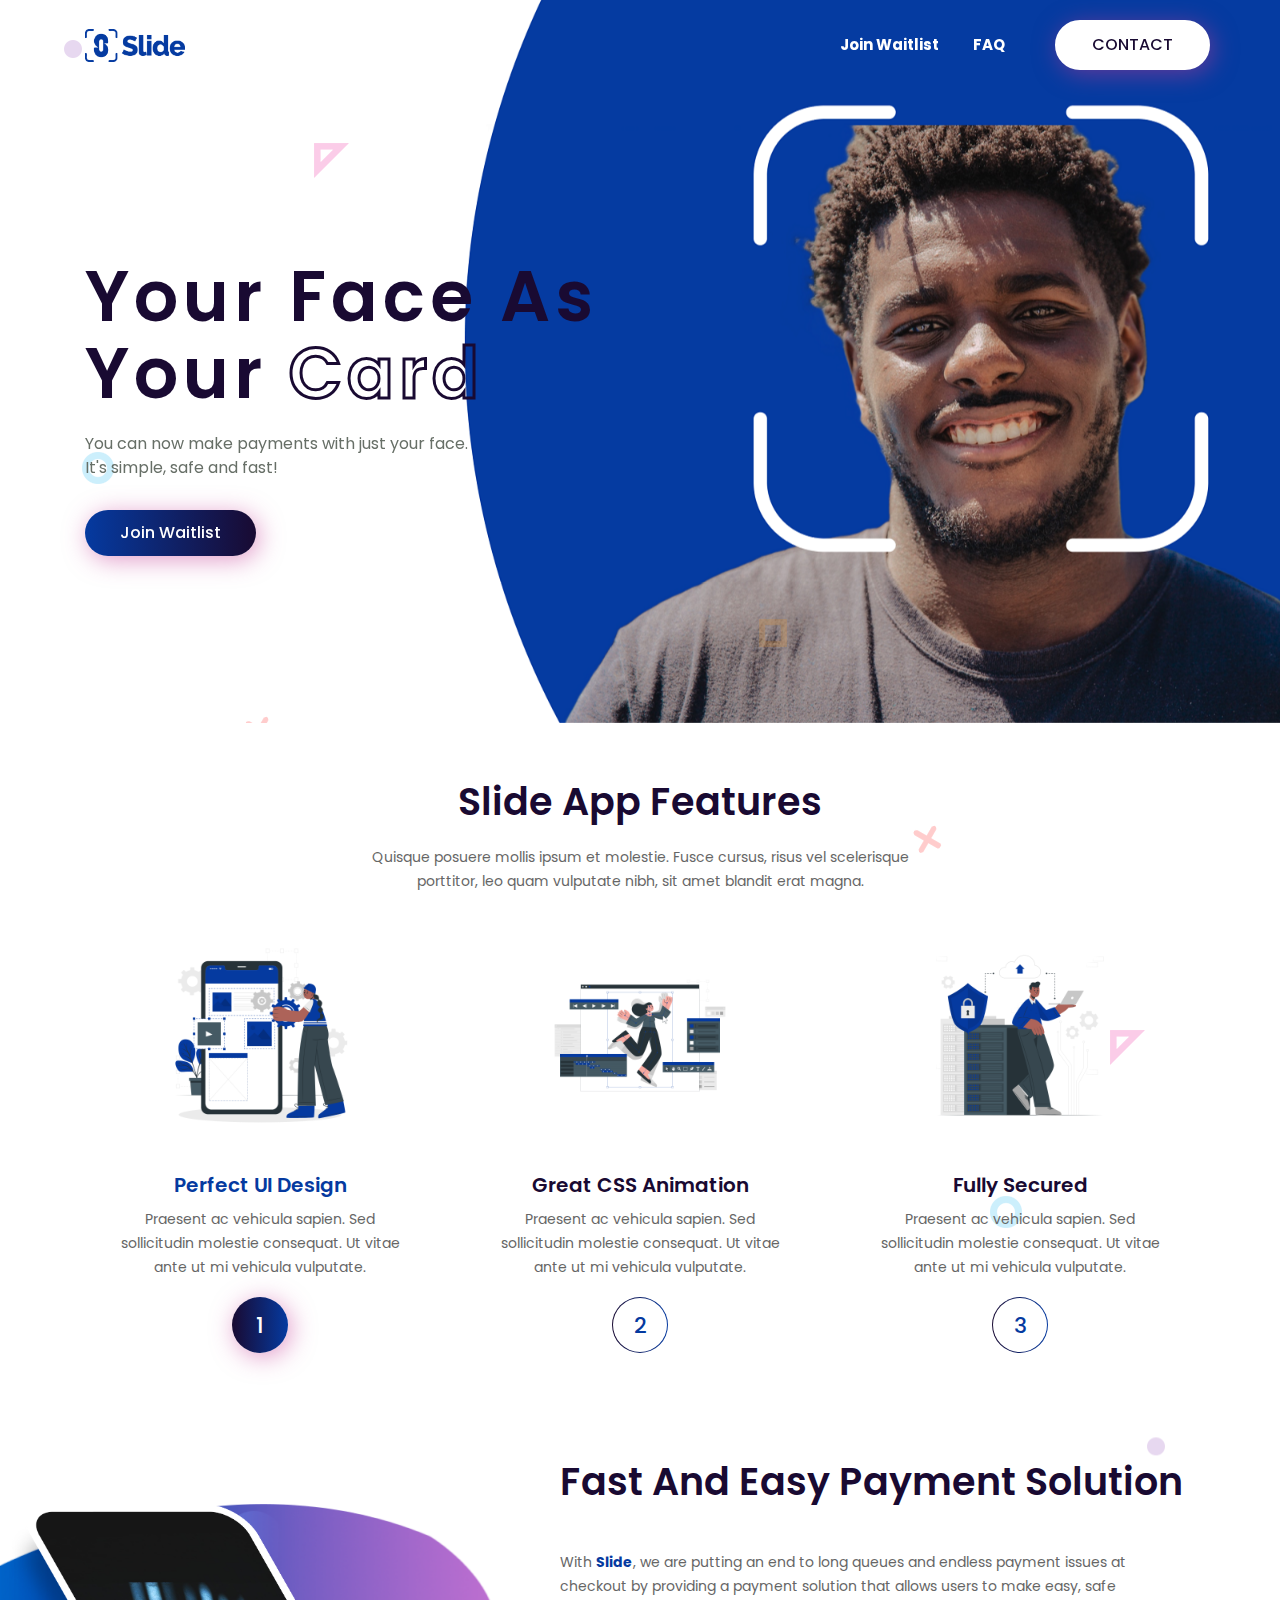
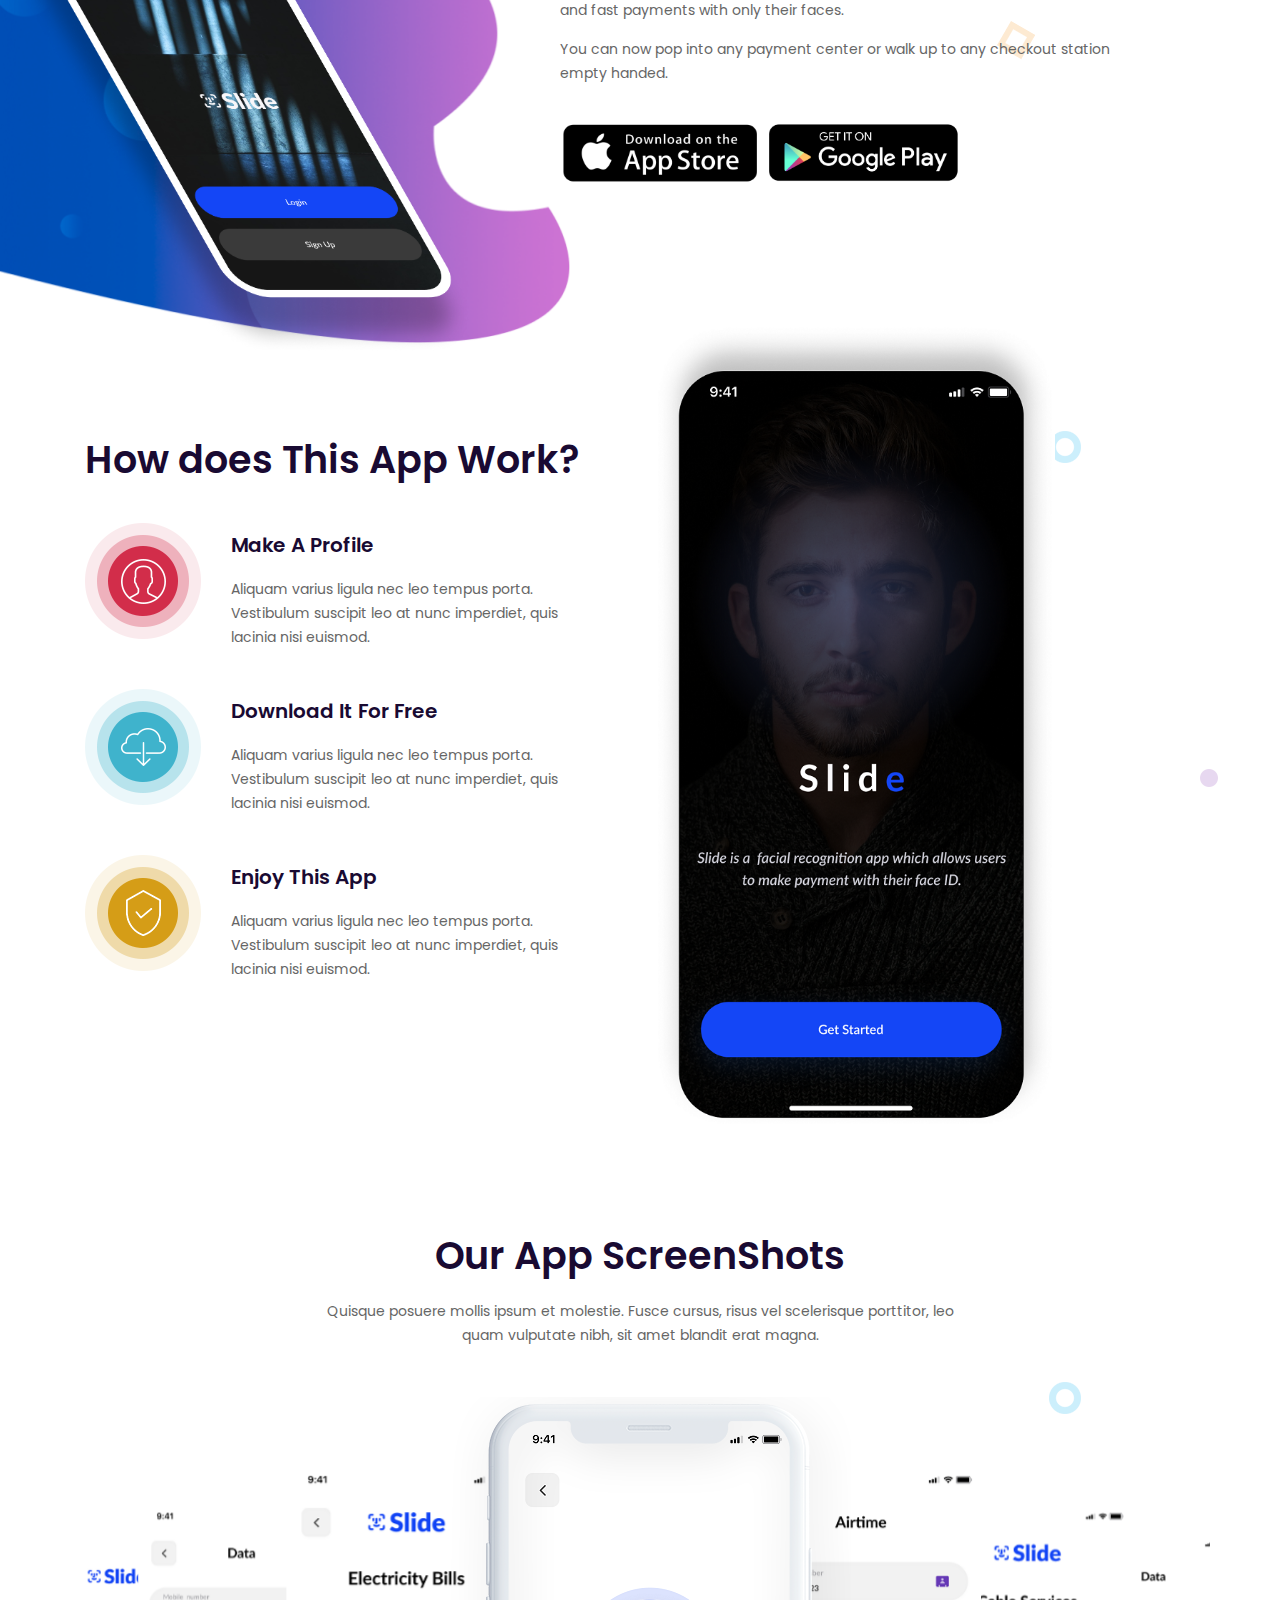
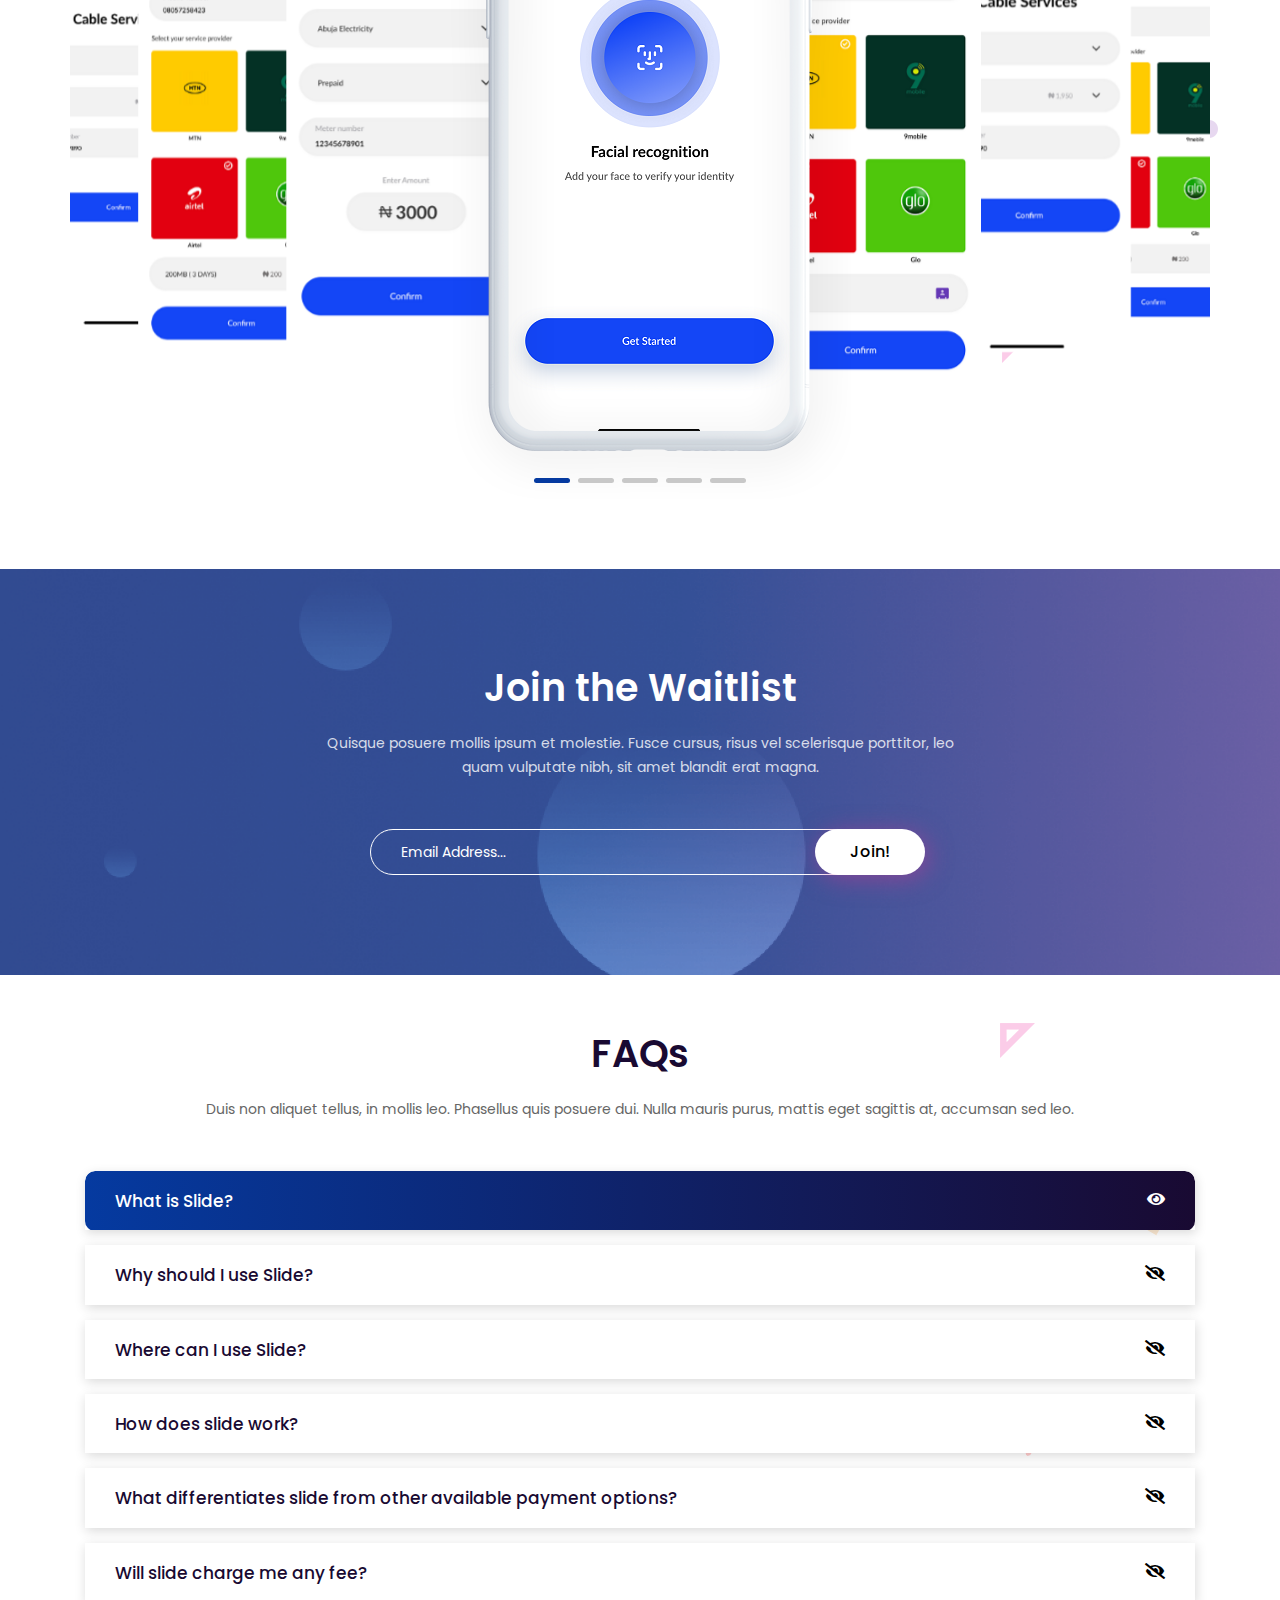
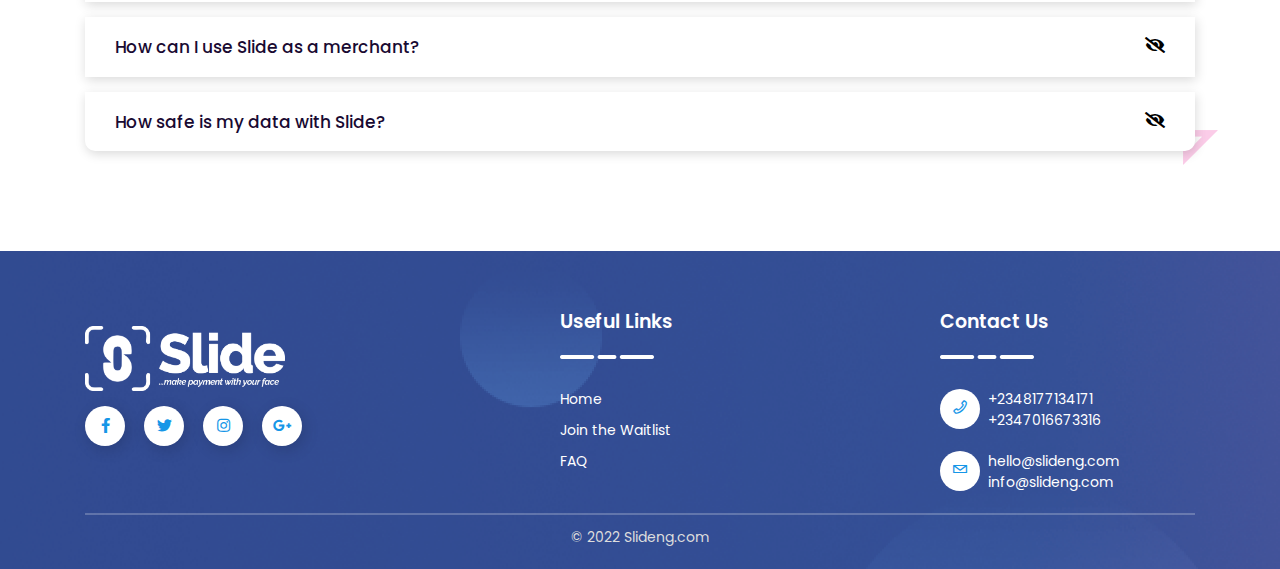
<file: index.html>
﻿<!doctype html>
<html class="no-js" lang="zxx">
    <head>
        <meta charset="utf-8">
        <meta http-equiv="x-ua-compatible" content="ie=edge">
        <title>Slide</title>
        <meta name="description" content="">
        <meta name="viewport" content="width=device-width, initial-scale=1">
		<link rel="shorBtcut icon" type="image/x-icon" href="img/icon/icon.png">
        <!-- Place favicon.ico in the root directory -->

		<!-- CSS here -->
        <link rel="stylesheet" href="css/bootstrap.min.css">
        <link rel="stylesheet" href="css/animate.min.css">
        <link rel="stylesheet" href="css/magnific-popup.css">
        <link rel="stylesheet" href="fontawesome/css/all.min.css">
        <link rel="stylesheet" href="css/dripicons.css">
        <link rel="stylesheet" href="css/slick.css"> 
        <link rel="stylesheet" href="css/default.css">
         <link rel="stylesheet" href="css/swiper.css">
        <link rel="stylesheet" href="css/style.css">
        <link rel="stylesheet" href="css/responsive.css">
       
    </head>
    <body>
        <!-- header -->
        <header class="header-area">            
            <div id="header" class="menu-area">
                <div class="container">
                    <div class="second-menu">
                        <div class="row align-items-center">
                            <div class="col-xl-2 col-lg-2">
                                <div class="logo">
                                    <a href="index.html"><img src="img/icon/slide-ss.png" alt="logo" width="100px"></a>
                                </div>
                            </div>
                            <div class="col-xl-8 col-lg-9">
                                <div class="responsive"><i class="icon dripicons-align-right"></i></div>
                                <div class="main-menu text-right text-xl-right">
                                     <nav id="mobile-menu">
                                        <ul>
                                            <li><a href="#waitlist"><b>Join Waitlist</b></a></li>
                                            <li><a href="#faq"><b>FAQ</b></a></li>
                                            <!-- <li><a href="#contact">Contact</a></li>  -->
                                        </ul>
                                    </nav>
                                </div>
                            </div>
                            <div class="col-xl-2 text-right d-none d-xl-block">
                                <div class="header-btn second-header-btn">
                                    <a href="#contact" class="btn">Contact</a>
                                </div>
                            </div>
                        </div>
                    </div>
                </div>
            </div>
        </header>
        <!-- header-end -->
        <!-- main-area -->
        <main>
            <!-- slider-area -->
            <section id="parallax" class="slider-area slider-bg2 second-slider-bg d-flex fix" style="background-image: url(img/bg/bg1.png); background-position:right 25px; background-repeat: no-repeat; background-size: 100%;">

                <div class="slider-shape ss-one layer" data-depth="0.10"><img src="img/shape/header-sape.png" alt="shape"></div>
               
     			 <div class="slider-shape ss-eight layer" data-depth="0.50"></div>
                    <div class="container">
                        <div class="row">
                            <div class="col-lg-6">
                                <div class="slider-content mt-sm second-slider-content left-center">
                                    <h2 data-animation="fadeInUp" data-delay=".4s">Your Face As Your <span class="transparent">Card</span></h2>
                                    <p data-animation="fadeInUp" data-delay=".6s">You can now make payments with just your face.
                                    <br>
                                    It's simple, safe and fast!</p>
                                    <div class="slider-btn mt-30 mb-30">
                                        <a href="#waitlist" class="btn ss-btn" data-animation="fadeInUp" data-delay=".8s">Join Waitlist</a>
                                    </div>
                                </div>
                            </div>
                            <div class="col-lg-6 on-mobile">
                                <img src="img/bg/mobile.png" alt="shape" class="s-img">
                            </div>
                        </div>
                    </div>
            </section>
            <!-- slider-area-end -->
			 <!-- services-area -->
            <section id="about" class="services-area services-bg pt-50 pb-20" style="background-image: url(img/shape/header-sape2.png); background-position: right top; background-size: auto;background-repeat: no-repeat;">
                <div class="container">
                    <div class="row justify-content-center">
                        <div class="col-xl-7 col-lg-10">
                            <div class="section-title text-center pl-40 pr-40 mb-45">
                                <h2>Slide App Features</h2>
                                <p>Quisque posuere mollis ipsum et molestie. Fusce cursus, risus vel scelerisque porttitor, leo quam vulputate nibh, sit amet blandit erat magna.</p>
                            </div>
                        </div>
                    </div>
                    <div class="row">
                        <div class="col-lg-4 col-md-12 mb-30">
                            <div class="s-single-services active text-center">
                                <div class="services-icon">
                                   <img src="img/icon/ui-design.png" width="200px"/>
                                </div>
                                <div class="second-services-content">
                                    <h5>Perfect UI Design</h5>
                                    <p>Praesent ac vehicula sapien. Sed sollicitudin molestie consequat. Ut vitae ante ut mi vehicula vulputate.</p>
                                    <a href="#"><span>1</span></a>
                                </div>
                            </div>
                        </div>
                        <div class="col-lg-4 col-md-12 mb-30">
                            <div class="s-single-services text-center">
                                 <div class="services-icon">
                                  <img src="img/icon/css-animation.png" width="200px"/>
                                </div>
                                <div class="second-services-content">
                                    <h5>Great CSS Animation</h5>
                                    <p>Praesent ac vehicula sapien. Sed sollicitudin molestie consequat. Ut vitae ante ut mi vehicula vulputate.</p>
                                    <a href="#"><span>2</span></a>
                                </div>
                            </div>
                        </div>
                        <div class="col-lg-4 col-md-12 mb-30">
                           <div class="s-single-services text-center">
                                <div class="services-icon">
                                  <img src="img/icon/fully-secured.png" width="200px"/>
                                </div>
                                <div class="second-services-content">
                                    <h5>Fully Secured</h5>
									<p>Praesent ac vehicula sapien. Sed sollicitudin molestie consequat. Ut vitae ante ut mi vehicula vulputate.</p>
                                    <a href="#"><span>3</span></a>
                                </div>
                            </div>
                        </div>
                       
                    </div>
                  
                </div>
            </section>
            <!-- services-area-end -->
			<!-- choose-area -->
            <section class="choose-area pt-50 pb-25 p-relative" style="background-image: url(img/shape/header-sape3.png); background-position: right center; background-size: auto;background-repeat: no-repeat;">
                <div class="chosse-img" style="background-image:url(img/bg/easy-m-bg.png)"></div>
                <div class="chosse-img2"><img src="img/bg/mobile2.png" alt="mobile"/></div>
                <div class="container">
                    <div class="row">
                        <div class="col-xl-5">
                        </div>
                        <div class="col-xl-7">
                            <div class="choose-wrap">
                                <div class="section-title w-title left-align mb-25">
                                    <h2>Fast And Easy Payment Solution</h2>
                                </div>
                                <div class="choose-content">
                                    <p>With <span class="id-color"><b>Slide</b></span>, we are putting an end to long queues and endless payment issues at checkout by providing a payment solution that allows users to make easy, safe and fast payments with only their faces.</p>
                                     <p>You can now pop into any payment center or walk up to any checkout station empty handed.</p>
                                   
                                    <div class="mt-30">
                                        <a href="#"><img src="/img/icon/apple.png" alt="" width="200px"></a>
                                        <a href="#"><img src="/img/icon/google.png" alt="" width="200px"></a>
                                        <!-- <a href="#"><span class="icon"><img src="img/icon/apple-icon.png" alt="apple-icon"></span> 
                                            <span class="text"> Available on <strong>APP STORE</strong></span></a>
                                        <a href="#" class="g-btn"><span class="icon"><img src="img/icon/g-play-icon.png" alt="apple-icon"></span> 
                                            <span class="text"> Available on <strong>GOOGLE PLAY</strong></span></a> -->
                                    </div>
                                </div>
                            </div>
                        </div>
                    </div>
                </div>
            </section>
            <!-- choose-area-end -->
            <!-- how-app-work -->
            <section id="features" class="app-work pt-50 p-relative" style="background-image: url(img/shape/header-sape4.png); background-position: right center; background-size: auto;background-repeat: no-repeat; margin-top: 50px;">            
                <div class="container">
                    <div class="row align-items-center ">
                       
                        <div class="col-xl-6">
                            <div class="choose-wrap">
                                <div class="section-title w-title left-align mb-15">
                                    <h2>How does This App Work?</h2>
                                </div>
                                <div class="app-work-content mt-20">
                                    <ul>
                                        <li>
                                            <div class="icon"><img src="img/icon/apw-Icon1.png"></div> 
                                            <div class="text">
                                                <h4>Make A Profile</h4>
                                                <p>Aliquam varius ligula nec leo tempus porta. Vestibulum suscipit leo at nunc imperdiet, quis lacinia nisi euismod.</p>
                                            </div>
                                        </li>
                                        <li>
                                            <div class="icon"><img src="img/icon/apw-Icon2.png"></div> 
                                            <div class="text">
                                                <h4>Download It For Free</h4>
                                                <p>Aliquam varius ligula nec leo tempus porta. Vestibulum suscipit leo at nunc imperdiet, quis lacinia nisi euismod.</p>
                                            </div>
                                        </li>
                                        <li>
                                            <div class="icon"><img src="img/icon/apw-Icon3.png"></div> 
                                            <div class="text">
                                                <h4>Enjoy This App</h4>
                                                <p>Aliquam varius ligula nec leo tempus porta. Vestibulum suscipit leo at nunc imperdiet, quis lacinia nisi euismod.</p>
                                            </div>
                                        </li>
                                    </ul>
                                </div>
                            </div>
                        </div>
                         <div class="col-xl-6">
                            <img src="img/bg/app-work-img.png" alt="app-work-img" class="img" width="400px">
                        </div>
                    </div>
                </div>
            </section>
            <!-- how-app-work -->
            <!-- video-area -->
            <!--        
                <div class="video-img2">
                    
                    <img src="img/bg/video-img.png" alt="mobile"/>
                
                    <a href="https://www.youtube.com/watch?v=7e90gBu4pas" class="popup-video"><img src="img/bg/play-btn.png" alt="play-btn.png"></a>
                </div>
                <div class="video-img3">
                    <img src="img/shape/header-sape5.png" alt="header-sape4">
                </div>
                <div class="container">
                    <div class="row">
                        <div class="col-xl-6">
                        </div>
                        <div class="col-xl-6">
                            <div class="video-wrap">
                                <div class="section-title w-title left-align mb-25">
                                    <h2>Introducing Slide!</h2>
                                </div>
                                <div class="video-content">
                                    <p>Praesent fermentum nisl at ipsum facilisis viverra. Ut elementum accumsan finibus. Cras placerat lacinia mi, ac dictum ante. Donec libero enim, tincidunt sit amet venenatis id, maximus eu quam. </p>
                                     <ul>
                                        <li>
                                            <div class="icon"><img src="img/icon/vs-icon.png"></div> 
                                            <div class="text">Pellentesque placerat, nisi congue vehicula efficitur.
                                            </div>
                                        </li>
                                        <li>
                                            <div class="icon"><img src="img/icon/vs-icon.png"></div> 
                                            <div class="text">Pellentesque placerat, nisi congue vehicula efficitur.
                                            </div>
                                        </li>
                                        <li>
                                            <div class="icon"><img src="img/icon/vs-icon.png"></div> 
                                            <div class="text">Suspendisse vitae varius diam, a vulputate urna.
                                            </div>
                                        </li>
                                    </ul>
                                </div>
                            </div>
                        </div>
                    </div>
                </div>
            </section> -->
            <!-- video-area-end -->
            <!-- screen-area -->
            <section id="screen" class="screen-area services-bg services-two pt-100 pb-70"  style="background-image: url(img/shape/header-sape4.png); background-position: right center; background-size: auto;background-repeat: no-repeat;">
                <div class="container">
                    <div class="row justify-content-center">
                        <div class="col-xl-8 col-lg-10">
                            <div class="section-title text-center pl-40 pr-40 mb-50">                               
                                <h2>Our App ScreenShots</h2>
                                <p>Quisque posuere mollis ipsum et molestie. Fusce cursus, risus vel scelerisque porttitor, leo quam vulputate nibh, sit amet blandit erat magna.</p>
                            </div>
                        </div>
                    </div>
                    <div class="row">
                        
                         <!-- Swiper -->
                          <div class="swiper-container">
                            <div class="swiper-wrapper">
                              <div class="swiper-slide"><img src="img/gallery/screen-img01.png" alt="slide 1"></div>
                              <div class="swiper-slide"><img src="img/gallery/screen-img02.png" alt="slide 1"></div>
                              <div class="swiper-slide"><img src="img/gallery/screen-img03.png" alt="slide 1"></div>
                              <div class="swiper-slide"><img src="img/gallery/screen-img04.png" alt="slide 1"></div>
                              <div class="swiper-slide"><img src="img/gallery/screen-img05.png" alt="slide 1"></div>

                            </div>
                            <!-- Add Pagination -->
                            <div class="swiper-pagination"></div>
                          </div>

          </div>
                    </div>
                    

            </section>
            <!-- screen-area-end -->     
            
            
             <!-- newslater-area -->
            <section class="newslater-area pt-90 pb-100" id="waitlist" style="background-image: url(img/bg/subscribe-bg.png);background-size: cover;" >
                <div class="container">
                    <div class="row justify-content-center">
                        <div class="col-xl-8 col-lg-10">
                            <div class="section-title text-center pl-40 pr-40 mb-50">
                                <h2>Join the Waitlist</h2>
                                <p>Quisque posuere mollis ipsum et molestie. Fusce cursus, risus vel scelerisque porttitor, leo quam vulputate nibh, sit amet blandit erat magna.</p>
                            </div>
                        </div>
                    </div>
                   <div class="row justify-content-center">          
                       <div class="col-xl-6 col-lg-10">
                            <form name="ajax-form" id="contact-form4" action="#" method="post" class="contact-form newslater">
                               <div class="form-group">
                                  <input class="form-control" id="email2" name="email" type="email" placeholder="Email Address..." value="" required=""> 
                                  <button type="submit" class="btn btn-custom" id="send2">Join!</button>
                               </div>
                               <!-- /Form-email -->	
                            </form>
                        </div>
                        
                    </div>
                </div>
            </section>
            <!-- newslater-aread-end -->

            <!-- faq-area -->
            <section class="faq-area pb-100" id="faq" style="background-image: url(img/shape/header-sape6.png); background-position: right center; background-size: auto;background-repeat: no-repeat;">
                <div class="container">
                    <div class="row align-items-end">                        
                        <!-- <div class="col-lg-6">
                            <div class="faq-img text-right">
                                <img src="img/icon/logos-icons.png" alt="img" class="img">
                            </div>
                        </div> -->
                        <div class="col-lg-12">
                            <div class="section-title text-center mb-50 mt-50">                               
                                <h2>FAQs</h2>
                                <p>Duis non aliquet tellus, in mollis leo. Phasellus quis posuere dui. Nulla mauris purus, mattis eget sagittis at, accumsan sed leo.</p>
                            </div>
                            <div class="faq-wrap">
                                <div class="accordion" id="accordionExample">
                                    <div class="card">
                                        <div class="card-header" id="headingThree">
                                            <h2 class="mb-0">
                                                <button class="faq-btn" type="button" data-toggle="collapse"
                                                    data-target="#collapseThree" aria-expanded="true" aria-controls="collapseThree">
                                                    What is Slide?
                                                </button>
                                            </h2>
                                        </div>
                                        <div id="collapseThree" class="collapse" aria-labelledby="headingThree"
                                            data-parent="#accordionExample">
                                            <div class="card-body">
                                                Slide is a biometric-driven payment system that allows you to seamlessly and securely make payment with your face.
                                            </div>
                                        </div>
                                    </div>
                                    <div class="card">
                                        <div class="card-header" id="headingOne">
                                            <h2 class="mb-0">
                                                <button class="faq-btn collapsed" type="button" data-toggle="collapse"
                                                    data-target="#collapseOne" aria-expanded="false" aria-controls="collapseOne">
                                                    Why should I use Slide?
                                                </button>
                                            </h2>
                                        </div>
                                        <div id="collapseOne" class="collapse" aria-labelledby="headingOne" data-parent="#accordionExample">
                                            <div class="card-body">
                                                Slide provides a faster, easier, more convenient and secure payment option, as you simply require just your face to make payments.
                                            </div>
                                        </div>
                                    </div>
                                    <div class="card">
                                        <div class="card-header" id="headingTwo">
                                            <h2 class="mb-0">
                                                <button class="faq-btn collapsed" type="button" data-toggle="collapse"
                                                    data-target="#collapseTwo" aria-expanded="false" aria-controls="collapseTwo">
                                                    Where can I use Slide?
                                                </button>
                                            </h2>
                                        </div>
                                        <div id="collapseTwo" class="collapse" aria-labelledby="headingTwo" data-parent="#accordionExample">
                                            <div class="card-body">
                                                You can use slide at shopping centers, restaurants, filling stations, pharmacies, POS terminals, amongst other payment centers.
                                            </div>
                                        </div>
                                    </div>
                                    <div class="card">
                                        <div class="card-header" id="headingFour">
                                            <h2 class="mb-0">
                                                <button class="faq-btn collapsed" type="button" data-toggle="collapse"
                                                    data-target="#collapseFour" aria-expanded="false" aria-controls="collapseFour">
                                                    How does slide work?
                                                </button>
                                            </h2>
                                        </div>
                                        <div id="collapseFour" class="collapse" aria-labelledby="headingFour" data-parent="#accordionExample">
                                            <div class="card-body">
                                                Slide uses your unique facial identity to identify you as a customer, whilst matching you with the image provided during registration, this enables the authentication of payments.
                  <br>
                  <br>
                  <span class="id-color"><b>Step 1</b></span> - Download the mobile app and create your account.
                  <br>
                  <span class="id-color"><b>Step 2</b></span> - Add your card and register with your face.
                  <br>
                  <span class="id-color"><b>Step 3</b></span> - That's all! Leave your card, cash and phone at home, pop into any of our participating merchant centers, and make payment with just your face.
                                            </div>
                                        </div>
                                    </div>
                                    <div class="card">
                                        <div class="card-header" id="headingFive">
                                            <h2 class="mb-0">
                                                <button class="faq-btn collapsed" type="button" data-toggle="collapse"
                                                    data-target="#collapseFive" aria-expanded="false" aria-controls="collapseFive">
                                                    What differentiates slide from other available payment options?
                                                </button>
                                            </h2>
                                        </div>
                                        <div id="collapseFive" class="collapse" aria-labelledby="headingFive" data-parent="#accordionExample">
                                            <div class="card-body">
                                                Slide provides you with an option of making your payment without using a debit card, cash or mobile transfer. 
                                                <br>
                                                Your face is your card.
                                            </div>
                                        </div>
                                    </div>
                                    <div class="card">
                                        <div class="card-header" id="headingSix">
                                            <h2 class="mb-0">
                                                <button class="faq-btn collapsed" type="button" data-toggle="collapse"
                                                    data-target="#collapseSix" aria-expanded="false" aria-controls="collapseSix">
                                                    Will slide charge me any fee?
                                                </button>
                                            </h2>
                                        </div>
                                        <div id="collapseSix" class="collapse" aria-labelledby="headingSix" data-parent="#accordionExample">
                                            <div class="card-body">
                                                As the customer, Slide will not charge you any fee. We adopt the same Merchant Service Charge (MSC) on POS which is applicable to merchants alone.
                                            </div>
                                        </div>
                                    </div>
                                    <div class="card">
                                        <div class="card-header" id="headingSeven">
                                            <h2 class="mb-0">
                                                <button class="faq-btn collapsed" type="button" data-toggle="collapse"
                                                    data-target="#collapseSeven" aria-expanded="false" aria-controls="collapseSeven">
                                                    How can I use Slide as a merchant?
                                                </button>
                                            </h2>
                                        </div>
                                        <div id="collapseSeven" class="collapse" aria-labelledby="headingSeven" data-parent="#accordionExample">
                                            <div class="card-body">
                                                To have Slide implemented at your center, Please contact us.
                                            </div>
                                        </div>
                                    </div>
                                    <div class="card">
                                        <div class="card-header" id="headingEight">
                                            <h2 class="mb-0">
                                                <button class="faq-btn collapsed" type="button" data-toggle="collapse"
                                                    data-target="#collapseEight" aria-expanded="false" aria-controls="collapseEight">
                                                    How safe is my data with Slide?
                                                </button>
                                            </h2>
                                        </div>
                                        <div id="collapseEight" class="collapse" aria-labelledby="headingEight" data-parent="#accordionExample">
                                            <div class="card-body">
                                                At Slide, we ensure your data and privacy is prioritized. We are keen on our principle of transparency and the safety of our users because we believe this is the hallmark of our business.
                                            </div>
                                        </div>
                                    </div>
                                </div>
                            </div>
                        </div>
                    </div>
                </div>
            </section>
            <!-- faq-aread-end -->
          
			<!-- pricing-area -->
            <!-- <section id="pricing" class="pricing-area pt-100 pb-50" style="background-image: url(img/shape/header-sape7.png); background-position: right center; background-size: auto;background-repeat: no-repeat;">
                <div class="container">
                    <div class="row justify-content-center">
                        <div class="col-xl-7 col-lg-8">
                            <div class="section-title text-center mb-50">     
                                <h2>Our Pricing Plans</h2>
                                <p>Quisque posuere mollis ipsum et molestie. Fusce cursus, risus vel scelerisque porttitor, leo quam vulputate nibh, sit amet blandit erat magna.</p>
                            </div>
                             <nav class="pricing-tab mb-60">
                        <span class="monthly_tab_title">
                        Monthly                 </span>
                        <span class="pricing-tab-switcher"></span>
                        <span class="annual_tab_title">
                        Annual                  </span>
                     </nav>
                        </div>
                        
                       
                        
                    </div>
                    <div class="row">
                        <div class="col-lg-3 col-md-6">
                            <div class="pricing-box text-center mb-60">
                                <div class="pricing-head">                                  
                                    <h4>Beginner</h4>
                                    <div class="pricing-amount">
                                       <div class="annual_price">
                                          <sup><span class="currency">$</span></sup>
                                          <span class="price"> 95 </span>
                                          <span class="subscription"> / Annual </span>
                                       </div>
                                       <div class="monthly_price">
                                          <sup><span class="currency">$</span></sup>
                                          <span class="price"> 15 </span>
                                          <span class="subscription"> / Monthly </span>
                                       </div>
                                    </div>
                                    <h5>I have a dream</h5>
                                </div>
                                
                                <div class="pricing-body mb-40 text-left">
                                    
									<ul>
										<li>1000+ projets</li>
										<li>No transaction fees</li>
										<li>Unlimited Storage</li>
										<li>5 Download</li>
									</ul>
                                </div>
                                <div class="pricing-btn">
                                    <a href="#" class="btn">Start Now</a>
                                </div>
                            </div>
                        </div>
                        
                        <div class="col-lg-3 col-md-6">
                            <div class="pricing-box active text-center mb-60">
                                <div class="poppuler">
                                    <span class="btn">Poppuler</span>
                                </div>
                                <div class="pricing-head">                                  
                                    <h4>Starter</h4>
                                    <div class="pricing-amount">
                                       <div class="annual_price">
                                          <sup><span class="currency">$</span></sup>
                                          <span class="price">  78 </span>
                                          <span class="subscription"> /Annual </span>
                                       </div>
                                       <div class="monthly_price">
                                          <sup><span class="currency">$</span></sup>
                                          <span class="price"> 15 </span>
                                          <span class="subscription"> /Monthly </span>
                                       </div>
                                    </div>
                                    <h5>I have a dream</h5>
                                </div>
                                 <div class="pricing-body mb-40 text-left">
                                    
									<ul>
										<li>1000+ projets</li>
										<li>No transaction fees</li>
										<li>Unlimited Storage</li>
										<li>5 Download</li>
									</ul>
                                </div>
                                <div class="pricing-btn">
                                    <a href="#" class="btn">Start Now</a>
                                </div>
                            </div>
                        </div>
                        <div class="col-lg-3 col-md-6">
                            <div class="pricing-box active text-center mb-60">                 
                                <div class="pricing-head">                                  
                                    <h4>Professionl</h4>
                                    <div class="pricing-amount">
                                       <div class="annual_price">
                                          <sup><span class="currency">$</span></sup>
                                          <span class="price">  90 </span>
                                          <span class="subscription"> / Annual </span>
                                       </div>
                                       <div class="monthly_price">
                                          <sup><span class="currency">$</span></sup>
                                          <span class="price"> 18 </span>
                                          <span class="subscription"> / Monthly </span>
                                       </div>
                                    </div>
                                    <h5>I have a dream</h5>
                                </div>
                                
                                  <div class="pricing-body mb-40 text-left">
                                    
									<ul>
										<li>1000+ projets</li>
										<li>No transaction fees</li>
										<li>Unlimited Storage</li>
										<li>5 Download</li>
									</ul>
                                </div>
                                <div class="pricing-btn">
                                    <a href="#" class="btn">Start Now</a>
                                </div>
                            </div>
                        </div>
                        <div class="col-lg-3 col-md-6">
                           <div class="pricing-box active text-center mb-60">
                                <div class="pricing-head">                                   
                                    <h4>Power Plan</h4>
                                    <div class="pricing-amount">
                                       <div class="annual_price">
                                          <sup><span class="currency">$</span></sup>
                                          <span class="price"> 120 </span>
                                          <span class="subscription"> / Annual </span>
                                       </div>
                                       <div class="monthly_price">
                                          <sup><span class="currency">$</span></sup>
                                          <span class="price"> 25 </span>
                                          <span class="subscription"> / Monthly </span>
                                       </div>
                                    </div>
                                    <h5>I have a dream</h5>
                                </div>
                                <div class="pricing-body mb-40 text-left">
                                    
									<ul>
										<li>1000+ projets</li>
										<li>No transaction fees</li>
										<li>Unlimited Storage</li>
										<li>5 Download</li>
									</ul>
                                </div>
                                <div class="pricing-btn">
                                    <a href="#" class="btn">Start Now</a>
                                </div>
                            </div>
                        </div>
                    </div>
                </div>
            </section> -->
            <!-- pricing-area-end -->
			
            <!-- testimonial-area -->
            <!-- <section id="testimonios" class="testimonial-area testimonial-p  pt-100 pb-70" style="background-image:url(img/bg/client-bg.png); background-repeat: no-repeat; background-position: right center;">
                <div class="container">
                    <div class="row">    
                        <div class="col-lg-6">
                             <div class="section-title center-align">                              
                                <h2>What Our Clients Say’s</h2>
                                <p>Quisque posuere mollis ipsum et molestie. Fusce cursus, risus vel scelerisque porttitor, leo quam vulputate nibh, sit amet blandit erat magna.</p>
                            </div>
                        </div>
                        <div class="col-lg-12">
                           
                            <div class="testimonial-active">
                                <div class="col-xl-4">
                                    <div class="single-testimonial">
                                        <div class="testi-author text-left">
                                            <img src="img/testimonial/testi_avatar.png" alt="img">
                                            <div class="ta-info">
                                                <h6>Mr Jone Dose</h6>
                                                <span>Author</span>
                                            </div>
                                        </div>
                                        <div class="qutation"><img src="img/bg/qutation.png" alt="qutation.png"></div>
                                        
                                        <p>Praesent fermentum nisl at ipsum fcilisis viverra elementum accumsan finibus. Cras placerat lacinia mitincidunt sit amet venenatis.</p>
                                        
                                    </div>
                                </div>
                                 <div class="col-xl-4">
                                    <div class="single-testimonial">
                                       <div class="testi-author text-left">
                                            <img src="img/testimonial/testi_avatar2.png" alt="img">
                                            <div class="ta-info">
                                                <h6>Mr Jone Dose</h6>
                                                <span>Author</span>
                                            </div>
                                        </div>
                                         <div class="qutation"><img src="img/bg/qutation.png" alt="qutation.png"></div>
                                         <p>Praesent fermentum nisl at ipsum fcilisis viverra elementum accumsan finibus. Cras placerat lacinia mitincidunt sit amet venenatis.</p>
                                        
                                       
                                    </div>
                                </div>
                                 <div class="col-xl-4">
                                    <div class="single-testimonial">
                                         <div class="testi-author text-left">
                                            <img src="img/testimonial/testi_avatar3.png" alt="img">
                                            <div class="ta-info">
                                                <h6>Mr Jone Dose</h6>
                                                <span>Web Developer</span>
                                            </div>
                                        </div>
                                         <div class="qutation"><img src="img/bg/qutation.png" alt="qutation.png"></div>
                                        <p>Praesent fermentum nisl at ipsum fcilisis viverra elementum accumsan finibus. Cras placerat lacinia mitincidunt sit amet venenatis.</p>
                                        
                                    </div>
                                </div>
                                 <div class="col-xl-4">
                                    <div class="single-testimonial">
                                        <div class="testi-author text-left">
                                            <img src="img/testimonial/testi_avatar.png" alt="img">
                                            <div class="ta-info">
                                                <h6>Mr Jone Dose</h6>
                                                <span>Web Developer</span>
                                            </div>
                                        </div>
                                        <div class="qutation"><img src="img/bg/qutation.png" alt="qutation.png"></div>
                                         <p>Praesent fermentum nisl at ipsum fcilisis viverra elementum accumsan finibus. Cras placerat lacinia mitincidunt sit amet venenatis.</p>
                                        
                                    </div>
                                </div>
                                 <div class="col-xl-4">
                                    <div class="single-testimonial">
                                        <div class="testi-author text-left">
                                            <img src="img/testimonial/testi_avatar2.png" alt="img">
                                            <div class="ta-info">
                                                <h6>Mr Jone Dose</h6>
                                                <span>Web Developer</span>
                                            </div>
                                        </div>
                                        <div class="qutation"><img src="img/bg/qutation.png" alt="qutation.png"></div>
                                        <p>Praesent fermentum nisl at ipsum fcilisis viverra elementum accumsan finibus. Cras placerat lacinia mitincidunt sit amet venenatis.</p>
                                        
                                    </div>
                                </div>
                                
                                
                            </div>
                        </div>
						
                    </div>
                </div>
            </section> -->
            <!-- testimonial-area-end -->


            <!-- contact-area -->
            <!-- <section id="contact" class="contact-area contact-bg  pt-50 pb-100 p-relative fix"  style="background-image: url(img/shape/header-sape8.png); background-position: right center; background-size: auto;background-repeat: no-repeat;">
                <div class="container">
             
					<div class="row">
						<div class="col-lg-6">
                            <div class="contact-img2">
                                <img src="img/bg/illustration.png" alt="test">
                            </div>						
						</div>
						<div class="col-lg-6">
                            <div class="section-title mb-40">                              
                                <h2>Get In Touch</h2>
                                  <p>Quisque posuere mollis ipsum et molestie. Fusce cursus, risus vel scelerisque porttitor, leo quam vulputate nibh, sit amet blandit erat magna.</p>
                            </div>
						<form action="#" class="contact-form">
							<div class="row">
                            <div class="col-lg-12">
                                <div class="contact-field p-relative c-name mb-20">                                    
                                    <input type="text" placeholder="Name">
                                </div>                               
                            </div>
							 <div class="col-lg-12">                    
                                <div class="contact-field p-relative c-email mb-20">                                    
                                    <input type="text" placeholder="Email">
                                </div>                                
                            </div>
							 <div class="col-lg-12">                      
                                <div class="contact-field p-relative c-subject mb-20">                                   
                                    <input type="text" placeholder="Phone">
                                </div>
                            </div>
							
                            <div class="col-lg-12">
                                <div class="contact-field p-relative c-message mb-45">                                  
                                    <textarea name="message" id="message" cols="10" rows="10" placeholder="Write comments"></textarea>
                                </div>
                                <button class="btn">Send Message</button>
                            </div>
                            </div>
                        
                    </form>
						</div>
					</div>
                    
                </div>
               
            </section> -->
            <!-- contact-area-end -->
        </main>
        <!-- main-area-end -->
        <!-- footer -->
        <footer class="footer-bg footer-p pt-60" id="contact" style="background-image: url(img/bg/Vector.png); background-size: auto;background-repeat: no-repeat;">            
  
            <div class="footer-top">
                <div class="container">
                    <div class="row justify-content-between">
                        <div class="col-xl-3 col-lg-3 col-sm-4">
                            <div class="footer-widget mb-30">
                                <div class="logo mt-15 mb-15">
                                    <a href="#"><img src="img/icon/Slide-white-logo.png" alt="logo" width="200px"></a>
                                </div>
                                
                                <div class="footer-social">
                                    <a href="#"><i class="fab fa-facebook-f"></i></a>
                                    <a href="#"><i class="fab fa-twitter"></i></a>
                                    <a href="#"><i class="fab fa-instagram"></i></a>
                                    <a href="#"><i class="fab fa-google-plus-g"></i></a>
                                </div>
                            </div>
                        </div>
                        <div class="col-xl-2 col-lg-3 col-sm-4">
                            <div class="footer-widget mb-30">
                                <div class="f-widget-title">
                                    <h5>Useful Links</h5>
                                </div>
                                <div class="footer-link">
                                    <ul>
                                        <li><a href="#">Home</a></li>
                                        <li><a href="#">Join the Waitlist</a></li>
                                        <li><a href="#">FAQ</a></li>                                     
                                    </ul>
                                </div>
                            </div>
                        </div>                        
                        <div class="col-xl-3 col-lg-3 col-sm-4">
                            <div class="footer-widget mb-30">
                                <div class="f-widget-title">
                                    <h5>Contact Us</h5>
                                </div>
                                <div class="footer-link">
                                    <div class="f-contact">
                                    <ul>
                                    <li>
                                        <i class="icon dripicons-phone"></i>
                                        <span>+2348177134171<br>+2347016673316</span>
                                    </li>
                                    <li>
                                        <i class="icon dripicons-mail"></i>
                                         <span><a href="mailto:hello@slideng.com">hello@slideng.com</a><br><a href="mailto:info@slideng.com">info@slideng.com</a></span>
                                    </li>
                                </ul>
                                    
                                    </div>
                                   
                                    
                                </div>
                            </div>
                        </div>
                    </div>
                </div>
            </div>
            <div class="copyright-wrap text-center">
                <div class="container">
                    <div class="row">
                        <div class="col-12">
                            <div class="copyright-text">
                                <p>&copy; 2022 Slideng.com</p>
                            </div>
                        </div>
                    </div>
                </div>
            </div>
        </footer>
        <!-- footer-end -->


		<!-- JS here -->
        <script src="js/vendor/modernizr-3.5.0.min.js"></script>
        <script src="js/vendor/jquery-1.12.4.min.js"></script>
        <script src="js/popper.min.js"></script>
        <script src="js/bootstrap.min.js"></script>
        <script src="js/one-page-nav-min.js"></script>
        <script src="js/slick.min.js"></script>
        <script src="js/ajax-form.js"></script>
        <script src="js/paroller.js"></script>
        <script src="js/wow.min.js"></script>
        <script src="js/js_isotope.pkgd.min.js"></script>
        <script src="js/imagesloaded.min.js"></script>
        <script src="js/parallax.min.js"></script>
        <script src="js/jquery.waypoints.min.js"></script>
        <script src="js/jquery.counterup.min.js"></script>
        <script src="js/jquery.scrollUp.min.js"></script>
        <script src="js/typed.js"></script>
        <script src="js/parallax-scroll.js"></script>
        <script src="js/jquery.magnific-popup.min.js"></script>
        <script src="js/element-in-view.js"></script>
        <script src="js/swiper.min.js"></script>
        <script src="js/main.js"></script>
      
        
        
    </body>
</html>
</file>
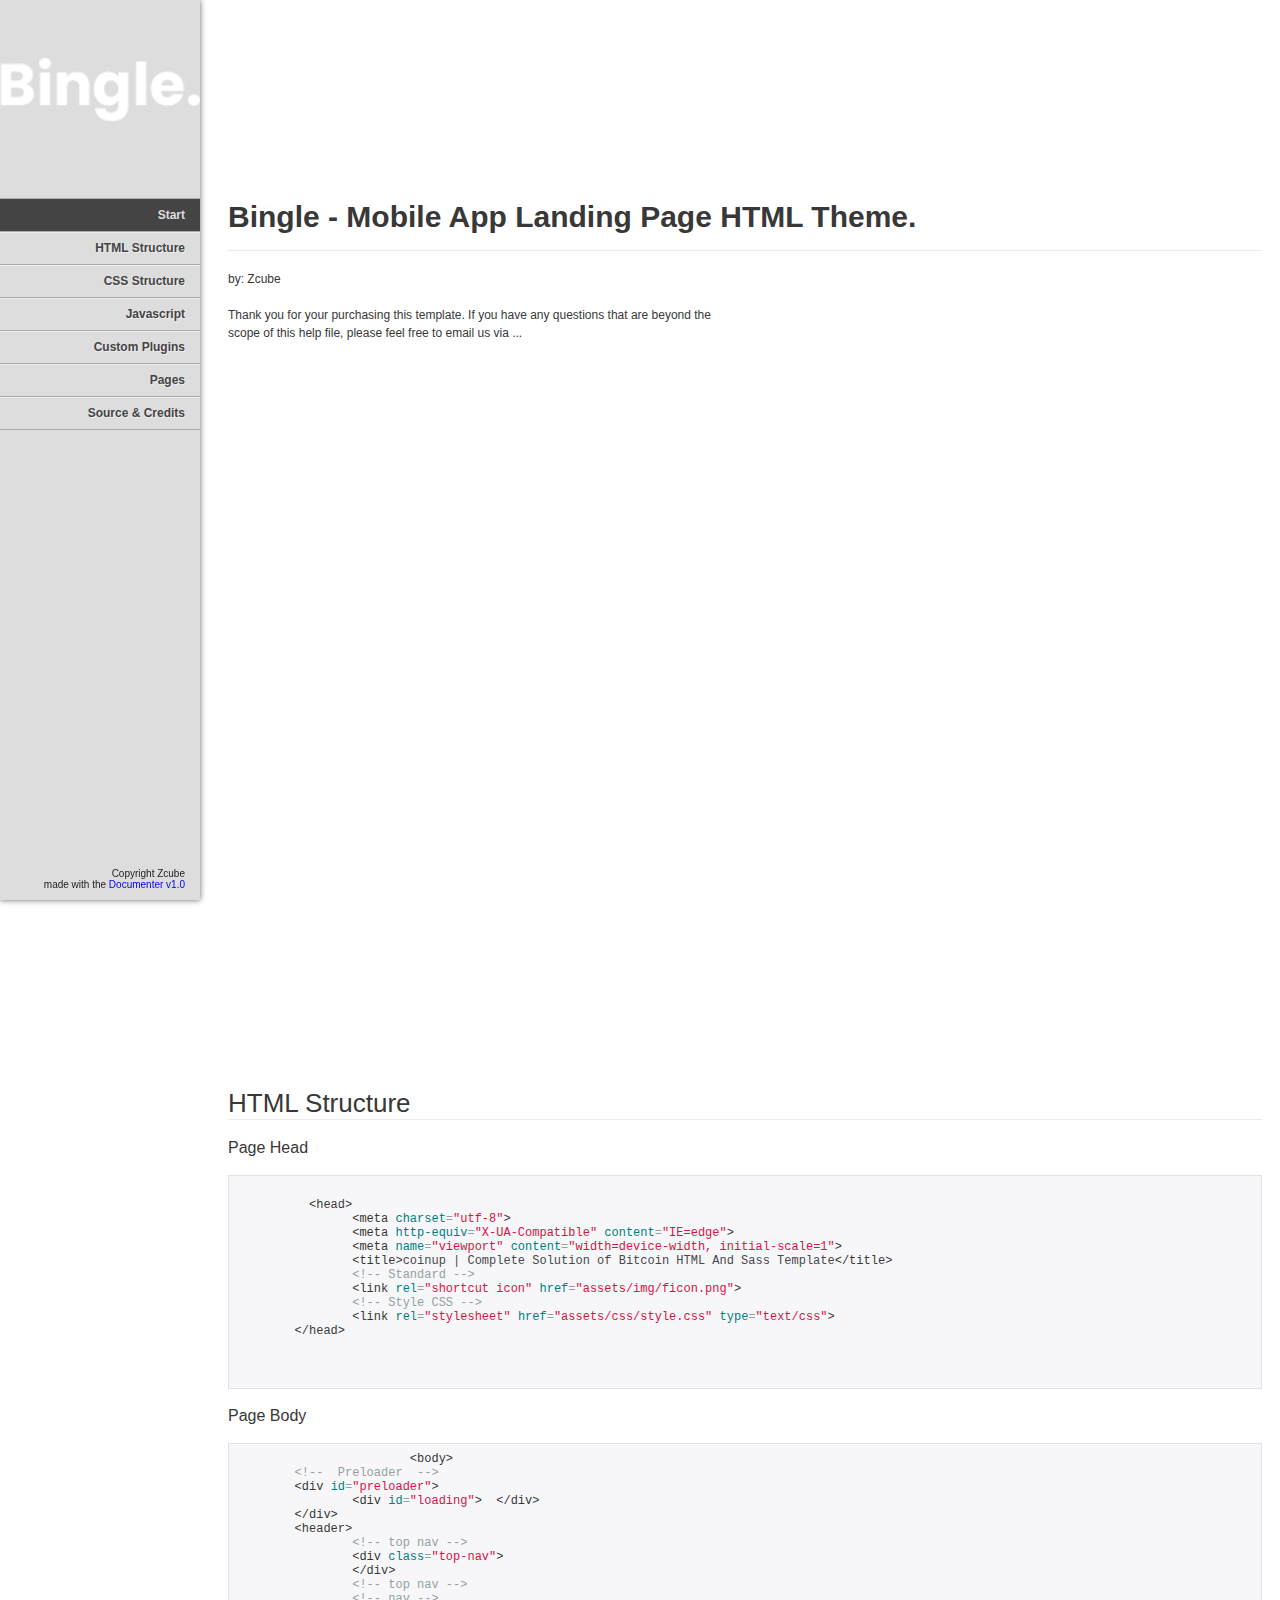
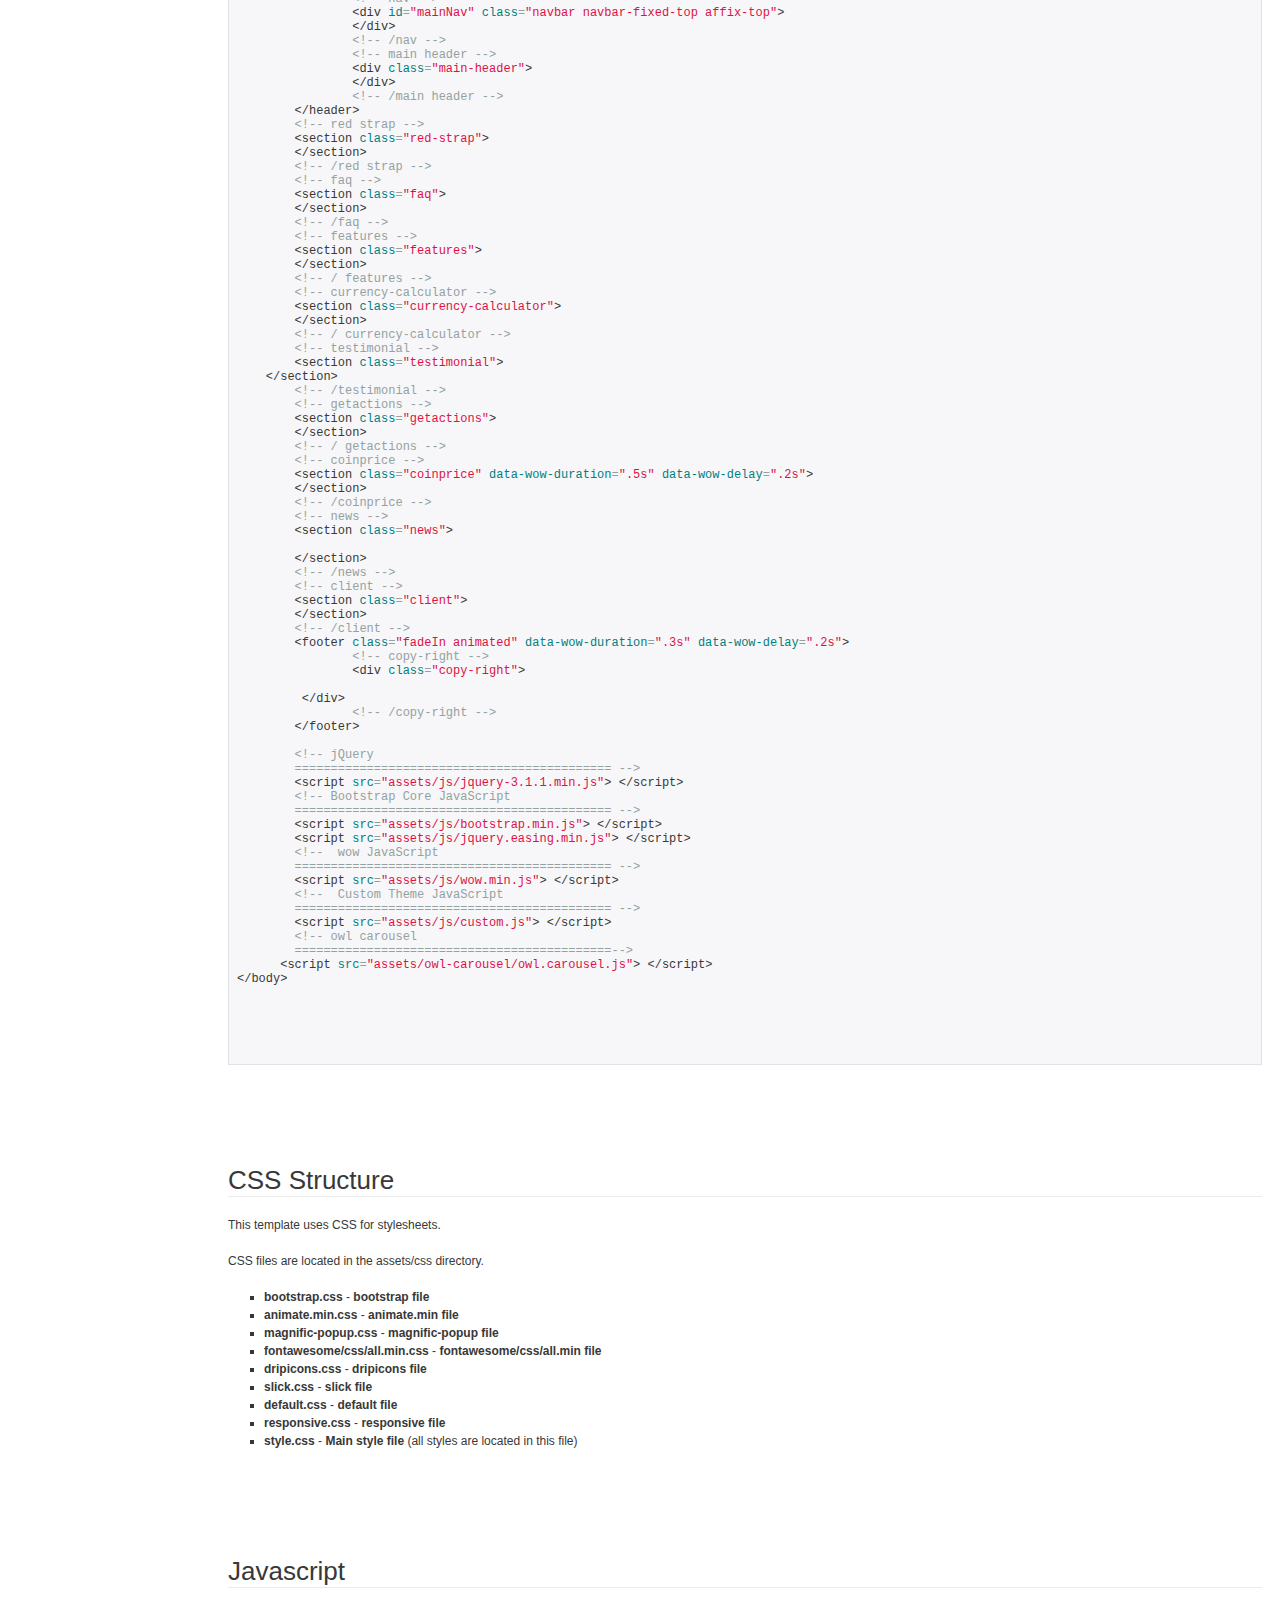
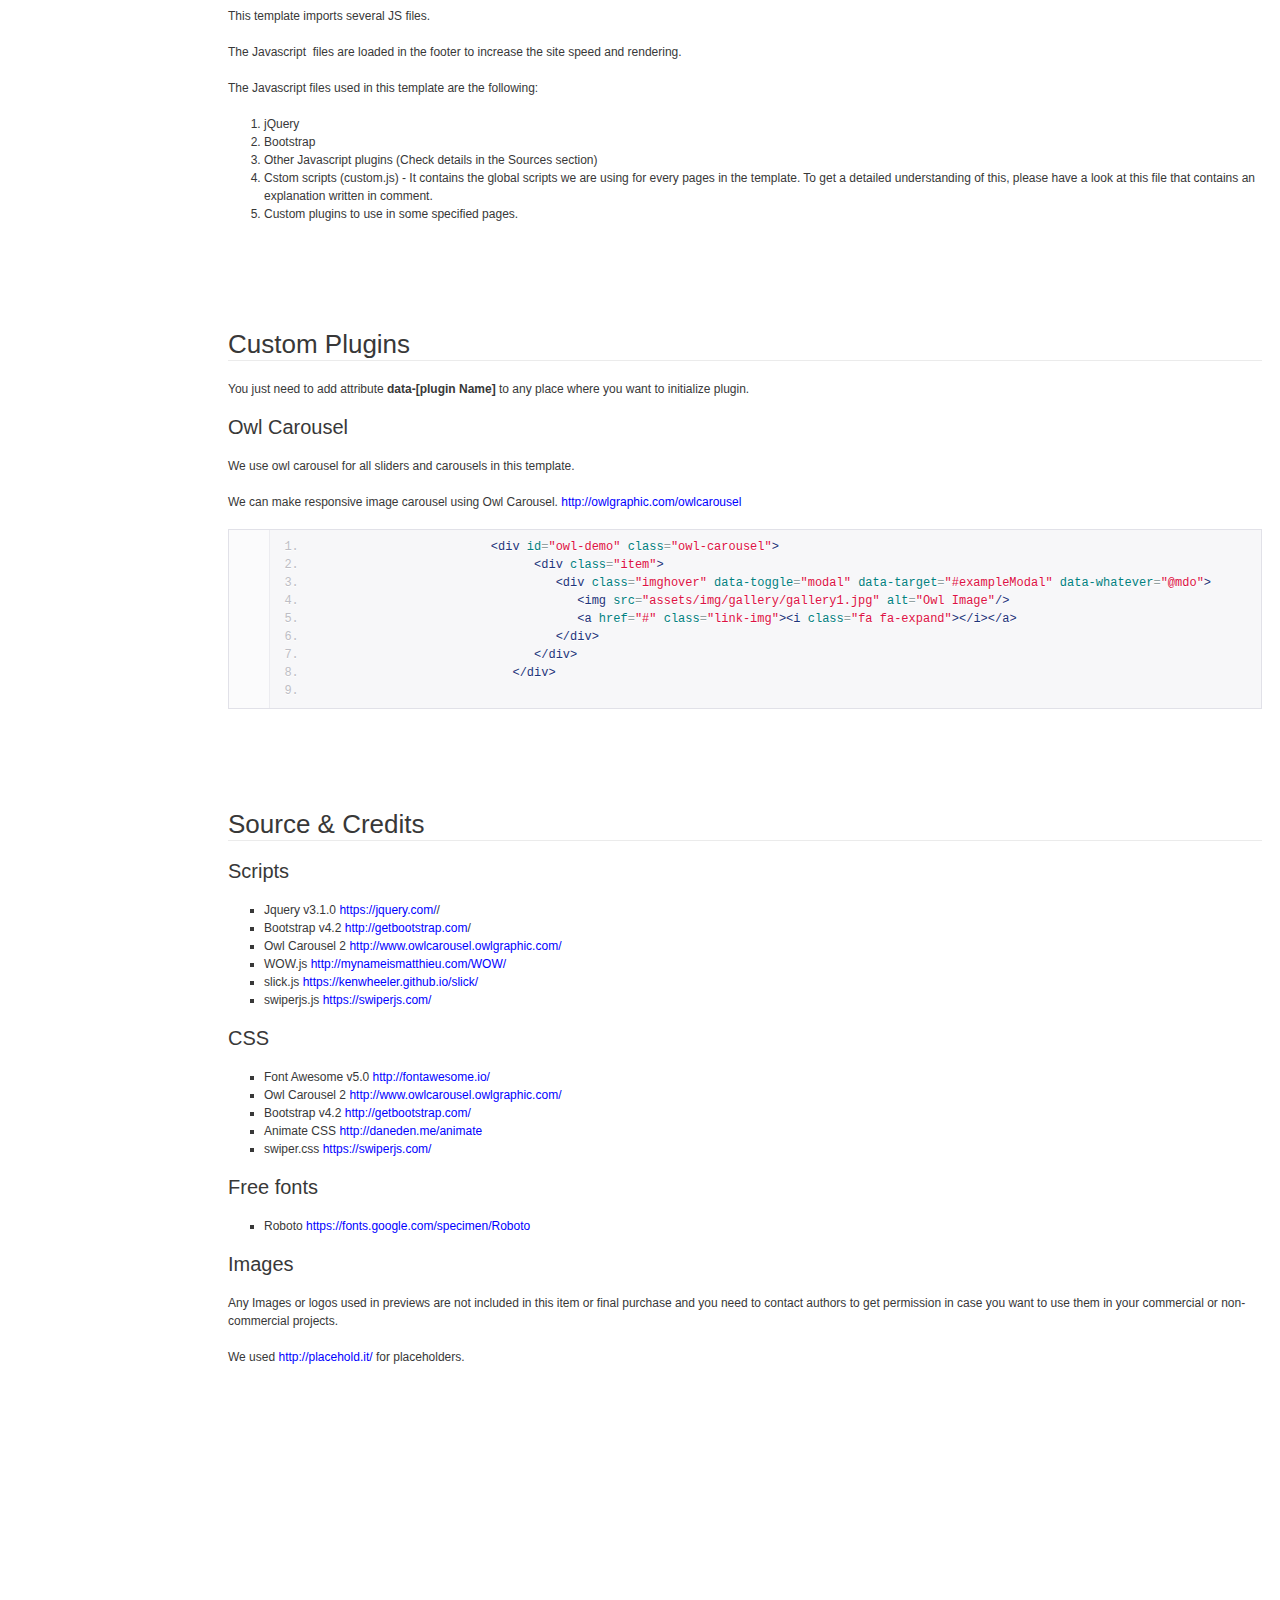
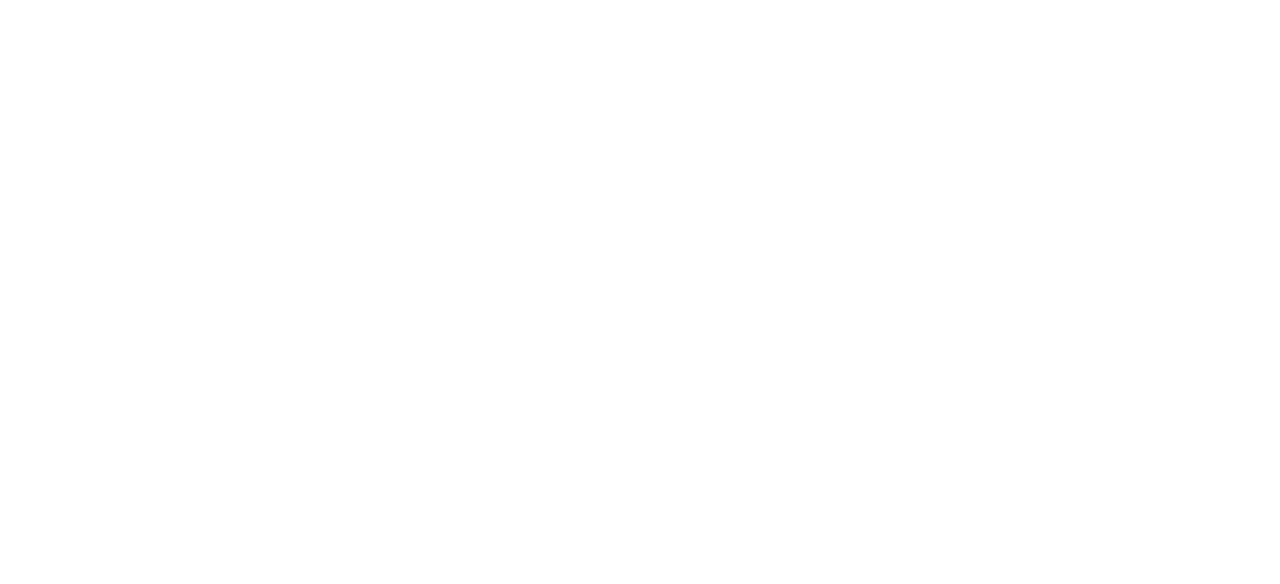
<file: Documentation/index.html>
<!doctype html>
<html lang="en-us">

<head>
	<meta charset="utf-8">
	<title>Bingle - Mobile App Landing Page HTML Theme.</title>
	<meta name="description" content="">
	<meta name="author" content="SoapTheme">
	<meta name="copyright" content="SoapTheme">
	<meta name="generator" content="Documenter v2.0 http://rxa.li/documenter">
	<meta name="date" content="2015-01-07T00:00:00+01:00">
	<link rel="icon" type="image/png" href="assets/images/favicon.png">
	<link rel="stylesheet" href="assets/css/documenter_style.css" media="all">
	<link rel="stylesheet" href="assets/js/google-code-prettify/prettify.css" media="screen">
	<script src="assets/js/google-code-prettify/prettify.js"></script>
	<script src="assets/js/jquery.js"></script>
	<script src="assets/js/jquery.scrollTo.js"></script>
	<script src="assets/js/jquery.easing.js"></script>
	<script>
		document.createElement('section');
		var duration = '500',
			easing = 'swing';
	</script>
	<script src="assets/js/script.js"></script>
	<style>
		html {
			background-color: #FFFFFF;
			color: #383838;
		}
		
		::-moz-selection {
			background: #444444;
			color: #DDDDDD;
		}
		
		::selection {
			background: #444444;
			color: #DDDDDD;
		}
		
		#documenter_sidebar #documenter_logo {
			background-image: url(assets/images/image_1.png);
            background-size: contain;
		}
		
		a {
			color: #0000FF;
		}
		
		.btn {
			border-radius: 3px;
		}
		
		.btn-primary { 
			background-image: -moz-linear-gradient(top, #0088CC, #0044CC);
			background-image: -ms-linear-gradient(top, #0088CC, #0044CC);
			background-image: -webkit-gradient(linear, 0 0, 0 0088CC%, from(#DDDDDD), to(#0044CC));
			background-image: -webkit-linear-gradient(top, #0088CC, #0044CC);
			background-image: -o-linear-gradient(top, #0088CC, #0044CC);
			background-image: linear-gradient(top, #0088CC, #0044CC);
			filter: progid: DXImageTransform.Microsoft.gradient(startColorstr='#0088CC', endColorstr='#0044CC', GradientType=0);
			border-color: #0044CC #0044CC #bfbfbf;
			color: #FFFFFF;
		}
		
		.btn-primary:hover,
		.btn-primary:active,
		.btn-primary.active,
		.btn-primary.disabled,
		.btn-primary[disabled] {
			border-color: #0088CC #0088CC #bfbfbf;
			background-color: #0044CC;
		}
		
		hr {
			border-top: 1px solid #EBEBEB;
			border-bottom: 1px solid #FFFFFF;
		}
		
		#documenter_sidebar,
		#documenter_sidebar ul a {
			background-color: #DDDDDD;
			color: #222222;
		}
		
		#documenter_sidebar ul a {
			-webkit-text-shadow: 1px 1px 0px #EEEEEE;
			-moz-text-shadow: 1px 1px 0px #EEEEEE;
			text-shadow: 1px 1px 0px #EEEEEE;
		}
		
		#documenter_sidebar ul {
			border-top: 1px solid #AAAAAA;
		}
		
		#documenter_sidebar ul a {
			border-top: 1px solid #EEEEEE;
			border-bottom: 1px solid #AAAAAA;
			color: #444444;
		}
		
		#documenter_sidebar ul a:hover {
			background: #444444;
			color: #DDDDDD;
			border-top: 1px solid #444444;
		}
		
		#documenter_sidebar ul a.current {
			background: #444444;
			color: #DDDDDD;
			border-top: 1px solid #444444;
		}
		
		#documenter_copyright {
			display: block !important;
			visibility: visible !important;
		}
	</style>
</head>

<body class="documenter-project-miracle-responsive-multi-purpose-html5-template">
	<div id="documenter_sidebar">
		<a href="#documenter_cover" id="documenter_logo"></a>
		<ul id="documenter_nav">
			<li><a class="current" href="#documenter_cover">Start</a>
			</li>			
			<li><a href="#html_structure" title="HTML Structure">HTML Structure</a>
			</li>
			<li><a href="#css_structure" title="CSS Structure">CSS Structure</a></li>
			<li><a href="#javascript" title="Javascript">Javascript</a>
			</li>
			<li><a href="#custom_plugins" title="Custom Plugins">Custom Plugins</a>
			</li>
			<li><a href="#pages" title="Pages">Pages</a>
			</li>
			<li><a href="#source_credits" title="Source & Credits">Source & Credits</a>
			</li>
		</ul>
		<div id="documenter_copyright">Copyright Zcube
			<br>made with the <a href="#">Documenter v1.0</a> </div>
	</div>
	<div id="documenter_content">
		<section id="documenter_cover">
			<h1>Bingle - Mobile App Landing Page HTML Theme.</h1>
			<div id="documenter_buttons"></div>
			<hr>
			<ul>
				<li>by: Zcube</li>
			</ul>
			<p>Thank you for your purchasing this template. If you have any questions that are beyond the scope of this help file, please feel free to email us via ...</p>
		</section>
		
		<section id="html_structure">
			<div class="page-header">
				<h3>HTML Structure</h3>
				<hr class="notop"> </div>
			<h5> Page Head</h5>
			<pre class="prettyprint ">
	  
	  &#x3C;head&#x3E;
		&#x3C;meta charset="utf-8"&#x3E;
		&#x3C;meta http-equiv="X-UA-Compatible" content="IE=edge"&#x3E;
		&#x3C;meta name="viewport" content="width=device-width, initial-scale=1"&#x3E;
		&#x3C;title&#x3E;coinup | Complete Solution of Bitcoin HTML And Sass Template&#x3C;/title&#x3E;
		&#x3C;!-- Standard --&#x3E;
		&#x3C;link rel="shortcut icon" href="assets/img/ficon.png"&#x3E;
		&#x3C;!-- Style CSS --&#x3E;
		&#x3C;link rel="stylesheet" href="assets/css/style.css" type="text/css"&#x3E;	
	&#x3C;/head&#x3E;


      </pre>
			<h5> Page Body</h5>
			<pre class="prettyprint ">
			&#x3C;body&#x3E; 
	&#x3C;!--  Preloader  --&#x3E; 
	&#x3C;div id="preloader"&#x3E; 
		&#x3C;div id="loading"&#x3E;  &#x3C;/div&#x3E; 
	&#x3C;/div&#x3E; 
	&#x3C;header&#x3E; 
		&#x3C;!-- top nav --&#x3E; 
		&#x3C;div class="top-nav"&#x3E; 		
		&#x3C;/div&#x3E; 
		&#x3C;!-- top nav --&#x3E; 
		&#x3C;!-- nav --&#x3E; 
		&#x3C;div id="mainNav" class="navbar navbar-fixed-top affix-top"&#x3E; 
		&#x3C;/div&#x3E; 
		&#x3C;!-- /nav --&#x3E; 
		&#x3C;!-- main header --&#x3E; 
		&#x3C;div class="main-header"&#x3E; 			
		&#x3C;/div&#x3E; 
		&#x3C;!-- /main header --&#x3E; 
	&#x3C;/header&#x3E; 
	&#x3C;!-- red strap --&#x3E; 
	&#x3C;section class="red-strap"&#x3E; 	
	&#x3C;/section&#x3E; 
	&#x3C;!-- /red strap --&#x3E; 
	&#x3C;!-- faq --&#x3E; 
	&#x3C;section class="faq"&#x3E; 	
	&#x3C;/section&#x3E; 
	&#x3C;!-- /faq --&#x3E; 
	&#x3C;!-- features --&#x3E; 
	&#x3C;section class="features"&#x3E; 	
	&#x3C;/section&#x3E; 
	&#x3C;!-- / features --&#x3E; 
	&#x3C;!-- currency-calculator --&#x3E; 
	&#x3C;section class="currency-calculator"&#x3E; 		
	&#x3C;/section&#x3E; 
	&#x3C;!-- / currency-calculator --&#x3E; 
	&#x3C;!-- testimonial --&#x3E; 
	&#x3C;section class="testimonial"&#x3E; 
    &#x3C;/section&#x3E; 
	&#x3C;!-- /testimonial --&#x3E; 
	&#x3C;!-- getactions --&#x3E; 
	&#x3C;section class="getactions"&#x3E; 	
	&#x3C;/section&#x3E; 
	&#x3C;!-- / getactions --&#x3E; 
	&#x3C;!-- coinprice --&#x3E; 
	&#x3C;section class="coinprice" data-wow-duration=".5s" data-wow-delay=".2s"&#x3E; 		
	&#x3C;/section&#x3E; 
	&#x3C;!-- /coinprice --&#x3E; 
	&#x3C;!-- news --&#x3E; 
	&#x3C;section class="news"&#x3E; 
	
	&#x3C;/section&#x3E; 
	&#x3C;!-- /news --&#x3E; 
	&#x3C;!-- client --&#x3E; 
	&#x3C;section class="client"&#x3E; 	
	&#x3C;/section&#x3E; 
	&#x3C;!-- /client --&#x3E; 
	&#x3C;footer class="fadeIn animated" data-wow-duration=".3s" data-wow-delay=".2s"&#x3E; 		
		&#x3C;!-- copy-right --&#x3E; 
		&#x3C;div class="copy-right"&#x3E; 
           
         &#x3C;/div&#x3E; 
		&#x3C;!-- /copy-right --&#x3E; 
	&#x3C;/footer&#x3E; 
	
	&#x3C;!-- jQuery 
	============================================ --&#x3E; 
	&#x3C;script src="assets/js/jquery-3.1.1.min.js"&#x3E; &#x3C;/script&#x3E; 
	&#x3C;!-- Bootstrap Core JavaScript 
	============================================ --&#x3E; 
	&#x3C;script src="assets/js/bootstrap.min.js"&#x3E; &#x3C;/script&#x3E; 
	&#x3C;script src="assets/js/jquery.easing.min.js"&#x3E; &#x3C;/script&#x3E; 
	&#x3C;!--  wow JavaScript 
	============================================ --&#x3E; 
	&#x3C;script src="assets/js/wow.min.js"&#x3E; &#x3C;/script&#x3E; 
	&#x3C;!--  Custom Theme JavaScript 
	============================================ --&#x3E; 
	&#x3C;script src="assets/js/custom.js"&#x3E; &#x3C;/script&#x3E; 
	&#x3C;!-- owl carousel 
	============================================--&#x3E; 
      &#x3C;script src="assets/owl-carousel/owl.carousel.js"&#x3E; &#x3C;/script&#x3E;   
&#x3C;/body&#x3E; 
			

      
       
      </pre>
		</section>
		<section id="css_structure">
			<div class="page-header">
				<h3>CSS Structure</h3>
				<hr class="notop"> </div>
			<p> This template uses CSS for stylesheets.</p>
			<p> CSS files are located in the assets/css directory.</p>

			<ul>
				<li> <strong>bootstrap.css</strong> - <strong>bootstrap file</strong></li>
				<li> <strong>animate.min.css</strong> - <strong>animate.min file</strong></li>
				<li> <strong>magnific-popup.css</strong> - <strong>magnific-popup file</strong></li>
				<li> <strong>fontawesome/css/all.min.css</strong> - <strong>fontawesome/css/all.min file</strong></li>
				<li> <strong>dripicons.css</strong> - <strong>dripicons file</strong></li>
				<li> <strong>slick.css</strong> - <strong>slick file</strong></li>
				<li> <strong>default.css</strong> - <strong>default file</strong></li>
				<li> <strong>responsive.css</strong> - <strong>responsive file</strong></li>
				<li> <strong>style.css</strong> - <strong>Main style file</strong> (all styles are located in this file)</li>
			</ul>
		</section>
		
		<section id="javascript">
			<div class="page-header">
				<h3>Javascript</h3>
				<hr class="notop"> </div>
			<p> This template imports several JS files.</p>
			<p> The Javascript&nbsp; files are loaded in the footer to increase the site speed and rendering.</p>
			<p> The Javascript files used in this template are the following:</p>
			<ol>
				<li> jQuery</li>
				<li> Bootstrap</li>
				<li> Other Javascript plugins (Check details in the Sources section)</li>
				<li> Cstom scripts (custom.js) - It contains the global scripts we are using for every pages in the template. To get a detailed understanding of this, please have a look at this file that contains an explanation written in comment.</li>
				<li> Custom plugins to use in some specified pages.</li>
			</ol>
		</section>
		<section id="custom_plugins">
			<div class="page-header">
				<h3>Custom Plugins</h3>
				<hr class="notop">
			</div>
			<p>You just need to add attribute <strong>data-[plugin Name]</strong> to any place where you want to initialize plugin.</p>
			<h4> Owl Carousel</h4>
			<p>We use owl carousel for all sliders and carousels in this template.</p>
			<p> We can make responsive image carousel using Owl Carousel. <a href="http://owlgraphic.com/owlcarousel" target="_blank">http://owlgraphic.com/owlcarousel</a>
			</p>
			<pre class="prettyprint lang-html linenums">
                        &#x3C;div id="owl-demo" class="owl-carousel"&#x3E;
                              &#x3C;div class="item"&#x3E;
                                 &#x3C;div class="imghover" data-toggle="modal" data-target="#exampleModal" data-whatever="@mdo"&#x3E;
                                    &#x3C;img src="assets/img/gallery/gallery1.jpg" alt="Owl Image"/&#x3E;         
                                    &#x3C;a href="#" class="link-img"&#x3E;&#x3C;i class="fa fa-expand"&#x3E;&#x3C;/i&#x3E;&#x3C;/a&#x3E;                              
                                 &#x3C;/div&#x3E;
                              &#x3C;/div&#x3E;                              
                           &#x3C;/div&#x3E;
        </pre>

		</section>

		

	
		<section id="source_credits">
			<div class="page-header">
				<h3>Source & Credits</h3>
				<hr class="notop"> </div>
			<h4> Scripts</h4>
			<ul>
				<li> Jquery v3.1.0 <a href="https://jquery.com/" target="_blank">https://jquery.com/</a>/</li>
				<li> Bootstrap v4.2 <a href="http://getbootstrap.com" target="_blank">http://getbootstrap.com</a>/</li>
				<li> Owl Carousel 2 <a href="http://www.owlcarousel.owlgraphic.com/" target="_blank">http://www.owlcarousel.owlgraphic.com/</a></li>
				<li> WOW.js <a href="http://mynameismatthieu.com/WOW/" target="_blank">http://mynameismatthieu.com/WOW/</a></li>	
				<li> slick.js <a href="https://kenwheeler.github.io/slick/" target="_blank">https://kenwheeler.github.io/slick/</a></li>					
				<li> swiperjs.js <a href="https://swiperjs.com/" target="_blank">https://swiperjs.com/</a></li>					
			</ul>
			<h4> CSS</h4>
			<ul>
				<li> Font Awesome v5.0 <a href="http://fontawesome.io/" target="_blank">http://fontawesome.io/</a></li>
				<li> Owl Carousel 2 <a href="http://www.owlcarousel.owlgraphic.com/" target="_blank">http://www.owlcarousel.owlgraphic.com/</a>
				</li>
				<li> Bootstrap v4.2 <a href="http://getbootstrap.com/" target="_blank">http://getbootstrap.com/</a>
				</li>
				<li> Animate CSS <a href="http://daneden.me/animate" target="_blank">http://daneden.me/animate</a>
				</li>
                <li> swiper.css <a href="https://swiperjs.com/" target="_blank">https://swiperjs.com/</a></li>			
			</ul>
			<h4> Free fonts</h4>
			<ul>
				<li>Roboto <a href="https://fonts.google.com/specimen/Roboto">https://fonts.google.com/specimen/Roboto</a>
				</li>
			</ul>
			<h4> Images</h4>
			<p> Any Images or logos used in previews are not included in this item or final purchase and you need to contact authors to get permission in case you want to use them in your commercial or non-commercial projects.</p>
			<p> We used <a href="http://placehold.it/" target="_blank">http://placehold.it/</a> for placeholders.</p>
		</section>
	</div>
</body>

</html>
</file>
<file: css/dripicons.css>
@charset "UTF-8";

@font-face {
  font-family: "dripicons-v2";
  src:url("../fonts/dripicons-v2.eot");
  src:url("../fonts/dripicons-v2.eot?#iefix") format("embedded-opentype"),
    url("../fonts/dripicons-v2.woff") format("woff"),
    url("../fonts/dripicons-v2.ttf") format("truetype"),
    url("../fonts/dripicons-v2.svg#dripicons-v2") format("svg");
  font-weight: normal;
  font-style: normal;

}

[data-icon]:before {
  font-family: "dripicons-v2" !important;
  content: attr(data-icon);
  font-style: normal !important;
  font-weight: normal !important;
  font-variant: normal !important;
  text-transform: none !important;
  speak: none;
  line-height: 1;
  -webkit-font-smoothing: antialiased;
  -moz-osx-font-smoothing: grayscale;
}

[class^="dripicons-"]:before,
[class*=" dripicons-"]:before {
  font-family: "dripicons-v2" !important;
  font-style: normal !important;
  font-weight: normal !important;
  font-variant: normal !important;
  text-transform: none !important;
  speak: none;
  line-height: 1;
  -webkit-font-smoothing: antialiased;
  -moz-osx-font-smoothing: grayscale;
}

.dripicons-alarm:before {
  content: "\61";
}
.dripicons-align-center:before {
  content: "\62";
}
.dripicons-align-justify:before {
  content: "\63";
}
.dripicons-align-left:before {
  content: "\64";
}
.dripicons-align-right:before {
  content: "\65";
}
.dripicons-anchor:before {
  content: "\66";
}
.dripicons-archive:before {
  content: "\67";
}
.dripicons-arrow-down:before {
  content: "\68";
}
.dripicons-arrow-left:before {
  content: "\69";
}
.dripicons-arrow-right:before {
  content: "\6a";
}
.dripicons-arrow-thin-down:before {
  content: "\6b";
}
.dripicons-arrow-thin-left:before {
  content: "\6c";
}
.dripicons-arrow-thin-right:before {
  content: "\6d";
}
.dripicons-arrow-thin-up:before {
  content: "\6e";
}
.dripicons-arrow-up:before {
  content: "\6f";
}
.dripicons-article:before {
  content: "\70";
}
.dripicons-backspace:before {
  content: "\71";
}
.dripicons-basket:before {
  content: "\72";
}
.dripicons-basketball:before {
  content: "\73";
}
.dripicons-battery-empty:before {
  content: "\74";
}
.dripicons-battery-full:before {
  content: "\75";
}
.dripicons-battery-low:before {
  content: "\76";
}
.dripicons-battery-medium:before {
  content: "\77";
}
.dripicons-bell:before {
  content: "\78";
}
.dripicons-blog:before {
  content: "\79";
}
.dripicons-bluetooth:before {
  content: "\7a";
}
.dripicons-bold:before {
  content: "\41";
}
.dripicons-bookmark:before {
  content: "\42";
}
.dripicons-bookmarks:before {
  content: "\43";
}
.dripicons-box:before {
  content: "\44";
}
.dripicons-briefcase:before {
  content: "\45";
}
.dripicons-brightness-low:before {
  content: "\46";
}
.dripicons-brightness-max:before {
  content: "\47";
}
.dripicons-brightness-medium:before {
  content: "\48";
}
.dripicons-broadcast:before {
  content: "\49";
}
.dripicons-browser:before {
  content: "\4a";
}
.dripicons-browser-upload:before {
  content: "\4b";
}
.dripicons-brush:before {
  content: "\4c";
}
.dripicons-calendar:before {
  content: "\4d";
}
.dripicons-camcorder:before {
  content: "\4e";
}
.dripicons-camera:before {
  content: "\4f";
}
.dripicons-card:before {
  content: "\50";
}
.dripicons-cart:before {
  content: "\51";
}
.dripicons-checklist:before {
  content: "\52";
}
.dripicons-checkmark:before {
  content: "\53";
}
.dripicons-chevron-down:before {
  content: "\54";
}
.dripicons-chevron-left:before {
  content: "\55";
}
.dripicons-chevron-right:before {
  content: "\56";
}
.dripicons-chevron-up:before {
  content: "\57";
}
.dripicons-clipboard:before {
  content: "\58";
}
.dripicons-clock:before {
  content: "\59";
}
.dripicons-clockwise:before {
  content: "\5a";
}
.dripicons-cloud:before {
  content: "\30";
}
.dripicons-cloud-download:before {
  content: "\31";
}
.dripicons-cloud-upload:before {
  content: "\32";
}
.dripicons-code:before {
  content: "\33";
}
.dripicons-contract:before {
  content: "\34";
}
.dripicons-contract-2:before {
  content: "\35";
}
.dripicons-conversation:before {
  content: "\36";
}
.dripicons-copy:before {
  content: "\37";
}
.dripicons-crop:before {
  content: "\38";
}
.dripicons-cross:before {
  content: "\39";
}
.dripicons-crosshair:before {
  content: "\21";
}
.dripicons-cutlery:before {
  content: "\22";
}
.dripicons-device-desktop:before {
  content: "\23";
}
.dripicons-device-mobile:before {
  content: "\24";
}
.dripicons-device-tablet:before {
  content: "\25";
}
.dripicons-direction:before {
  content: "\26";
}
.dripicons-disc:before {
  content: "\27";
}
.dripicons-document:before {
  content: "\28";
}
.dripicons-document-delete:before {
  content: "\29";
}
.dripicons-document-edit:before {
  content: "\2a";
}
.dripicons-document-new:before {
  content: "\2b";
}
.dripicons-document-remove:before {
  content: "\2c";
}
.dripicons-dot:before {
  content: "\2d";
}
.dripicons-dots-2:before {
  content: "\2e";
}
.dripicons-dots-3:before {
  content: "\2f";
}
.dripicons-download:before {
  content: "\3a";
}
.dripicons-duplicate:before {
  content: "\3b";
}
.dripicons-enter:before {
  content: "\3c";
}
.dripicons-exit:before {
  content: "\3d";
}
.dripicons-expand:before {
  content: "\3e";
}
.dripicons-expand-2:before {
  content: "\3f";
}
.dripicons-experiment:before {
  content: "\40";
}
.dripicons-export:before {
  content: "\5b";
}
.dripicons-feed:before {
  content: "\5d";
}
.dripicons-flag:before {
  content: "\5e";
}
.dripicons-flashlight:before {
  content: "\5f";
}
.dripicons-folder:before {
  content: "\60";
}
.dripicons-folder-open:before {
  content: "\7b";
}
.dripicons-forward:before {
  content: "\7c";
}
.dripicons-gaming:before {
  content: "\7d";
}
.dripicons-gear:before {
  content: "\7e";
}
.dripicons-graduation:before {
  content: "\5c";
}
.dripicons-graph-bar:before {
  content: "\e000";
}
.dripicons-graph-line:before {
  content: "\e001";
}
.dripicons-graph-pie:before {
  content: "\e002";
}
.dripicons-headset:before {
  content: "\e003";
}
.dripicons-heart:before {
  content: "\e004";
}
.dripicons-help:before {
  content: "\e005";
}
.dripicons-home:before {
  content: "\e006";
}
.dripicons-hourglass:before {
  content: "\e007";
}
.dripicons-inbox:before {
  content: "\e008";
}
.dripicons-information:before {
  content: "\e009";
}
.dripicons-italic:before {
  content: "\e00a";
}
.dripicons-jewel:before {
  content: "\e00b";
}
.dripicons-lifting:before {
  content: "\e00c";
}
.dripicons-lightbulb:before {
  content: "\e00d";
}
.dripicons-link:before {
  content: "\e00e";
}
.dripicons-link-broken:before {
  content: "\e00f";
}
.dripicons-list:before {
  content: "\e010";
}
.dripicons-loading:before {
  content: "\e011";
}
.dripicons-location:before {
  content: "\e012";
}
.dripicons-lock:before {
  content: "\e013";
}
.dripicons-lock-open:before {
  content: "\e014";
}
.dripicons-mail:before {
  content: "\e015";
}
.dripicons-map:before {
  content: "\e016";
}
.dripicons-media-loop:before {
  content: "\e017";
}
.dripicons-media-next:before {
  content: "\e018";
}
.dripicons-media-pause:before {
  content: "\e019";
}
.dripicons-media-play:before {
  content: "\e01a";
}
.dripicons-media-previous:before {
  content: "\e01b";
}
.dripicons-media-record:before {
  content: "\e01c";
}
.dripicons-media-shuffle:before {
  content: "\e01d";
}
.dripicons-media-stop:before {
  content: "\e01e";
}
.dripicons-medical:before {
  content: "\e01f";
}
.dripicons-menu:before {
  content: "\e020";
}
.dripicons-message:before {
  content: "\e021";
}
.dripicons-meter:before {
  content: "\e022";
}
.dripicons-microphone:before {
  content: "\e023";
}
.dripicons-minus:before {
  content: "\e024";
}
.dripicons-monitor:before {
  content: "\e025";
}
.dripicons-move:before {
  content: "\e026";
}
.dripicons-music:before {
  content: "\e027";
}
.dripicons-network-1:before {
  content: "\e028";
}
.dripicons-network-2:before {
  content: "\e029";
}
.dripicons-network-3:before {
  content: "\e02a";
}
.dripicons-network-4:before {
  content: "\e02b";
}
.dripicons-network-5:before {
  content: "\e02c";
}
.dripicons-pamphlet:before {
  content: "\e02d";
}
.dripicons-paperclip:before {
  content: "\e02e";
}
.dripicons-pencil:before {
  content: "\e02f";
}
.dripicons-phone:before {
  content: "\e030";
}
.dripicons-photo:before {
  content: "\e031";
}
.dripicons-photo-group:before {
  content: "\e032";
}
.dripicons-pill:before {
  content: "\e033";
}
.dripicons-pin:before {
  content: "\e034";
}
.dripicons-plus:before {
  content: "\e035";
}
.dripicons-power:before {
  content: "\e036";
}
.dripicons-preview:before {
  content: "\e037";
}
.dripicons-print:before {
  content: "\e038";
}
.dripicons-pulse:before {
  content: "\e039";
}
.dripicons-question:before {
  content: "\e03a";
}
.dripicons-reply:before {
  content: "\e03b";
}
.dripicons-reply-all:before {
  content: "\e03c";
}
.dripicons-return:before {
  content: "\e03d";
}
.dripicons-retweet:before {
  content: "\e03e";
}
.dripicons-rocket:before {
  content: "\e03f";
}
.dripicons-scale:before {
  content: "\e040";
}
.dripicons-search:before {
  content: "\e041";
}
.dripicons-shopping-bag:before {
  content: "\e042";
}
.dripicons-skip:before {
  content: "\e043";
}
.dripicons-stack:before {
  content: "\e044";
}
.dripicons-star:before {
  content: "\e045";
}
.dripicons-stopwatch:before {
  content: "\e046";
}
.dripicons-store:before {
  content: "\e047";
}
.dripicons-suitcase:before {
  content: "\e048";
}
.dripicons-swap:before {
  content: "\e049";
}
.dripicons-tag:before {
  content: "\e04a";
}
.dripicons-tag-delete:before {
  content: "\e04b";
}
.dripicons-tags:before {
  content: "\e04c";
}
.dripicons-thumbs-down:before {
  content: "\e04d";
}
.dripicons-thumbs-up:before {
  content: "\e04e";
}
.dripicons-ticket:before {
  content: "\e04f";
}
.dripicons-time-reverse:before {
  content: "\e050";
}
.dripicons-to-do:before {
  content: "\e051";
}
.dripicons-toggles:before {
  content: "\e052";
}
.dripicons-trash:before {
  content: "\e053";
}
.dripicons-trophy:before {
  content: "\e054";
}
.dripicons-upload:before {
  content: "\e055";
}
.dripicons-user:before {
  content: "\e056";
}
.dripicons-user-group:before {
  content: "\e057";
}
.dripicons-user-id:before {
  content: "\e058";
}
.dripicons-vibrate:before {
  content: "\e059";
}
.dripicons-view-apps:before {
  content: "\e05a";
}
.dripicons-view-list:before {
  content: "\e05b";
}
.dripicons-view-list-large:before {
  content: "\e05c";
}
.dripicons-view-thumb:before {
  content: "\e05d";
}
.dripicons-volume-full:before {
  content: "\e05e";
}
.dripicons-volume-low:before {
  content: "\e05f";
}
.dripicons-volume-medium:before {
  content: "\e060";
}
.dripicons-volume-off:before {
  content: "\e061";
}
.dripicons-wallet:before {
  content: "\e062";
}
.dripicons-warning:before {
  content: "\e063";
}
.dripicons-web:before {
  content: "\e064";
}
.dripicons-weight:before {
  content: "\e065";
}
.dripicons-wifi:before {
  content: "\e066";
}
.dripicons-wrong:before {
  content: "\e067";
}
.dripicons-zoom-in:before {
  content: "\e068";
}
.dripicons-zoom-out:before {
  content: "\e069";
}
</file>
<file: css/default.css>
/* Deafult Margin & Padding */
/*-- Margin Top --*/
.mt-5 {
	margin-top: 5px;
}
.mt-10 {
	margin-top: 10px;
}
.mt-15 {
	margin-top: 15px;
}
.mt-20 {
	margin-top: 20px;
}
.mt-25 {
	margin-top: 25px;
}
.mt-30 {
	margin-top: 30px;
}
.mt-35 {
	margin-top: 35px;
}
.mt-40 {
	margin-top: 40px;
}
.mt-45 {
	margin-top: 45px;
}
.mt-50 {
	margin-top: 50px;
}
.mt-55 {
	margin-top: 55px;
}
.mt-60 {
	margin-top: 60px;
}
.mt-65 {
	margin-top: 65px;
}
.mt-70 {
	margin-top: 70px;
}
.mt-75 {
	margin-top: 75px;
}
.mt-80 {
	margin-top: 80px;
}
.mt-85 {
	margin-top: 85px;
}
.mt-90 {
	margin-top: 90px;
}
.mt-95 {
	margin-top: 95px;
}
.mt-100 {
	margin-top: 100px;
}
.mt-105 {
	margin-top: 105px;
}
.mt-110 {
	margin-top: 110px;
}
.mt-115 {
	margin-top: 115px;
}
.mt-120 {
	margin-top: 120px;
}
.mt-125 {
	margin-top: 125px;
}
.mt-130 {
	margin-top: 130px;
}
.mt-135 {
	margin-top: 135px;
}
.mt-140 {
	margin-top: 140px;
}
.mt-145 {
	margin-top: 145px;
}
.mt-150 {
	margin-top: 150px;
}
.mt-155 {
	margin-top: 155px;
}
.mt-160 {
	margin-top: 160px;
}
.mt-165 {
	margin-top: 165px;
}
.mt-170 {
	margin-top: 170px;
}
.mt-175 {
	margin-top: 175px;
}
.mt-180 {
	margin-top: 180px;
}
.mt-185 {
	margin-top: 185px;
}
.mt-190 {
	margin-top: 190px;
}
.mt-195 {
	margin-top: 195px;
}
.mt-200 {
	margin-top: 200px;
}
/*-- Margin Bottom --*/

.mb-5 {
	margin-bottom: 5px;
}
.mb-10 {
	margin-bottom: 10px;
}
.mb-15 {
	margin-bottom: 15px;
}
.mb-20 {
	margin-bottom: 20px;
}
.mb-25 {
	margin-bottom: 25px;
}
.mb-30 {
	margin-bottom: 30px;
}
.mb-35 {
	margin-bottom: 35px;
}
.mb-40 {
	margin-bottom: 40px;
}
.mb-45 {
	margin-bottom: 45px;
}
.mb-50 {
	margin-bottom: 50px;
}
.mb-55 {
	margin-bottom: 55px;
}
.mb-60 {
	margin-bottom: 60px;
}
.mb-65 {
	margin-bottom: 65px;
}
.mb-70 {
	margin-bottom: 70px;
}
.mb-75 {
	margin-bottom: 75px;
}
.mb-80 {
	margin-bottom: 80px;
}
.mb-85 {
	margin-bottom: 85px;
}
.mb-90 {
	margin-bottom: 90px;
}
.mb-95 {
	margin-bottom: 95px;
}
.mb-100 {
	margin-bottom: 100px;
}
.mb-105 {
	margin-bottom: 105px;
}
.mb-110 {
	margin-bottom: 110px;
}
.mb-115 {
	margin-bottom: 115px;
}
.mb-120 {
	margin-bottom: 120px;
}
.mb-125 {
	margin-bottom: 125px;
}
.mb-130 {
	margin-bottom: 130px;
}
.mb-135 {
	margin-bottom: 135px;
}
.mb-140 {
	margin-bottom: 140px;
}
.mb-145 {
	margin-bottom: 145px;
}
.mb-150 {
	margin-bottom: 150px;
}
.mb-155 {
	margin-bottom: 155px;
}
.mb-160 {
	margin-bottom: 160px;
}
.mb-165 {
	margin-bottom: 165px;
}
.mb-170 {
	margin-bottom: 170px;
}
.mb-175 {
	margin-bottom: 175px;
}
.mb-180 {
	margin-bottom: 180px;
}
.mb-185 {
	margin-bottom: 185px;
}
.mb-190 {
	margin-bottom: 190px;
}
.mb-195 {
	margin-bottom: 195px;
}
.mb-200 {
	margin-bottom: 200px;
}
/*-- Padding Top --*/

.pt-5 {
	padding-top: 5px;
}
.pt-10 {
	padding-top: 10px;
}
.pt-15 {
	padding-top: 15px;
}
.pt-20 {
	padding-top: 20px;
}
.pt-25 {
	padding-top: 25px;
}
.pt-30 {
	padding-top: 30px;
}
.pt-35 {
	padding-top: 35px;
}
.pt-40 {
	padding-top: 40px;
}
.pt-45 {
	padding-top: 45px;
}
.pt-50 {
	padding-top: 50px;
}
.pt-55 {
	padding-top: 55px;
}
.pt-60 {
	padding-top: 60px;
}
.pt-65 {
	padding-top: 65px;
}
.pt-70 {
	padding-top: 70px;
}
.pt-75 {
	padding-top: 75px;
}
.pt-80 {
	padding-top: 80px;
}
.pt-85 {
	padding-top: 85px;
}
.pt-90 {
	padding-top: 90px;
}
.pt-95 {
	padding-top: 95px;
}
.pt-100 {
	padding-top: 100px;
}
.pt-105 {
	padding-top: 105px;
}
.pt-110 {
	padding-top: 110px;
}
.pt-115 {
	padding-top: 115px;
}
.pt-120 {
	padding-top: 120px;
}
.pt-125 {
	padding-top: 125px;
}
.pt-130 {
	padding-top: 130px;
}
.pt-135 {
	padding-top: 135px;
}
.pt-140 {
	padding-top: 140px;
}
.pt-145 {
	padding-top: 145px;
}
.pt-150 {
	padding-top: 150px;
}
.pt-155 {
	padding-top: 155px;
}
.pt-160 {
	padding-top: 160px;
}
.pt-165 {
	padding-top: 165px;
}
.pt-170 {
	padding-top: 170px;
}
.pt-175 {
	padding-top: 175px;
}
.pt-180 {
	padding-top: 180px;
}
.pt-185 {
	padding-top: 185px;
}
.pt-190 {
	padding-top: 190px;
}
.pt-195 {
	padding-top: 195px;
}
.pt-200 {
	padding-top: 200px;
}
.pt-113 {
	padding-top: 113px;
}
/*-- Padding Bottom --*/

.pb-5 {
	padding-bottom: 5px;
}
.pb-10 {
	padding-bottom: 10px;
}
.pb-15 {
	padding-bottom: 15px;
}
.pb-20 {
	padding-bottom: 20px;
}
.pb-25 {
	padding-bottom: 25px;
}
.pb-30 {
	padding-bottom: 30px;
}
.pb-35 {
	padding-bottom: 35px;
}
.pb-40 {
	padding-bottom: 40px;
}
.pb-45 {
	padding-bottom: 45px;
}
.pb-50 {
	padding-bottom: 50px;
}
.pb-55 {
	padding-bottom: 55px;
}
.pb-60 {
	padding-bottom: 60px;
}
.pb-65 {
	padding-bottom: 65px;
}
.pb-70 {
	padding-bottom: 70px;
}
.pb-75 {
	padding-bottom: 75px;
}
.pb-80 {
	padding-bottom: 80px;
}
.pb-85 {
	padding-bottom: 85px;
}
.pb-90 {
	padding-bottom: 90px;
}
.pb-95 {
	padding-bottom: 95px;
}
.pb-100 {
	padding-bottom: 100px;
}
.pb-105 {
	padding-bottom: 105px;
}
.pb-110 {
	padding-bottom: 110px;
}
.pb-115 {
	padding-bottom: 115px;
}
.pb-120 {
	padding-bottom: 120px;
}
.pb-125 {
	padding-bottom: 125px;
}
.pb-130 {
	padding-bottom: 130px;
}
.pb-135 {
	padding-bottom: 135px;
}
.pb-140 {
	padding-bottom: 140px;
}
.pb-145 {
	padding-bottom: 145px;
}
.pb-150 {
	padding-bottom: 150px;
}
.pb-155 {
	padding-bottom: 155px;
}
.pb-160 {
	padding-bottom: 160px;
}
.pb-165 {
	padding-bottom: 165px;
}
.pb-170 {
	padding-bottom: 170px;
}
.pb-175 {
	padding-bottom: 175px;
}
.pb-180 {
	padding-bottom: 180px;
}
.pb-185 {
	padding-bottom: 185px;
}
.pb-190 {
	padding-bottom: 190px;
}
.pb-195 {
	padding-bottom: 195px;
}
.pb-200 {
	padding-bottom: 200px;
}



/*-- Padding Left --*/
.pl-0 {
	padding-left: 0px;
}
.pl-5 {
	padding-left: 5px;
}
.pl-10 {
	padding-left: 10px;
}
.pl-15 {
	padding-left: 15px;
}
.pl-20{
	padding-left: 20px;
}
.pl-25 {
	padding-left: 35px;
}
.pl-30 {
	padding-left: 30px;
}
.pl-35 {
	padding-left: 35px;
}

.pl-35 {
	padding-left: 35px;
}

.pl-40 {
	padding-left: 40px;
}

.pl-45 {
	padding-left: 45px;
}

.pl-50 {
	padding-left: 50px;
}

.pl-55 {
	padding-left: 55px;
}

.pl-60 {
	padding-left: 60px;
}
.pl-65 {
	padding-left: 65px;
}
.pl-70 {
	padding-left: 70px;
}
.pl-75 {
	padding-left: 75px;
}
.pl-80 {
	padding-left: 80px;
}
.pl-85 {
	padding-left: 80px;
}
.pl-90 {
	padding-left: 90px;
}
.pl-95 {
	padding-left: 95px;
}
.pl-100 {
	padding-left: 100px;
}


/*-- Padding Right --*/
.pr-0 {
	padding-right: 0px;
}
.pr-5 {
	padding-right: 5px;
}
.pr-10 {
	padding-right: 10px;
}
.pr-15 {
	padding-right: 15px;
}
.pr-20{
	padding-right: 20px;
}
.pr-25 {
	padding-right: 35px;
}
.pr-30 {
	padding-right: 30px;
}
.pr-35 {
	padding-right: 35px;
}

.pr-35 {
	padding-right: 35px;
}

.pr-40 {
	padding-right: 40px;
}

.pr-45 {
	padding-right: 45px;
}

.pr-50 {
	padding-right: 50px;
}

.pr-55 {
	padding-right: 55px;
}

.pr-60 {
	padding-right: 60px;
}
.pr-65 {
	padding-right: 65px;
}
.pr-70 {
	padding-right: 70px;
}
.pr-75 {
	padding-right: 75px;
}
.pr-80 {
	padding-right: 80px;
}
.pr-85 {
	padding-right: 80px;
}
.pr-90 {
	padding-right: 90px;
}
.pr-95 {
	padding-right: 95px;
}
.pr-100 {
	padding-right: 100px;
}

/* font weight */
.f-700{font-weight: 700;}
.f-600{font-weight: 600;}
.f-500{font-weight: 500;}
.f-400{font-weight: 400;}
.f-300{font-weight: 300;}

/* Background Color */

.gray-bg {
	background: #f4f4fe;
}
.white-bg {
	background: #fff;
}
.black-bg {
	background: #222;
}
.theme-bg {
	background: #222;
}
.primary-bg {
	background: #1a237e;
}
/* Color */

.white-color {
	color: #fff;
}
.black-color {
	color: #222;
}
.theme-color {
	color: #222;
}
.primary-color {
	color: #222;
}
/* black overlay */

[data-overlay] {
	position: relative;
}
[data-overlay]::before {
	background: #000 none repeat scroll 0 0;
	content: "";
	height: 100%;
	left: 0;
	position: absolute;
	top: 0;
	width: 100%;
	z-index: 1;
}
[data-overlay="3"]::before {
	opacity: 0.3;
}
[data-overlay="4"]::before {
	opacity: 0.4;
}
[data-overlay="5"]::before {
	opacity: 0.5;
}
[data-overlay="6"]::before {
	opacity: 0.6;
}
[data-overlay="7"]::before {
	opacity: 0.7;
}
[data-overlay="8"]::before {
	opacity: 0.8;
}
[data-overlay="9"]::before {
	opacity: 0.9;
}
</file>
<file: css/style.css>
/*
  Theme Name: Xconsulta - Business & Starup HTML5 Template
  Support: admin@gmail.com
  Description: Business  HTML5 template.
  Version: 1.0
*/

/* CSS Index
-----------------------------------
1. Theme default css
2. header
3. slider
4. about
5. features
6. services
7. video
8. choose
9. brand
10. work-process
11. team
12. counter
13. cta
14. testimonial
15. blog
16. pagination
17. f-cta
18. pricing
19. contact
20. footer

*/



/* 1. Theme default css */
@import url('https://fonts.googleapis.com/css?family=Poppins:400,400i,500,500i,600,600i,700,700i,800,800i,900,900i|Roboto:400,400i,500,500i,700,700i,900,900i&display=swap');
 body {
	font-family: 'Poppins', sans-serif;
	font-size: 14px;
	font-weight: normal;
	color: #687068;
	font-style: normal;
}
.img {
	max-width: 100%;
	transition: all 0.3s ease-out 0s;
}
.f-left {
	float: left
}
.f-right {
	float: right
}
.fix {
	overflow: hidden
}
a,
.button {
	-webkit-transition: all 0.3s ease-out 0s;
	-moz-transition: all 0.3s ease-out 0s;
	-ms-transition: all 0.3s ease-out 0s;
	-o-transition: all 0.3s ease-out 0s;
	transition: all 0.3s ease-out 0s;
}
a:focus,
.button:focus {
	text-decoration: none;
	outline: none;
}
a:focus,
a:hover,
.portfolio-cat a:hover,
.footer -menu li a:hover {
	text-decoration: none;
}
.btn.focus, .btn:focus {
	outline: 0;
	box-shadow: none;
}
a,
button {
	color: #1696e7;
	outline: medium none;
}
button:focus,input:focus,input:focus,textarea,textarea:focus{outline: none;box-shadow: none;}
.uppercase {
	text-transform: uppercase;
}
.capitalize {
	text-transform: capitalize;
}
h1,
h2,
h3,
h4,
h5,
h6 {
	color: #190a32;
	margin-top: 0px;
	font-style: normal;
	font-weight: 600;
	text-transform: normal;
}
h1 a,
h2 a,
h3 a,
h4 a,
h5 a,
h6 a {
	color: inherit;
}
h1 {
	font-size: 40px;
	font-weight: 500;
}
h2 {
	font-size: 35px;
}
h3 {
	font-size: 28px;
}
h4 {
	font-size: 22px;
}
h5 {
	font-size: 18px;
}
h6 {
	font-size: 16px;
}
ul {
	margin: 0px;
	padding: 0px;
}
li {
	list-style: none
}
p {
	font-size: 14px;
	font-weight: normal;
	line-height: 24px;
	color: #666666;
	margin-bottom: 15px;
}
hr {
	border-bottom: 1px solid #eceff8;
	border-top: 0 none;
	margin: 30px 0;
	padding: 0;
}
label {
	color: #7e7e7e;
	cursor: pointer;
	font-size: 14px;
	font-weight: 400;
}
*::-moz-selection {
	background: #d6b161;
	color: #fff;
	text-shadow: none;
}
::-moz-selection {
	background: #444;
	color: #fff;
	text-shadow: none;
}
::selection {
	background: #444;
	color: #fff;
	text-shadow: none;
}
*::-moz-placeholder {
	color: #555555;
	font-size: 14px;
	opacity: 1;
}
*::placeholder {
	color: #555555;
	font-size: 14px;
	opacity: 1;
}
.theme-overlay {
	position: relative
}
.theme-overlay::before {
	background: #1696e7 none repeat scroll 0 0;
	content: "";
	height: 100%;
	left: 0;
	opacity: 0.6;
	position: absolute;
	top: 0;
	width: 100%;
}
.separator {
	border-top: 1px solid #f2f2f2
}
.transparent{
	-webkit-text-stroke: 3px #190a32;
	-webkit-text-fill-color: transparent;
	color: transparent;
  }
.id-color{
	color: #053aa0;
}
/* button style */

.btn {
	-moz-user-select: none;
	background: transparent linear-gradient(90deg, #7D4196 0%, #053aa0 100%) 0% 0% no-repeat padding-box;
    box-shadow: 3px 4px 25px #C63A9580;
	border: none;
	border-radius: 50px;
	color: #fff;
	display: inline-block;
	font-size: 16px;
	font-weight: 500;
	letter-spacing: 0;
	line-height: 1;
	margin-bottom: 0;
	padding: 15px 35px;
	text-align: center;
	text-transform: unset;
	touch-action: manipulation;
	transition: all 0.3s ease 0s;
	vertical-align: middle;
	white-space: nowrap;
	position: relative;
}

.btn:hover{color: #fff;}
.btn:hover::before{opacity: 0;}
.breadcrumb > .active {
	color: #888;
}

/* scrollUp */
#scrollUp {
	background: #053aa0;
	height: 45px;
	width: 45px;
	right: 50px;
	bottom: 77px;
	color: #fff;
	font-size: 20px;
	text-align: center;
	border-radius: 50%;
	font-size: 22px;
	line-height: 45px;
	transition: .3s;
}
#scrollUp:hover {
	background: #1696e7;
}
/* 2. header */
.header-top {
	padding-top: 40px;
	border-bottom: 1px solid #e6e6e6;
	padding-bottom: 30px;
}
.innder-ht {
	padding: 10px 0;
}
.wellcome-text p {
	margin-bottom: 0;
	color: #8a8a8a;
}
.header-cta ul li {
	display: inline-block;
	margin-left: 35px;
}
.header-cta ul li:first-child{margin-left: 0;}
.header-cta ul li i {
	display: inline-block;
	margin-right: 5px;
	position: relative;
	top: 2px;
}
.header-top-cta ul li {
	display: inline-block;
	width: 200px;
	margin-right: 80px;
}
.header-top-cta ul li:last-child {margin-right: 0;}
.h-cta-icon {
	float: left;
	display: block;
	margin-right: 20px;
}
.h-cta-content {
	overflow: hidden;
}
.h-cta-content h5 {
	font-size: 14px;
	text-transform: uppercase;
	letter-spacing: 2px;
	margin-bottom: 0;
}
.h-cta-content p {
	margin-bottom: 0;
	line-height: 1.5;
}
.main-menu ul li {
	display: inline-block;
	margin-left: 25px;
	position: relative;
}
.main-menu ul li.active a {
	color: #1696e7;
}
.main-menu ul li a {
	display: block;
	color: #fff;
	font-family: 'Poppins', sans-serif;
	font-weight: 500;
	padding: 34px 0;
	position: relative;
	font-size: 15px;
}
.main-menu ul li:first-child {
	margin-left: 0;
}
.menu-area .menu-tigger {
	cursor: pointer;
	display: block;
	float: left;
	margin-right: 40px;
	margin-top: 27px;
}
.menu-area .menu-tigger span {
	height: 2px;
	width: 30px;
	background: #2935bb;
	display: block;
	margin: 7px 0;
	transition: .3s;
}
.main-menu ul li:hover > a{color: #1696e7;}
.main-menu ul li:hover > a::before{width: 100%;}
.display-ib{display: inline-block;}
.header-social a {
	font-size: 14px;
	display: inline-block;
	margin-left: 5px;
	height: 40px;
	width: 40px;
	background: #e9eaf8;
	text-align: center;
	line-height: 40px;
	border-radius: 50%;
	color: #1696e7;
}
.header-social a:hover{color: #fff;background: #053aa0;}
.sticky-menu {
    left: 0;
    margin: auto;
    position: fixed;
    top: 0;
    width: 100%;
    box-shadow: 0 0 60px 0 rgba(0, 0, 0, .07);
		z-index: 9999;
		background: #190a32;
    -webkit-animation: 300ms ease-in-out 0s normal none 1 running fadeInDown;
    animation: 300ms ease-in-out 0s normal none 1 running fadeInDown;
    -webkit-box-shadow: 0 10px 15px rgba(25, 25, 25, 0.1);
}
.on-mobile{
	display: none;
}
.responsive {display: none;}
#mobile-menu {
	display: block;
}
.second-header {
	border: none;
	padding-bottom: 50px;
	background: #f4f4fe;
	padding-top: 10px;
}
.second-menu {
	position: relative;
	z-index: 9;
}
.sticky-menu .second-menu {
	margin: 0;
	box-shadow: none;
	padding: 0;
}
.sticky-menu .second-menu::before{content: none;}
.second-menu .main-menu ul li{margin-left: 30px;}
.second-menu .main-menu ul li:first-child{margin-left: 0;}
.second-menu .main-menu ul li a::before{content: none;}
.second-header-btn .btn {
	background: #fff;
	border: 2px solid #fff;
	font-size: 16px;
	text-transform: uppercase;
	color: #190a32;
}
.second-header-btn .btn:hover {
	color: #fff;
	background: #1696e7;
    border-color: #1696e7;
}
.second-header-btn .btn::before{content: none;}
.offcanvas-menu {
	position: fixed;
	right: 0;
	height: 100%;
	width: 300px;
	z-index: 999;
	background: #00081b;
	top: 0;
	padding: 30px;
	transition: .5s;
	transform: translateX(100%);
}
.offcanvas-menu.active{
	transform: translateX(0)
}
.menu-close i {
	font-size: 18px;
	color: #fff;
	transition: .3s;
	cursor: pointer;
}
.menu-close:hover i{
	color: #053aa0;
}
.offcanvas-menu ul {
	margin-top: 30px;
}
.offcanvas-menu ul li {
	border-bottom: 1px solid #101c38;
}
.offcanvas-menu ul li a {
	color: #fff;
	font-size: 18px;
	text-transform: capitalize;
	padding: 6px 0;
	display: block;
}
.offcanvas-menu ul li:hover a{
	color: #053aa0;
}
.side-social a {
	color: #fff;
	margin-right: 10px;
}
.side-social {
	margin-top: 30px;
}
.side-social a:hover{
	color: #053aa0;
}
.offcanvas-menu form {
	position: relative;
	margin-top: 30px;
}
.offcanvas-menu form input {
	width: 100%;
	background: none;
	border: 1px solid #2d3547;
	padding: 7px 10px;
	color: #fff;
}
.offcanvas-menu form button {
    position: absolute;
    border: none;
    right: 0;
    background: #053aa0;
    padding: 8px 14px;
	top: 0;
	cursor: pointer;
}
.offcanvas-menu form button i {
	color: #fff;
}
.offcanvas-overly {
	position: fixed;
	background: #000;
	top: 0;
	left: 0;
	height: 100%;
	width: 100%;
	z-index: 9;
	opacity: 0;
	visibility: hidden;
	transition: .3s;
}
.offcanvas-overly.active{
	opacity: .5;
	visibility: visible;
}
.off-logo {display: none;}
/* breadcrumb */
.breadcrumb-area {
	min-height: 500px;
	background-position: center;
	background-size: cover;
    margin-top: -100px;
}
.breadcrumb {
	display: inline-block;
	-ms-flex-wrap: wrap;
	flex-wrap: unset;
	padding: 0;
	margin-bottom: 0;
	list-style: none;
	background-color: unset;
	border-radius: 0;
}
.breadcrumb li {display: inline-block;}
.breadcrumb li a {
	font-size: 16px;
	color: #ddd;
}
.breadcrumb-item + .breadcrumb-item::before {
	display: inline-block;
	padding-right: 15px;
	padding-left: 15px;
	color: #ddd;
	content: ">";
}
.breadcrumb-title h2 {
	font-size: 70px;
	margin-bottom: 25px;
	line-height: 1;
	color: #fff;
}
.breadcrumb-title p {
	margin-bottom: 0;
	padding: 0 40px;
	color: #fff;
	font-size: 16px;
}
.breadcrumb > .active {
	color: #053aa0;
	font-weight: 500;
}
/* 3. slider */

.slider-bg {
	min-height: 810px;
	background-position: center;
	background-size: cover;
	position: relative;
	z-index: 1;
}
.slider-bg::before {
	content: "";
	position: absolute;
	left: 0;
	top: 0;
	height: 100%;
	width: 100%;
	background: #000;
	opacity: .5;
	z-index: -1;
}
.slider-bg2 {
	min-height: 750px;
	background-position: center;
	background-size: cover;
	position: relative;
	margin-top: -118px;
	z-index: 1;
}
.slider-bg2 .slider-content > span::before {
    content: "";
    background:#190a32;
    height: 3px;
    float: left;
    width: 60px;
    margin-top: 15px;
    margin-right: 10px;
}
.slider-bg2 .slider-content h2{
	color:#190a32;
    padding-right: 5%;
	letter-spacing: 5px;
}
.s-img {
    margin-left: -180px;
    margin-top: 90px;
}
.slick-slider{
    z-index: 999;
}
.small-title {
    background: #f7f4fe;
    display: inline-block;    
    border-radius: 20px;
}
.small-title li{
    display:inline-block;    
    padding: 5px 20px;
    color: #190a32;
}
.small-title li:first-child {
    background: #7d4196;
    border-radius: 20px;
    color: #fff;
     padding: 5px 30px;
}
.slider-bg2 .slider-content p {
    color:#676f67;
    font-size: 16px;
    margin-bottom: 0;
}
.slider-bg2 .slider-content > span {
    font-size: 22px;
    font-weight: 500;
    color:#053aa0;
    display: block;
    margin-bottom: 20px;
    margin-top: 30px;
}
.slider-bg2 .video-i {
    background:#190a32;
    padding: 14px;
    border-radius: 100%;
    width: 51px;
    display: inline-block;
    text-align: center;
    color: #fff;
    margin-left: 20px;
}
.slider-bg2 .video-i:hover {
    background:#053aa0;
    padding: 14px;
    border-radius: 100%;
    width: 51px;
    display: inline-block;
    text-align: center;
    color: #fff;
    margin-left: 20px;
}
#particles-js {
    position: absolute;
    left: 0;
    width: 100%;
    height: 100%;
	z-index: -1;
}
.slider-content > span {
	font-size: 16px;
	font-weight: 500;
	color: #053aa0;
	text-transform: uppercase;
	letter-spacing: 6px;
	display: block;
	margin-bottom: 20px;
}
.slider-content h2 {
	font-size: 90px;
	color: #fff;
	letter-spacing: -2px;
	line-height: 1.1;
	margin-bottom: 40px;
}
.slider-content h2 span {
	color: #053aa0;
}
.slider-content p span {
	display: inline-block;
	height: 2px;
	width: 40px;
	background: #053aa0;
	margin-right: 20px;
	position: relative;
	top: -4px;
}
.slider-content p {
	color: #fff;
	font-size: 18px;
	margin-bottom: 0;
}
.slider-btn .btn {
	background: #fff;
	color: #053aa0;
}
.slider-btn .btn::before {
	content: none;
}
.slider-btn .btn {
	box-shadow: 3px 3px 0 0 #053aa0;
}
.slider-btn .btn:hover{box-shadow: none;}
.p-relative{position: relative;}
.down-arrow {
	position: absolute;
	bottom: 60px;
	left: 0;
	right: 0;
	color: #fff;
	z-index: 1;
	height: 60px;
	width: 30px;
	margin: auto;
	text-align: center;
	line-height: 60px;
	border: 2px solid #fff;
	border-radius: 50px;
	font-size: 18px;
}
.down-arrow:hover{color: #fff;}
.slider-active .slick-arrow {
	position: absolute;
	top: 50%;
	transform: translateY(-50%);
	left: 70px;
	height: 60px;
	width: 60px;
	color: #053aa0;
	font-size: 18px;
	line-height: 65px;
	border: none;
	background: #fff;
	border-radius: 50%;
	text-align: center;
	z-index: 9;
	cursor: pointer;
	padding: 0;
	box-shadow: 4px 2px 0 0 transparent;
	transition: .5s;
}
.slider-active .slick-next {
	right: 70px;
	left: auto;
}
.slider-active .slick-arrow:hover {
	box-shadow: 4px 2px 0 0 #053aa0;
}
.second-slider-content h2 {
	font-size: 70px;
	margin-bottom: 20px;
}
.second-slider-bg::before{opacity: .5;}
.second-slider-content {
	padding-top: 285px;
	padding-bottom: 5px;
    z-index: 999;
    position:relative;
}
.s-slider-content h2{margin-bottom: 25px;}
.s-slider-content p {
	font-size: 16px;
	padding-right: 50px;
}
.btn.ss-btn {
	
background: -webkit-linear-gradient(90deg, rgb(5, 58, 160), rgb(25, 10, 50));
background: linear-gradient(90deg, rgb(5, 58, 160), rgb(25, 10, 50));

    box-shadow: 3px 4px 25px #C63A9580;
    color: #fff;
}
.btn.ss-btn:hover {
	
background: -webkit-linear-gradient(90deg, rgb(25, 10, 50), rgb(5, 58, 160));
background: linear-gradient(90deg, rgb(25, 10, 50), rgb(5, 58, 160));

	color:#fff;
	box-shadow: 3px 4px 25px #C63A9580;
}
.slider-shape{
	position: absolute !important;
	z-index: 9;
}
.ss-one {
	top: 0px !important;
	left: -115px !important;
}
.ss-two {
	top: 60% !important;
	left: 18% !important;
}
.ss-three {
	top: 80% !important;
	left: 8% !important;
}
.ss-four {
	top: 85% !important;
	left: 30% !important;
}
.ss-five {
	left: 61% !important;
	top: 83% !important;
}
.ss-six {
	left: 88% !important;
	top: 80% !important;
}
.ss-seven {
	top: 20% !important;
	left: 89% !important;
}
.ss-eight {
 top: 70px !important;
left: 48% !important;
}
/* 4. about */
.about-img {
	margin-left: -50px;
}
.about-text {
	position: absolute;
	bottom: 65px;
	right: 30px;
	height: 135px;
	width: 265px;
	text-align: center;
	background: #053aa0;
	box-shadow: 5px 5px 0 0 #053aa0;
}
.about-text span {
	font-size: 24px;
	color: #fff;
	font-style: italic;
	top: 30px;
	position: relative;
}
.about-title > span {
	font-size: 14px;
	font-weight: 500;
	text-transform: uppercase;
	color: #fff;
	background: #053aa0;
	height: 30px;
	display: inline-block;
	width: 110px;
	text-align: center;
	line-height: 30px;
	margin-bottom: 30px;
}
.about-title h2 {
	font-size: 60px;
	line-height: 1;
	margin-bottom: 35px;
}
.about-title p span {
	display: inline-block;
	height: 2px;
	width: 40px;
	background: #053aa0;
	margin-right: 20px;
	position: relative;
	top: -5px;
}
.about-title p {
	font-size: 18px;
	margin-bottom: 0;
}
.about-content p {
	margin-bottom: 45px;
}
.section-t h2 {
	font-size: 350px;
	position: absolute;
	left: 0;
	right: 0;
	text-align: center;
	z-index: -1;
	color: #190a32;
	opacity: .05;
	margin: 0;
	font-family: 'Rubik', sans-serif;
	font-weight: 500;
	font-style: italic;
	top: -35px;
	line-height: 1;
}
.second-about {
	top: 50%;
	transform: translate(-50%,-50%);
	left: 50%;
	right: 0;
	bottom: 0;
}
.second-atitle > span {
	font-size: 16px;
	font-weight: 500;
	text-transform: uppercase;
	color: #053aa0;
	letter-spacing: 2px;
	display: block;
	margin-bottom: 20px;
	background: transparent;
}
.s-about-content p {
	margin-bottom: 28px;
}
/* 5. features */
.features-content h4 {
	font-size: 24px;
	margin-bottom: 17px;
}
.features-content p {
	padding: 0 40px;
	margin-bottom: 25px;
}
.s-btn {
	font-size: 14px;
	font-weight: 500;
	color: #190a32;
	display: inline-block;
	border: 1px solid #ccc;
	padding: 9px 30px;
	border-radius: 50px;
}
.s-btn:hover {
	background: #053aa0;
	border-color: #053aa0;
	color: #fff;
}
.section-title span {
	font-size: 16px;
	font-weight: 500;
	text-transform: uppercase;
	color: #053aa0;
	letter-spacing: 2px;
	display: block;
	margin-bottom: 20px;
}
.section-title h2 {
	font-size: 38px;
	padding-bottom: 15px;
	margin-bottom: 0px;
	position: relative;
    line-height: inherit;
}
.section-title h2::before {
	content: "";
	position: absolute;
	left: 0;
	right: 0;
	bottom: 0;
	height: 4px;
	width: 60px;
	background: #053aa0;
	margin: auto;
	transition: .3s;
    display: none;
}
section:hover .section-title h2::before{width: 100px;}
.features-p {
	padding-top: 380px;
}
.features-icon img {
	border: 5px solid transparent;
	border-radius: 50%;
	transition: .5s;
}
.s-features:hover .features-icon img {
	border: 5px solid #053aa0;
}
.features-shape{position: absolute;z-index: -1;}
.fshape-one {
	left: 120px;
	top: 25%;
}
.fshape-two {
	left: 15%;
	top: 51%;
}
.fshape-three {
	top: 69%;
	left: 6%;
}
.fshape-four {
	top: 40%;
	left: 89%;
}
.fshape-five {
	top: 71%;
	left: 83%;
}
/* 6. services */
.services-area.gray-bg{position: relative;z-index: 1;overflow: hidden;}
.single-services {
	background: #fff;
	box-shadow: 0px 10px 30px 0px rgba(0, 0, 0, 0.1);
	position: relative;
}
.single-services::before {
	content: "";
	height: 100%;
	width: 100%;
	position: absolute;
	left: 5px;
	top: 5px;
	background: #43d4a9;
	z-index: -1;
	transition: .3s;
	opacity: 0;
}
.service-t h2 {
	top: 55px;
}
.services-thumb img {
	width: 100%;
}
.services-content span {
	display: block;
	height: 2px;
	width: 150px;
	background: #053aa0;
	transition: .3s;
	margin-bottom: 55px;
}
.services-content {
	padding: 60px 40px;
	padding-bottom: 55px;
}
.services-content small {
	font-size: 14px;
	text-transform: uppercase;
	letter-spacing: 2px;
	display: block;
	margin-bottom: 20px;
}
.services-content h4 {
	font-size: 24px;
	margin-bottom: 23px;
}
.services-content h4:hover a{color: #053aa0;}
.services-content p{margin-bottom: 0;}
.single-services:hover .services-content span {background: #053aa0;}
.single-services:hover::before{opacity: 1;}
.services-active .slick-dots {
	text-align: center;
	position: absolute;
	left: 0;
	right: 0;
	bottom: -40px;
	line-height: 1;
}
.services-active .slick-dots li{display: inline-block;margin: 0 5px;}
.services-active .slick-dots li button {
	text-indent: -99999px;
	border: none;
	padding: 0;
	height: 5px;
	width: 20px;
	background: #053aa0;
	border-radius: 50px;
	z-index: 1;
	cursor: pointer;
	transition: .3s;
}
.services-active .slick-dots li.slick-active button {
	width: 50px;
	background: #053aa0;
}
.services-active .slick-track {
	padding-bottom: 10px;
}
.services-icon {
	margin-bottom: 35px;
}
.services-icon i {
    font-size: 30px;
	background:#f5f8fa;
	border-radius: 50%;
	color:#190a32;
	height: 75px;
	width: 75px;
	line-height:75px;
	text-align: center;
}
.services-two .services-icon {
    float: left;
}
.services-two .second-services-content{
    float: left;
width: 70%;
margin-left: 20px;
}
.services-two .s-single-services {
    transition: .3s;
    padding: 40px 15px 22px;
    border: 5px solid #f5f8fa;
	margin-bottom:30px;
}
.services-two .s-single-services{
    float: left;
}
.second-services-content h5 {
	font-size: 20px;
	font-weight: 600;
	margin-bottom: 10px;
	transition: .3s;
}
.second-services-content p {
	margin-bottom: 18px;
}
.second-services-content a {
	font-size: 22px;
    font-weight: 500;
    color: #053aa0;
    position: relative;
    transition: .5s;
    width: 56px;
    height: 56px;
    display: inline-block;
    line-height: 56px;
    border-radius: 50%;
    background-clip: border-box;
    position: relative;
    background: transparent linear-gradient(90deg, rgb(25, 10, 50) 0%, #053aa0 100%) 0% 0% no-repeat padding-box;
    padding: 1px;
}
.second-services-content a span{
   background: #fff;
    display: inline-block;
    width: 100%;
    border-radius: 50%;
    height: 100%;
}
.s-single-services.active .second-services-content a span{
    background: none;
}

.second-services-content a::after {
	left: -40px;
	right: unset;
	opacity: 0;
}
.s-single-services {
	transition: .3s;
	padding: 0 30px;
	/*border: 5px solid #f5f8fa;*/
}
.s-single-services:hover {background: #fff;}
.s-single-services:hover .second-services-content h5{color: #053aa0;}
.s-single-services:hover .second-services-content a{color: #053aa0;}

.s-single-services.active {/*border-color: #053aa0; background:#eeffef;*/}
.s-single-services.active .services-icon i{color:#fff; background:#053aa0;}
.s-single-services.active .second-services-content h5{color: #053aa0;}
.s-single-services.active .second-services-content a{background: transparent linear-gradient(90deg, rgb(25, 10, 50) 0%, #053aa0 100%) 0% 0% no-repeat padding-box;box-shadow: 3px 4px 25px #C63A9580;color: #fff;
border: none;}

.services-bg {
	background-position: center;
	background-size: cover;
}
/* 7. video */
.video-position {
	position: absolute;
	bottom: -170px;
	left: 50px;
}
.video-img {
	position: relative;
	overflow: hidden;
	z-index: 1;
}
.video-img::before {
	content: "";
	position: absolute;
	left: 0;
	top: 0;
	height: 100%;
	width: 100%;
	background: #053aa0;
	opacity: .65;
}
.video-img a {
	position: absolute;
	top: 50%;
	left: 50%;
	transform: translate(-50%,-50%);
	z-index: 9;
	font-size: 14px;
	color: #053aa0;
	height: 80px;
	width: 80px;
	text-align: center;
	line-height: 80px;
	background: #fff;
	border-radius: 50%;
}
.video-img a::before {
	content: "";
	position: absolute;
	left: 50%;
	top: 50%;
	height: 90px;
	width: 90px;
	background: rgba(255, 255, 255, 0.479);
	z-index: -1;
	border-radius: 50%;
	transform: translate(-50%,-50%);
	animation: pulse-border 1500ms ease-out infinite;
}
@keyframes pulse-border {
  0% {
    transform: translateX(-50%) translateY(-50%) translateZ(0) scale(1);
	opacity: 1;
	}
  100% {
    transform: translateX(-50%) translateY(-50%) translateZ(0) scale(1.5);
	opacity: 0;
	}
}
.left-align h2::before{margin: unset;}
.video-content p {
	margin-bottom: 30px;
}
.v-list ul li {
	margin-bottom: 20px;
}
.v-list ul li:last-child {
	margin-bottom: 0px;
}
.v-list ul li i {
	color: #053aa0;
	display: inline-block;
	margin-right: 5px;
}
.v-padding {
	padding-top: 35px;
}
.s-video-wrap {
	background-position: center;
	background-size: cover;
	margin-bottom: -415px;
	height: 550px;
	display: flex;
	align-items: center;
	margin-top: 55px;
}
.s-video-content {
	padding-left: 200px;
}
.s-video-content a {
	z-index: 9;
	font-size: 14px;
	color: #053aa0;
	height: 80px;
	width: 80px;
	text-align: center;
	line-height: 80px;
	background: #fff;
	border-radius: 50%;
	display: block;
	margin-bottom: 25px;
	position: relative;
}
.s-video-content a::before {
	content: "";
	position: absolute;
	left: 50%;
	top: 50%;
	height: 90px;
	width: 90px;
	background: rgba(255, 255, 255, 0.479);
	z-index: -1;
	border-radius: 50%;
	transform: translate(-50%,-50%);
	animation: pulse-border 1500ms ease-out infinite;
}
.s-video-content h2 {
	font-size: 55px;
	color: #fff;
	font-weight: 600;
	letter-spacing: -2px;
	margin-bottom: 20px;
}
.s-video-content p {
	font-size: 18px;
	color: #fff;
	margin-bottom: 0;
}
/* 8. choose */
.chosse-img {
   background-size: 100%;
height: 569px;
left: 0;
position: absolute;
top: 9%;
width: 738px;
background-repeat: no-repeat;
background-position: center;
}
.chosse-img2 {
left: 12.5%;
position: absolute;
top: 3%;
}
.chosse-img2 img{
    width: 100%;
}
.choose-list ul li {
	margin-bottom: 20px;
	color:#666666;
}
.choose-list ul li i {
	color: #053aa0;
	display: inline-block;
	margin-right: 5px;
}
.choose-area {
	background-size: cover;
	background-position: center;
}
.choose-content p {
	margin-bottom: 15px;
	color: #666666;
	padding-right: 50px;
}
.choose-btn a{
  background: transparent linear-gradient(90deg, #7D4196 0%, #053aa0 100%) 0% 0% no-repeat padding-box;
box-shadow: 3px 4px 25px #C63A9580;
border-radius: 10px;
width: 241px;
display: inline-block;
color: #fff;
display: flex;
padding: 10px 30px;
    float: left;
    margin-right: 25px;
    position: relative;
}
.choose-btn a .icon {
    padding: 0 20px 0 0;
    line-height: 50px;
    z-index: 99;
}
.choose-btn a .text {
    z-index: 99;
    font-size: 20px;
}

.choose-btn a .text strong{
    font-size: 22px;
margin-top: -5px;
display: block;
    font-weight: 500;
}

.choose-btn a.g-btn{box-shadow: none;width: 262px;}
.g-btn::before {
    content: "";
    position: absolute;
    height: 98%;
    width: 99.1%;
    background: #fff;
    left: 1px;
    top: 1px;
    border-radius: 9px;
}

.g-btn .text {color: #7D4196;}
.g-btn .text strong{color: #053aa0;}
/* 9. brand */
.single-brand {text-align: center;}
.single-brand img {display: inline-block;}
/* 10. work-process */
.wp-bg {
	background-position: center;
	background-size: cover;
}
.w-title h2{color: #190a32;}
.w-title h2::before{background-color: #053aa0;}
.wp-list {
	background: #232c8e;
	box-shadow: 0px 10px 30px 0px rgba(29, 38, 129, 0.48);
	padding: 80px 50px;
	padding-bottom: 75px;
}
.wp-list ul li {
	display: flex;
	align-items: start;
	overflow: hidden;
	margin-bottom: 45px;
}
.wp-list ul li:last-child {
	margin-bottom: 0px;
}
.wp-icon {
	margin-right: 25px;
}
.wp-content h5 {
	color: #fff;
	font-size: 24px;
	margin-bottom: 15px;
}
.wp-content p{color: #fff;margin-bottom: 0;}
.wp-tag {
	position: absolute;
	left: 70px;
	top: 90px;
	animation: alltuchtopdown 3s infinite;
    -webkit-animation: alltuchtopdown 3s infinite;
    animation-delay: 0s;
    -webkit-animation-delay: 1s;
}
@keyframes alltuchtopdown {
  0% {
    -webkit-transform: rotateX(0deg) translateY(0px);
    -moz-transform: rotateX(0deg) translateY(0px);
    -ms-transform: rotateX(0deg) translateY(0px);
    -o-transform: rotateX(0deg) translateY(0px);
	transform: rotateX(0deg) translateY(0px);
	}
  50% {
    -webkit-transform: rotateX(0deg) translateY(-10px);
    -moz-transform: rotateX(0deg) translateY(-10px);
    -ms-transform: rotateX(0deg) translateY(-10px);
    -o-transform: rotateX(0deg) translateY(-10px);
	transform: rotateX(0deg) translateY(-10px);
	}
  100% {
    -webkit-transform: rotateX(0deg) translateY(0px);
    -moz-transform: rotateX(0deg) translateY(0px);
    -ms-transform: rotateX(0deg) translateY(0px);
    -o-transform: rotateX(0deg) translateY(0px);
	transform: rotateX(0deg) translateY(0px);
	}
}
@-webkit-keyframes alltuchtopdown {
  0% {
    -webkit-transform: rotateX(0deg) translateY(0px);
    -moz-transform: rotateX(0deg) translateY(0px);
    -ms-transform: rotateX(0deg) translateY(0px);
    -o-transform: rotateX(0deg) translateY(0px);
	transform: rotateX(0deg) translateY(0px);
	}
  50% {
    -webkit-transform: rotateX(0deg) translateY(-10px);
    -moz-transform: rotateX(0deg) translateY(-10px);
    -ms-transform: rotateX(0deg) translateY(-10px);
    -o-transform: rotateX(0deg) translateY(-10px);
	transform: rotateX(0deg) translateY(-10px);
	}
  100% {
    -webkit-transform: rotateX(0deg) translateY(0px);
    -moz-transform: rotateX(0deg) translateY(0px);
    -ms-transform: rotateX(0deg) translateY(0px);
    -o-transform: rotateX(0deg) translateY(0px);
	transform: rotateX(0deg) translateY(0px);
	}
}
.wp-img {
	margin-right: -60px;
	margin-top: -60px;
	margin-bottom: -15px;
}
.wp-thumb img {
	width: 100%;
}
.inner-wp-icon {
	float: left;
	display: block;
	margin-right: 30px;
}
.inner-wp-c {
	overflow: hidden;
	display: block;
}
.inner-wp-c h5 {
	font-size: 24px;
	font-weight: 600;
	margin-bottom: 15px;
}
.inner-wp-c p{margin-bottom: 0;}
/* 11. team */

.team-thumb img {
	width: 100%;
}
.team-info {
	background: #fff;
	transform: translateY(0);
	padding: 20px;
	transition: .3s;
}
.team-info h4 {
	font-size: 20px;
	margin-bottom: 5px;
	transition: .3s;
}
.team-info span {
	font-size: 16px;
	transition: .3s;
}
.team-social a {
	font-size: 14px;
	color: #666666;
	margin: 0 5px;
	display: inline-block;
}
.single-team:hover .team-info{transform: translateY(-45px);background: #053aa0;}
.single-team:hover .team-info h4{color: #fff;}
.single-team:hover .team-info span{color: #fff;}
.single-team:hover .team-info a{color: #fff;}
.team-t h2 {
	top: 50px;
}
/* 12. counter */
.count {
	font-size: 55px;
	color: #053aa0;
	font-family: 'Rubik', sans-serif;
	font-weight: 500;
	margin-bottom: 13px;
	line-height: 1;
	display: inline-block;
}
.counter small {
	font-size: 44px;
	font-weight: 500;
	color: #053aa0;
	line-height: 1;
	position: relative;
	top: -35px;
	right: 0;
	font-family: 'Roboto', sans-serif;
}
.single-counter p {
font-size: 16px;
margin-bottom: 0;
}
/* 13. cta */
.cta-bg {
	position: relative;
	background-size: cover;
	background-position: center;
	z-index: 1;
}

.cta-title h2{color: #fff;padding-bottom: 0; font-size:70px;}
.cta-title p{color: #fff; font-size:18px;}
.cta-title h2::before{content: none;}
.cta-content p {
	color: #fff;
	padding-right: 80px;
	margin-bottom: 35px;
}
.cta-btn .btn::before{background: #fff;}
.cta-right p {
	margin-bottom: 0;
	color: #fff;
	font-size: 24px;
	font-weight: 500;
}
.call-tag {
	margin-bottom: 20px;
	animation: alltuchtopdown 3s infinite;
    -webkit-animation: alltuchtopdown 3s infinite;
    animation-delay: 0s;
    -webkit-animation-delay: 1s;
}
/* 14. testimonial */
#testimonios{
    position: relative;
}
#testimonios::after {
    content: "";
    position: absolute;
    width: 300px;
    height: 100%;
    background: url(../img/shape/header-sape8.png);
    top: 0;
}
.single-testimonial {
    background: #FFFFFF 0% 0% no-repeat padding-box;
    box-shadow: 3px 4px 15px #0000001A;
    border-radius: 10px;
    margin-left: 30px;
    padding: 20px;
    margin-top: 30px;
    margin-bottom: 30px;
    position: relative;
}
.single-testimonial .qutation {
    position: absolute;
    right: 8%;
    top: 8%;
}
.testimonial-area h2,.testimonial-area p{

}
.ta-bg {
	height: 475px;
	width: 475px;
	background-repeat: no-repeat;
	margin-top: 25px;
}
.testimonial-author .ta {
    position: absolute;
    left: 50%;
    top: 50%;
    overflow: hidden;
    transition: all 1200ms ease;
    -moz-transition: all 1200ms ease;
    -webkit-transition: all 1200ms ease;
    -ms-transition: all 1200ms ease;
    -o-transition: all 1200ms ease;
}
.author-one.now-in-view {
	top: -25px;
	left: 110px;
}
.author-two.now-in-view {
	top: 21%;
	left: 69%;
}
.author-three.now-in-view {
	left: 67%;
	top: 66%;
}
.author-four.now-in-view {
	top: 77%;
	left: 53px;
}
.author-five.now-in-view {
	left: 50px;
	top: 41%;
}
.testi-author img {
    margin-top: -14px;
}
.ta-info {
	overflow: hidden;
	display: block;
    padding-top: 20px;
}
.ta-info h6 {
	font-size: 20px;
	margin-bottom: 5px;
}
.ta-info span {
	font-size: 14px;
    color: #7D4196;
}
.testi-author {
	overflow: hidden;
    display: flex;
    margin-left: -78px;
}
.single-testimonial p {
    padding-left: 42px;
    margin-bottom: 0;
    margin-top: -20px;
}
.testimonial-active .slick-arrow {
	position: absolute;
	bottom: -50px;
	left: 0;
	border: none;
	background: none;
	padding: 0;
	font-size: 24px;
	color: #fff;
	z-index: 9;
	cursor: pointer;
	transition: .3s;
	width: 94%;
}
.testimonial-active i {
    color: #f63594;
    right: 40px;
}
.testimonial-active .slick-next {
	left: 40px;
}
.testimonial-active .slick-arrow:hover {color: #053aa0;}
.testimonial-avatar.p-relative {
	min-height: 455px;
	display: block;
	overflow: hidden;
}
.testimonial-avatar .ta {
	position: absolute;
	left: 50%;
	top: 50%;
	overflow: hidden;
	transition: all 1200ms ease;
	-moz-transition: all 1200ms ease;
	-webkit-transition: all 1200ms ease;
	-ms-transition: all 1200ms ease;
	-o-transition: all 1200ms ease;
}
.avatar-one.now-in-view {
	top: 0%;
	left: 28%;
}
.avatar-two.now-in-view {
	top: 50%;
	left: 0;
	transform: translateY(-50%);
}
.avatar-three.now-in-view {
	top: 50%;
	left: 50%;
	transform: translate(-50%,-50%);
}
.avatar-four.now-in-view {
	top: 20%;
	left: 70%;
}
.avatar-five.now-in-view {
	top: 70%;
	left: 25%;
}
.avatar-six.now-in-view {
	top: 59%;
	left: 64%;
}
/* faq */
.faq-btn {
	font-size: 17px;
	color: #fff;
	font-weight: 500;
	border: none;
	outline: none;
	cursor: pointer;
	padding: 20px 30px;
	width: 100%;
	text-align: left;
	padding-right: 55px;
    background: -webkit-linear-gradient(90deg, rgb(5, 58, 160), rgb(25, 10, 50));
background: linear-gradient(90deg, rgb(5, 58, 160), rgb(25, 10, 50)) 0% 0% no-repeat padding-box;
    border-radius: 10px;
}
.card .collapse.show {
    display: block;
    padding-top: 20px;
}
.faq-btn.collapsed {
    background: no-repeat;
    color: #190a32;
}
.faq-wrap .card-header:first-child {
	border-radius: 0;
}
.faq-wrap .card-header {
	padding: 0;
	margin-bottom: 0;
	background-color: unset;
	border-bottom: none;
}
.faq-wrap .card-body {
	-webkit-box-flex: 1;
	-ms-flex: 1 1 auto;
	flex: unset;
	padding: 25px 30px;
	padding-top: 0;
}
.faq-wrap .card-header h2 {
	font-size: unset;
}
.faq-wrap .card {
	border: none;
border-radius: 10px;
margin-bottom: 15px;
box-shadow: 1px 3px 11px #00000026;
}
.faq-wrap .card:last-child {margin-bottom: 0;}
.faq-wrap .card-header h2 button::after {
	position: absolute;
	content: "\f06e";
	top: 19px;
	right: 30px;
	font-size: 16px;
	font-family: "Font Awesome 5 Pro";
	font-weight: 700;
	color: #fff;
}

.faq-wrap .card-header h2 button.collapsed::after {
	content: "\f070";
    color: #000;
}
/* 15. blog */
.blog-thumb img {
	width: 100%;
}
.blog-content {
	background: #fff;
	padding: 40px 30px;
	position: relative;
	z-index: 1;
}
.blog-content .admin {
    display: block;
    border-top: 1px solid #d7d7d7;
    padding-top: 30px;
}
.blog-content .admin ul{
    display: flex;
}

.blog-content .admin img {
background: #D7D7D7 0% 0% no-repeat padding-box;
box-shadow: 3px 4px 12px #00000026;
border: 2px solid #FFFFFF;
border-radius: 50%;
margin-right: 20px;
}
.b-meta ul li {
	display: inline-block;
	margin-right: 5px;
}
.b-meta ul li:last-child{margin-right: 0;}
.b-meta ul li a {
	font-size: 14px;
	text-transform: uppercase;
	color: #fff;
    background: transparent linear-gradient(90deg, #7D4196 0%, #053aa0 100%) 0% 0% no-repeat padding-box;
    box-shadow: 3px 4px 15px #D22D4A4D;
    border-radius: 13px;
    padding: 5px 20px;
}
.b-meta ul li a.corpo{color: #053aa0;}
.b-meta ul li a:hover {color: #fff;}
.blog-content h4 {
	font-size: 18px;
	margin-bottom: 20px;
	line-height: 1.3;
}
.blog-content h4:hover a{color: #053aa0;}
.blog-btn {
	background: #f4f4fe;
	color: #190a32;
}
.blog-btn:hover{color: #fff;background: #053aa0;}
.blog-content p {
	margin-bottom: 35px;
}
.single-post{background: #FFFFFF;overflow: hidden;box-shadow: 3px 4px 25px #0000001A;border-radius: 10px;transition: .3s;}
.single-post:hover {box-shadow: 0px 10px 80px 0px rgba(193, 193, 193, 0.41);}
.single-post:hover .blog-btn{color: #fff;background: #053aa0;}
.single-post.active {box-shadow: 0px 10px 80px 0px rgba(193, 193, 193, 0.41);}
.single-post.active .blog-btn{color: #fff;background: #053aa0;}

.bsingle__post-thumb img {
	  width: 100%;
}
.bsingle__post .video-p {
  	position: relative;
}
.bsingle__post .video-p .video-i {
	height: 80px;
	width: 80px;
	display: inline-block;
	position: absolute;
	top: 50%;
	left: 50%;
	transform: translate(-50%, -50%);
	text-align: center;
	line-height: 80px;
	border-radius: 50%;
	background: #fff;
	color: #053aa0;
}
.blog-active .slick-arrow {
	position: absolute;
	top: 50%;
	transform: translateY(-50%);
	left: 40px;
	border: none;
	background: none;
	padding: 0;
	font-size: 30px;
	color: #fff;
	z-index: 9;
	opacity: .4;
	-webkit-transition: all 0.3s ease-out 0s;
	-moz-transition: all 0.3s ease-out 0s;
	-ms-transition: all 0.3s ease-out 0s;
	-o-transition: all 0.3s ease-out 0s;
	transition: all 0.3s ease-out 0s;
	cursor: pointer;
}
 .blog-active .slick-arrow.slick-next {
    right: 40px;
	left: auto;
}
 .blog-active .slick-arrow:hover {
	opacity: 1;
}
.bsingle__content {
	padding: 50px;
	border: 2px solid #f5f8fa;
}
.bsingle__content .meta-info ul {
	margin-bottom: 7px;
}
.bsingle__content .meta-info ul li {
	display: inline-block;
	font-size: 14px;
	margin-right: 30px;
}
.bsingle__content .meta-info ul li a {
	color: #5f708f;
	text-transform: capitalize;
}
.bsingle__content .meta-info ul li a i {
	margin-right: 5px;
}
.bsingle__content .meta-info ul li a:hover {
	color: #053aa0;
}
.bsingle__content .meta-info ul li i {
	margin-right: 5px;
}
.bsingle__content h2 {
	font-size: 30px;
	line-height: 1.3;
	margin-bottom: 20px;
	font-weight: 500;
}
.bsingle__content h2:hover a {
	color: #053aa0;
}
.bsingle__content p {
	padding-right: 35px;
	margin-bottom: 25px;
}
.bsingle__content .blog__btn .btn {
  background: transparent linear-gradient(90deg, #7D4196 0%, #053aa0 100%) 0% 0% no-repeat padding-box;
	font-size: 16px;
	text-transform: uppercase;
	color: #fff;
}
.bsingle__content .blog__btn .btn::before {
  content: none;
}
.bsingle__content .blog__btn .btn:hover {
	background: transparent linear-gradient(90deg, #053aa0 0%, #7D4196 100%) 0% 0% no-repeat padding-box;;
	color: #fff;
}
.quote-post {
	background-position: center;
	background-repeat: no-repeat;
}
.quote-post .quote-icon {
    float: left;
    margin-right: 30px;
    display: block;
	margin-top: 20px;
}
.quote-post h2 {
    overflow: hidden;
	margin-bottom: 0;
}
.widget {
	padding: 35px 25px 35px 25px;
	border: 2px solid #f5f8fa;
	overflow: hidden;
}
.widget-title {
  	margin-bottom: 40px;
}
.widget-title h4 {
	font-size: 28px;
	margin-bottom: 0;
	line-height: 1;
	font-weight: 600;
}
.slidebar__form {
  	position: relative;
}
.slidebar__form input {
	background: #f5f8fa;
	border: none;
	width: 100%;
	padding: 18px 30px;
}
.slidebar__form input::placeholder {
	font-size: 12px;
	color: #666666;
}
.slidebar__form button {
	position: absolute;
	right: 0;
	top: 0;
	border: none;
	background: transparent linear-gradient(90deg, #7D4196 0%, #053aa0 100%) 0% 0% no-repeat padding-box;
	padding: 18px 23px;
	color: #ffffff;
	font-size: 14px;
	cursor: pointer;
	height: 100%;
}
.widget-insta-post li {
	display: inline-block;
	margin: 5px 3px;
}
.widget-insta-post li:hover a::before {
	opacity: .7;
}
.widget-insta-post li a {
    position: relative;
	display: block;
}
.widget-insta-post li a::before {
	content: "";
	position: absolute;
	height: 100%;
	width: 100%;
	left: 0;
	top: 0;
	background: #053aa0;
	opacity: 0;
	-webkit-transition: all 0.3s ease-out 0s;
	-moz-transition: all 0.3s ease-out 0s;
	-ms-transition: all 0.3s ease-out 0s;
	-o-transition: all 0.3s ease-out 0s;
	transition: all 0.3s ease-out 0s;
}
.widget-social a {
	height: 40px;
	width: 40px;
	line-height: 40px;
	border-radius: 50%;
	display: inline-block;
	background: transparent;
	border: 1px solid #f5f8fa;
	color: #666666;
	margin: 0 3px;
}
.widget-social a:hover {
	background: transparent linear-gradient(90deg, #7D4196 0%, #053aa0 100%) 0% 0% no-repeat padding-box;
	color: #ffffff;
	border-color: #fff;
}
.cat__list li {
	padding-bottom: 10px;
	border-bottom: 1px solid #e4e4e4;
	margin-bottom: 10px;
}
.cat__list li:last-child {
    margin-bottom: 0;
    padding-bottom: 0;
	border: none;
}
.cat__list li:hover a {
	color: #053aa0;
}
.cat__list li a {
    font-size: 14px;
	color: #666666;
}
.cat__list li a span {
	float: right;
	display: block;
}
.widget__post ul li {
	margin-bottom: 20px;
	overflow: hidden;
}
.widget__post ul li:last-child {
	margin-bottom: 0;
}
.widget__post-thumb {
	float: left;
	display: block;
	margin-right: 20px;
}
.widget__post-content {
	overflow: hidden;
	display: block;
}
.widget__post-content h6 {
	font-size: 15px;
	margin-bottom: 1px;
	padding-right: 15px;
	font-weight: 500;
}
.widget__post-content h6:hover a {
	color: #053aa0;
}
.widget__post-content span {
	font-size: 14px;
}
.widget__post-content span i {
	margin-right: 8px;
}
.widget__tag ul li {
	display: inline-block;
	margin: 5px 3px;
}
.widget__tag ul li:hover a {
	background: transparent linear-gradient(90deg, #7D4196 0%, #053aa0 100%) 0% 0% no-repeat padding-box;
border-color: #fff;
color: #ffffff;
}
.widget__tag ul li a {
	display: block;
	border: 1px solid #d8d8d8;
	font-size: 14px;
	color: #666666;
	padding: 9px 20px;
}
.widget.widget__banner {
	border: none;
	padding: 0;
	position: relative;
}
.widget__banner-thumb img {
	width: 100%;
}
.widget__banner-overly {
    position: absolute;
    top: 50px;
    left: 0;
    right: 0;
	text-align: center;
}
.widget__banner-overly > span {
	font-size: 14px;
	font-weight: 500;
	text-transform: uppercase;
	color: #ffffff;
	letter-spacing: 2px;
	display: block;
	margin-bottom: 160px;
}
.widget__banner-overly h3 {
	color: #ffffff;
	font-size: 40px;
	margin-bottom: 129px;
	font-weight: 500;
}
.widget__banner-overly h3 span {
	display: block;
	font-family: 'Roboto', sans-serif;
	font-size: 30px;
	font-weight: 300;
}
.widget__banner-overly .btn {
	border-radius: unset;
	background: #fff;
	border: 2px solid #fff;
	font-size: 12px;
	text-transform: uppercase;
	letter-spacing: 2px;
	padding: 17px 35px;
	color: #053aa0;
}
.widget__banner-overly .btn:hover {
	background: transparent;
	color: #fff;
}
.meta__info ul {
  	margin-bottom: 7px;
}
.meta__info ul li {
    display: inline-block;
    font-size: 14px;
	margin-right: 30px;
}
.meta__info ul li a {
	color: #666666;
	text-transform: capitalize;
}
.meta__info ul li a i {
	margin-right: 5px;
}
.meta__info ul li a:hover {
	color: #053aa0;
}
.meta__info ul li i {
	margin-right: 5px;
}
.details__content h2 {
	font-size: 30px;
	line-height: 1.3;
	margin-bottom: 20px;
	padding-right: 0;
	font-weight: 600;
}
.details__content p {
  	margin-bottom: 18px;
}
.details__content blockquote {
	background: transparent linear-gradient(90deg, #7D4196 0%, #053aa0 100%) 0% 0% no-repeat padding-box;
	padding: 30px 35px;
	padding-left: 90px;
	position: relative;
	font-size: 14px;
	padding-right: 50px;
	margin-top: 45px;
	margin-bottom: 45px;
	line-height: 1.7;
	color: #fff;
	z-index: 1;
}
.details__content blockquote::before {
	position: absolute;
	content: "";
	left: 19px;
	top: 29px;
	background: url(../img/icon/blockquote_d.png);
	height: 86px;
	width: 92px;
	z-index: -1;
    opacity: 0.2;
}
.details__content blockquote footer {
	font-size: 14px;
	margin-top: 15px;
	color: #fff;
	font-weight: 600;
}
.details__content-img {
  	margin: 45px 0;
}
.details__content-img img {
	width: 100%;
}
.details__content figure {
	margin-top: 45px;
	margin-bottom: 60px;
}
.details__content figure img {
    float: left;
    width: 255px;
	margin-right: 30px;
}
.post__tag h5 {
	font-size: 18px;
	margin-bottom: 20px;
	font-weight: 600;
}
.post__tag ul li {
	display: inline-block;
	margin-right: 15px;
}
.post__tag ul li a {
	font-size: 14px;
	text-transform: uppercase;
	border: 2px solid #e5e5e5;
	padding: 12px 18px;
	font-weight: 500;
	display: inline-block;
	border-radius: 3px;
	color: #666666;
}
.post__tag ul li a:hover {
	border-color: #fff;
	background: transparent linear-gradient(90deg, #7D4196 0%, #053aa0 100%) 0% 0% no-repeat padding-box;
	color: #ffffff;
}
.post__share h5 {
	font-size: 18px;
	margin-bottom: 30px;
	font-weight: 600;
}
.post__share ul li {
	margin-left: 20px;
	display: inline-block;
}
.post__share ul li a {
    font-size: 18px;
    display: inline-block;
	color: #666666;
}
.post__share ul li a:hover {
	color: #053aa0;
}
.posts_navigation {
	border-top: 1px solid #eaeaea;
	border-bottom: 1px solid #eaeaea;
}
.posts_navigation .prev-link span {
    font-size: 14px;
    text-transform: uppercase;
    font-weight: 500;
	letter-spacing: 2px;
}
.posts_navigation .prev-link h4 {
	font-size: 24px;
	margin-bottom: 0;
	font-weight: 600;
	text-transform: capitalize;
}
.posts_navigation .prev-link h4:hover a {
	color: #053aa0;
}
.posts_navigation .next-link span {
    font-size: 14px;
    text-transform: uppercase;
    font-weight: 500;
	letter-spacing: 2px;
}
.posts_navigation .next-link h4 {
    font-size: 24px;
	margin-bottom: 0;
	font-weight: 500;
}
.posts_navigation .next-link h4:hover a {
	color: #053aa0;
}
.related__post .post-title {
  	margin-bottom: 35px;
}
.related__post .post-title h4 {
	font-size: 26px;
	margin-bottom: 0;
	font-weight: 600;
}
.related-post-wrap .post-thumb img {
  	width: 100%;
}
.related-post-wrap .rp__content {
	padding: 44px;
	border: 2px solid #f4f3fb;
	border-top: none;
}
.related-post-wrap .rp__content h3 {
	font-size: 22px;
	margin-bottom: 20px;
	font-weight: 600;
	line-height: 1.4;
}
.related-post-wrap .rp__content h3:hover a {
	color: #053aa0;
}
.related-post-wrap .rp__content p {
    margin-bottom: 0;
	font-size: 14px;
}
.avatar__wrap {
	background: #f5f8fa;
	padding: 50px 80px;
}
.avatar__wrap .avatar-img {
    margin-top: -115px;
	margin-bottom: 35px;
}
.avatar__wrap-content p {
    font-size: 14px;
	margin-bottom: 0;
}
.avatar__info h5 {
	font-size: 26px;
	margin-bottom: 10px;
	font-weight: 600;
}
.avatar__info-social {
  	margin-bottom: 20px;
}
.avatar__info-social a {
    font-size: 12px;
    color: #9498b6;
    display: inline-block;
	margin: 0 5px;
}
.avatar__info-social a:hover {
	color: #053aa0;
}

.comment__wrap {
  	border-bottom: 1px solid #eaeaea;
}
.comment__wrap-title {
	margin-bottom: 35px;
}
.comment__wrap-title h5 {
	font-size: 26px;
	margin-bottom: 0;
	font-weight: 600;
}
.single__comment .comments-avatar {
	float: left;
	width: 100px;
	margin-right: 30px;
}
.single__comment.children {
 	margin-left: 130px;
}
.single__comment.children .avatar-name h6 i {
    font-size: 12px;
    color: #666666;
	margin-left: 20px;
}
.comment-text {
  	overflow: hidden;
}
.comment-text .avatar-name {
	overflow: hidden;
}
.comment-text .avatar-name h6 {
	font-size: 18px;
	margin-bottom: 7px;
	font-weight: 600;
}
.comment-text .avatar-name span {
	font-size: 12px;
	font-weight: 500;
	text-transform: uppercase;
	letter-spacing: 2px;
	color: #053aa0;
}
.comment-text .avatar-name .comment-reply {
	float: right;
	display: inline-block;
	border: 2px solid #f4f4ff;
	padding: 8px 18px;
	border-radius: 50px;
	font-size: 14px;
	margin-top: -23px;
	color: #666666;
}
.comment-text .avatar-name .comment-reply:hover {
	border-color: #fff;
	background: transparent linear-gradient(90deg, #7D4196 0%, #053aa0 100%) 0% 0% no-repeat padding-box;
	color: #ffffff;
}
.comment-text .avatar-name .comment-reply i {
	margin-right: 5px;
}
.comment-text p {
    font-size: 14px;
	margin-bottom: 0;
}
.comment__form {
	padding: 50px;
	background: #f5f8fa;
}
.comment__form .comment-field {
	position: relative;
}
.comment__form .comment-field.text-area i {
	top: 25px;
	transform: unset;
}
.comment__form .comment-field i {
	position: absolute;
	right: 30px;
	top: 50%;
	transform: translateY(-50%);
	color: #053aa0;
    display: none;
	font-size: 14px;
}
.comment__form .comment-field textarea {
	height: 150px;
	width: 100%;
	padding: 20px 30px;
	padding-right: 50px;
	background: #ffffff;
	border: none;
}
.comment__form .comment-field textarea::placeholder {
	font-size: 14px;
	color: #a7a7c1;
}
.comment__form .comment-field textarea:focus {
	outline: 1px solid #053aa0;
}
.comment__form .comment-field input {
	width: 100%;
	padding: 20px 30px;
	padding-right: 50px;
	background: #ffffff;
	border: none;
}
.comment__form .comment-field input::placeholder {
	font-size: 14px;
	color: #a7a7c1;
}
.comment__form .comment-field input:focus {
	outline: 1px solid #053aa0;
}
.comment__form .btn {
    font-size: 14px;
    text-transform: uppercase;
    box-shadow: none;
    margin-top: 10px;
}
.comment__form .btn::before{content: none;}
.comment__form .btn:hover {
	color: #fff;
	background: transparent linear-gradient(90deg, #053aa0 0%, #7D4196 100%) 0% 0% no-repeat padding-box;
}
/* 16. pagination */
.pagination {
	display: -webkit-box;
	display: -ms-flexbox;
	display: block;
	padding-left: 0;
	list-style: none;
	border-radius: 0;
}
.pagination .page-item {
	display: inline-block;
	margin: 0 5px;
}
.pagination .page-item a.page-link {
	border-radius: 50%;
	padding: 0;
	height: 70px;
	width: 70px;
	line-height: 70px;
	background: #f8f8f8;
	color: #9fa7c5;
	font-size: 14px;
	border: none;
	font-weight: 500;
}
.pagination .page-item:hover a.page-link {
	box-shadow: 0px 16px 32px 0px rgba(255, 74, 87, 0.2);
	background: #ff4a57;
	color: #fff;
}
.pagination .page-item.active a.page-link {
	box-shadow: 0px 16px 32px 0px rgba(255, 74, 87, 0.2);
	background: #ff4a57;
	color: #fff;
}
.pagination-wrap .pagination {
	display: block;
	border-radius: unset;
}
.pagination-wrap .pagination li {
	display: inline-block;
	margin-right: 6px;
	margin-left: 0;
	margin-bottom: 0;
}
.pagination-wrap .pagination li.active a {
	background: #053aa0;
	color: #ffffff;
	box-shadow: 0px 8px 16px 0px rgba(26, 35, 126, 0.32);
}
.pagination-wrap .pagination li a {
	border: none;
	height: 50px;
	width: 50px;
	display: block;
	line-height: 50px;
	background: #053aa0;
	border-radius: 50%;
	color: #fff;
	font-size: 14px;
	text-align: center;
}
.pagination-wrap .pagination li a:hover {
	color: #ffffff;
	background: #053aa0;
}
/* 17. f-cta */
.f-cta-area {
	background: #fff;
	margin-left: 260px;
	margin-right: 260px;
	position: relative;
	top: -70px;
	margin-bottom: 30px;
	box-shadow: 0 -3px 65px 0 rgba(0,0,0,.09);
}
.f-cta-icon i {
	display: inline-block;
	height: 40px;
	width: 40px;
	text-align: center;
	line-height: 40px;
	background: #053aa0;
	border-radius: 50%;
	color: #fff;
	font-size: 14px;
	margin-bottom: 15px;
}
.single-cta {
    border-bottom: 1px solid;
}
div.single-cta:last-child {
    border: 0;
}
.single-cta h5 {
	font-size: 20px;
	margin-bottom: 10px;
}
.single-cta p{margin-bottom: 0;}
.single-cta p a{color: #053aa0;}
.s-cta-btn .btn{background:#190a32;color:#fff;margin-top: 10px;}
.s-cta-btn .btn::before{content: none;}
/* 18. pricing */

.pricing-tab {
    text-align: center;
}
.pricing-tab span {
    vertical-align: middle;
}
.pricing-tab .pricing-tab-switcher {
    height: 30px;
    width: 60px;
    background: transparent linear-gradient(90deg, #7D4196 0%, #053aa0 100%) 0% 0% no-repeat padding-box;
    display: inline-block;
    border-radius: 50px;
    position: relative;
    transition: all 0.3s ease;
    margin: 0 18px;
    transform: translateY(-3px);
    cursor: pointer;
}
.pricing-tab .pricing-tab-switcher::before {
    content: '';
    position: absolute;
    left: 5px;
    top: 3px;
    background: #fff;
    width: 24px;
    height: 24px;
    border-radius: 100%;
    transition: all 0.3s ease;
}
.pricing-tab .pricing-tab-switcher.active::before {
    left: calc(100% - 30px);
}
.pricing-amount {
    position: relative;
    color: #053aa0;
}
.pricing-amount .annual_price {
    display: none;
}
.pricing-amount .monthly_price {
    display: block;
    float: left;
width: 100%;
}
.pricing-amount .currency {
    font-size: 25px;
    font-weight: 500;
    position: absolute;
    top: -16px;
    left: -22px;
}
.pricing-amount .price {
    font-size: 60px;
    font-weight: 600;
}
.pricing-amount .subscription {
    font-size: 16px;
    font-weight: 500;
}
.pricing-amount.change-subs-duration .monthly_price {
    display: none;
}
.pricing-amount.change-subs-duration .annual_price {
    display: block;
    float: left;
width: 100%;
}


.poppuler {
    position: absolute;
    width: 100%;
    top: -20px;
    left: 0;
}
.poppuler .btn {
   background: transparent linear-gradient(90deg, #7D4196 0%, #053aa0 100%) 0% 0% no-repeat padding-box;
color: #fff;
border-color: #fff;
padding: 10px 28px;
font-size: 15px;
}
.pricing-box {
    float: left;
    width: 100%;
    position: relative;
    border-radius: 10px;
    box-shadow: 0px 5px 25px #00000033;
    border: 3px solid #fff;
    background: #fff;
}

.pricing-btn {
    position: absolute;
    bottom: -20px;
    width: 100%;
    left: 0;
}
.pricing-head {
padding: 30px 0 0;
float: left;
width: 100%;

}
.pricing-head h4 {
	font-size: 30px;
	font-weight: 600;
	color: #7D4196;
	margin-bottom: 10px;
}
.pricing-head h5{
color: #7D4196;
font-size: 25px;
font-weight: 500;
float: left;
width: 100%;
margin-top: 15px;
}
.price-count h2 {
	font-size: 45px;
	font-weight: 600;
	margin-bottom: 0;
}
.price-count small {
	font-size: 18px;
	font-weight: 600;
	position: relative;
	top: -20px;
	margin-right: 3px;
}
.price-count span {
	font-size: 18px;
	font-weight: 400;
	color: #666666;
}
.pricing-body {
	padding: 0px 40px 35px;
}
.pricing-body li{
	margin-top:15px;
}
.pricing-body li::before{
	content:'';
	font-family: "Font Awesome 5 Pro";
	color: #053aa0;
	margin-right: 10px;
}
.pricing-body p {
	margin-bottom: 15px;
	font-size: 14px;
	font-family: 'Roboto', sans-serif;	
}
.pricing-btn .btn {
    color: #fff;
    background: transparent linear-gradient(90deg, #7D4196 0%, #053aa0 100%) 0% 0% no-repeat padding-box;
    text-transform: uppercase;
    box-shadow: 3px 4px 25px #C63A9580;
    padding: 15px 35px;
}
.pricing-btn .btn::before{content: none;}
.pricing-btn .btn:hover{background: #053aa0;color: #fff;}
.pricing-box.active{border: 3px solid #e9369447;}
.pricing-box.active .price-count span{color: #fff;}
.pricing-body {
    float: left;
    width: 100%;
}
.pricing-box.active .price-count h2{color: #fff;}
.pricing-box.active .pricing-btn .btn {background: transparent linear-gradient(90deg, #7D4196 0%, #053aa0 100%) 0% 0% no-repeat padding-box;color: #fff;border-color: #fff;}
/* 19. contact */
.contact-area {
	background-repeat: no-repeat;
	background-position: center center;
}
.contact-img2{
    margin-left: -160px;
}
.contact-wrapper textarea {
	border: 0;
	color: #000;
	font-size: 15px;
	height: 200px;
	width: 100%;
	text-transform: capitalize;
	transition: .3s;
	background: #f4f4fe;
	padding: 30px 40px;
}
.contact-wrapper textarea::-moz-placeholder {
	color: #b3bdcd;
	font-size: 14px;
}
.contact-wrapper textarea::placeholder {
	color: #8990b0;
	font-size: 14px;
}
.c-icon i {
	position: absolute;
	top: 50%;
	transform: translateY(-50%);
	right: 40px;
	color: #8990b0;
	font-size: 14px;
}
.contact-message.c-icon i{top: 30px;transform: unset;}
.contact-wrapper input {
	border: 0;
	color: #000;
	font-size: 15px;
	height: 80px;
	text-transform: capitalize;
	width: 100%;
	padding: 0 40px;
	transition: .3s;
	background: #f4f4fe;
}
.contact-wrapper input::-moz-placeholder {
	color: #8990b0;
	font-size: 14px;
}
.contact-wrapper input::placeholder {
	color: #8990b0;
	font-size: 14px;
}
.contact-name {
	position: relative;
}
.contact-field label {
	display: block;
	font-size: 16px;
	font-weight: 500;
	text-transform: uppercase;
	color: #190a32;
	margin-bottom: 20px;
	cursor: unset;
}
.contact-field input {
	width: 100%;
	border: none;
	background: #fff;
	padding: 10px 20px;
	transition: .3s;
    background: #FFFFFF 0% 0% no-repeat padding-box;
    box-shadow: 3px 4px 15px #0000001A;
    border-radius: 10px;
}
.contact-field.c-name::after{content: "\f007";}
.contact-field::after {
	position: absolute;
	font-family: "Font Awesome 5 Pro";
	display: inline-block;
	font-size: 14px;
	text-align: center;
	right: 25px;
	color: #053aa0;
    display: none;
	bottom: 22px;
}
.contact-field.c-email::after{content: "\f0e0";}
.contact-field.c-subject::after{content: "\f249";}
.contact-field.c-message::after {
	content: "\f303";
	font-weight: 700;
	top: 20px;
	bottom: unset;
}
.contact-field input::placeholder{color: #9e9e9e;}
.contact-field textarea {
	width: 100%;
	border: none;
	background: #fff;
	padding: 10px 20px;
	transition: .3s;	
	height: 100px;
    background: #FFFFFF 0% 0% no-repeat padding-box;
    box-shadow: 3px 4px 15px #0000001A;
    border-radius: 10px;
}
.contact-bg {
	background-size: cover;
	background-position: center;
	z-index: 1;
}
.contact-img {
	position: absolute;
	bottom: 0;
	right: 170px;
	z-index: -1;
}
/* 20. footer */
.footer-bg {
	background:  transparent linear-gradient(90deg, #7D4196 0%, #053aa0 100%) 0% 0% no-repeat padding-box;;
}
.f-cta-area.gray-bg {
	background: #f4f4fe;
	border-top: 3px solid #053aa0;
}
.footer-text p {
	color: #ddd;
	margin-bottom: 0;
}
.footer-social span {
	font-size: 14px;
	color: #fff;
	font-weight: 500;
	font-family: 'Roboto', sans-serif;
	display: inline-block;
	margin-right: 20px;
}
.footer-social a {
	font-size: 15px;
    color: #1696e7;
    margin-right: 15px;
    display: inline-block;
    width: 40px;
    height: 40px;
    background: #fff;
    text-align: center;
    line-height: 40px;
    box-shadow: 3px 4px 15px #00000026;
    border-radius: 50%;
}
.footer-social a:hover{color: #053aa0;}
.f-widget-title h5 {
	color: #fff;
	font-size: 19px;
	margin-bottom: 30px;
	padding-bottom: 25px;
	position: relative;
}
.f-widget-title h5::before {
	content: "";
	position: absolute;
	left: 0;
	bottom: 0;
	height: 4px;
    width: 94px;
	background: url(../img/bg/tf-line.png) no-repeat;
}
.footer-link ul li a {
	color: #fff;
	font-size: 14px;
	display: inline-block;
}
.footer-link ul li a:hover{padding-left: 5px;color: #1696e7;}
.footer-link ul li {
	margin-bottom: 10px;
}
.footer-link ul li:last-child{margin-bottom: 0;}
.f-insta ul li {
	display: inline-block;
	margin-bottom: 10px;
	margin-left: 7px;
}
.f-insta ul li a{display: block;position: relative;}
.f-insta ul li a::before {
	content: "\e035";
	font-family: "dripicons-v2" !important;
	position: absolute;
	top: 40%;
	left: 50%;
	transform: translate(-50%,-50%);
	font-size: 24px;
	color: #1696e7;
	transition: .3s;
	opacity: 0;
	z-index: 9;
}
.f-insta ul li a::after {
	content: "";
	position: absolute;
	left: 0;
	top: 0;
	height: 100%;
	width: 100%;
	background: #1696e7;
	opacity: 0;
	transition: .3s;
}
.f-insta ul li:hover a::before{top: 50%;opacity: 1;}
.f-insta ul li:hover a::after{opacity: .6;}
.copyright-text {
    border-top: 2px solid #ffffff3b;
    padding: 10px 0 20px;
}
.copyright-text p {
	margin-bottom: 0;
	color: #ddd;
}
.f-contact li {
    float: left;
    margin-bottom: 20px !important;
    width: 100%;
}
.f-contact i {
    width: 40px;
    height: 40px;
    background: #fff;
    line-height: 40px;
    color:#1696e7 !important;
    text-align: center;
    border-radius: 50%;
    float: left;
}
.f-contact span {
    float: left;
    color: #fff;
    margin-left: 8px;
    width: 77%;
}
/* Fillter css */

.portfolio .col2 .grid-item {
    width: 49%;
	padding:15px;
}
.portfolio .col3 .grid-item {
    width: 33.33%;
	padding:15px;
}
.gallery-image figcaption {
    position: absolute;
	bottom: -50px;
	left: 0;
	background: #fff;
	width: 100%;
	padding: 15px 0;
	text-align: center;
	-webkit-transition: all 0.3s ease 0s;
	-o-transition: all 0.3s ease 0s;
	transition: all 0.3s ease 0s;
	opacity: 0;
	color: #222;
	font-size: 16px;
	text-transform: uppercase;
	letter-spacing: 1.8px;
	font-weight: 500;
}
.gallery-image:hover figcaption {
   opacity: 1;	
    bottom:0px;
	-webkit-transition: all 0.3s ease 0s;
	-o-transition: all 0.3s ease 0s;
	transition: all 0.3s ease 0s;	

}
.button-group {
    padding-bottom: 15px;
}

.button-group button {
    border: none;
    background: none;
    transition: .3s;
    font-size: 14px;
    margin: 0 15px;
	padding-bottom: 15px;
    cursor: pointer;
    outline: none;
    color: #000a2d;
    font-weight: 500;
	text-transform:uppercase;
    position: relative;
}
.button-group button:hover {
    color: #053aa0;
}
.button-group button.active{
	background: transparent;
	color: #053aa0;
	box-shadow: inset 0 -2px 0 #053aa0;
}
/* 21. Menu Theme dropdown default css */
.single-cta {
    line-height: 28px;
}
.single-cta a {
    color: #190a32;
}
.main-menu ul li.has-sub .current a{
   color:#222;
}
.main-menu ul li.current a{
   color:#053aa0;
}
.main-menu .has-sub > ul {
display:none;
position: absolute;
background-color: #ffff;
min-width: 250px;
z-index: 1;
transition: all 0.3s ease-in-out;
margin-top: 15px;
border-top: 4px solid #053aa0;
box-shadow: 0 10px 15px rgba(25, 25, 25, 0.1);
-webkit-box-shadow: 0 10px 15px rgba(25, 25, 25, 0.1);
}
.main-menu .has-sub li a{
    padding: 15px;
    color: #000;

}
.main-menu .has-sub li {
margin-left: 0 !important;
float: left;
border-bottom: 1px solid #ddd;
width: 100%;
text-align: left;

}

.main-menu .has-sub a:hover{
	color:#053aa0;
}
.main-menu .has-sub:hover > ul { display:block; margin-top: 0px;}
.main-menu .has-sub > ul > .has-sub > ul {
  display: none;
  position: absolute;
background-color: #ffff;
width: 250px;
z-index: 1;
padding: 0;
margin-left: -255px;
margin-top: 0;
top: -3px;
}
.main-menu .has-sub > ul > .has-sub:hover > ul{display: block;}
.main-menu .has-sub > ul > .has-sub > ul > .has-sub > ul {
   display: none;
  position: absolute;
background-color: #ffff;
width: 250px;
z-index: 1;
padding: 0;
margin-left: 255px;
margin-top: 0;
top: -3px;
}
.main-menu .has-sub > ul > .has-sub > ul > .has-sub:hover > ul {display: block;}
/* 23. mega menu */

.offcanvas-menu .has-mega-menu ul {
    display: none;
}
.offcanvas-menu  li.has-sub.has-mega-menu:hover > ul {
   margin-left: -1160px;
background: #00081b;
top: 121px;
}
.offcanvas-menu .mega-menu-column.has-sub ul li a {
    color: #fff;
	font-size: 14px;
}
.offcanvas-menu .mega-menu-column.has-sub ul li a:hover {
    color: #053aa0;
}
.has-mega-menu{
        position:static;
    }
	 
    li.has-sub.has-mega-menu ul{
        position: absolute;
        top: NNpx; /*insert the needed value*/
        z-index: 100;
        left:0px;
        right:0px;
		width: 1180px;

    }
	.main-menu .mega-menu-column.has-sub a {
    color: #333;
}
.main-menu .mega-menu-column.has-sub a:hover {
    color: #053aa0;
}
    li.has-sub.has-mega-menu:hover>ul{
    /*flexbox fallback for browsers that do not support CSS GRID lyout*/
        display: flex;
        flex-wrap: wrap;
    /*CSS GRID lyout*/ 
        display: grid;
        grid-template-columns: repeat(auto-fit,minmax(25%, 1fr));   
		margin-left: -820px;
		
    }
	li.has-sub.has-mega-menu:hover>ul>li>ul{
    /*flexbox fallback for browsers that do not support CSS GRID lyout*/
        display: flex;
        flex-wrap: wrap;
width: auto;
background:none;
    /*CSS GRID lyout*/ 
        display: grid;       
		position: relative;
border: none;
margin-left:0;
    }


@media screen and (min-width: 992px){
    li.has-mega-menu:hover>ul{grid-template-columns: repeat(auto-fit,minmax(33.3333%, 1fr)); }
}
@media screen and (min-width: 1200px){
    li.has-mega-menu:hover>ul{grid-template-columns: repeat(auto-fit,minmax(25%, 1fr)); }
}

@media screen and (min-width: 600px){
    li.mega-menu-column {
        width: 100%;
        max-width: 100%;
        min-height: 1px;
        padding: 10px 25px;
        flex: 1 0 calc(50%);
    }
}
@media screen and (min-width: 992px){
    li.mega-menu-column {flex: 1 0 calc(33.333%);}
}

   .main-menu .has-sub .mega-menu-column li {flex: 1 0 calc(25%); border:none;}


/* 22. Theme sidebar widge css */
.sidebar-widget a{
	color:#777;
}
.tag-cloud-link {
    font-size: 14px !important;
	border: 2px solid #f6f6f6;
	padding: 10px 19px !important;
	display: inline-block;
	margin: 10px 4px;
	text-transform: capitalize;
	float: none !important;
	width: auto !important;
}
.tag-cloud-link:hover {
     border: 2px solid #053aa0;
	 color:#6a6a6a;
}
.widget_text img{
	width:100%;
	height:auto;
}
.sidebar-widget select{
	width:100%;
	padding:10px;
	border: 2px solid #f6f6f6;
}
.recentcomments a{
 color:#190a32;
}
.sidebar-widget a.rsswidget{
 color:#190a32;
}
#wp-calendar caption {
    color: #190a32;
    font-weight: 500;
    font-size: 14px;
}
.quote-post{
	background: url(../images/quote_bg.png);
}
.widget_media_image a:hover {
    padding-left: 0 !important;
}
.sidebar-widget .widget li .children {

    border-top: 1px solid #f6f6f6;
    margin-top: 10px;
    padding-bottom: 0px;
    display: inline-block;
    width: 100%;

}
.sidebar-widget .widget li.page_item_has_children,
 {
    padding-bottom: 0;
}
.sidebar-widget .widget .children{
	padding-left:15px;
}

.sidebar-widget .widget .children ul.children{
	padding-left:30px;
}
.sidebar-widget .page_item_has_children li {

    padding-top: 10px;
    display: block;

}
.sidebar-widget .widget .children li {
    padding-top: 10px;
}
.sidebar-widget .widget .children .children li {
    padding-top: 10px;
}
.sidebar-widget .widget li:last-child,.sidebar-widget .widget .children li:last-child,.sidebar-widget .widget .children .children li:last-child {
	border-bottom:none;
	padding-bottom:0;
	margin-bottom:0;
}

.sticky .bsingle__content,.tag-sticky-2{

background: #f6f6f6;

}
.sticky .bsingle__content ul li {

    margin-bottom: 15px;
    list-style: disc;
    margin-left: 10px;

}

#attachment_907 {
    width: 100% !important;
}
.wp-image-907 {
    width: 100% !important;
	height: auto;
}
.sidebar-widget .widget a{
width:85%;
text-align:left;
}
.sidebar-widget .widget a:hover {
    color: #053aa0;
	padding-left:10px;
}
.sidebar-widget .widget .widget_archive li:hover,.widget_categories li:hover,.sidebar-widget .widget_archive li:hover{
	  color: #053aa0;
}
.post-password-form input[type="password"]{
    background: #f6f6f6;
    border: none;
    width: 300px;
    padding: 10px 30px;
}
.post-password-form input[type="submit"] {
   border: none;
background: #190a32;
padding: 10px 30px;
color: #ffffff;
font-size: 14px;
cursor: pointer;
}
.post-password-form input[type="submit"]:hover {
    background: #053aa0;
}
.wp-block-cover__video-background {
    width: 100%;
}
.sidebar-widget .widget_nav_menu .sub-menu {
    padding-left: 15px;
}
.page #comments {
    float: left;
    width: 100%;
    margin-top: 50px;
}
video {
    width: 100%;
}
.sidebar-widget .widget_text a:hover{
	padding-left:0;
}
.dsnone
{
	display:none;
}

.wp-block-media-text__media img {
    width: 100%;
}

.wp-block-image .alignleft {
    float: left;
    margin-right: 1em;
}
.wp-block-image figure.alignright {
    margin-left: 1.5em;
}
.wp-block-image .alignright {
    float: right;
    margin-left: 1em;
}
.wp-block-image img {
    max-width: 100%;
}

.wp-block-galler {
    overflow: hidden;
	display:inline-block;
    position: relative;
	width:100%;
}
.blocks-gallery-item {
    margin: 0;
    position: relative;
}
.blocks-gallery-item img, .blocks-gallery-item img:hover {
    background: 0 0;
    border: none;
    box-shadow: none;
    max-width: 100%;
    padding: 0;
    vertical-align: middle;
}
.blocks-gallery-item figcaption {
    background: #eee;
    background: rgba(255,255,255,.8);
    color: #333;
    font-size: 13px;
    font-weight: 400;
    overflow: hidden;
    padding: 10px 0;
    position: absolute;
    bottom: 0;
    text-indent: 10px;
    text-overflow: ellipsis;
    width: 100%;
    white-space: nowrap;
	opacity: 0;
}
.blocks-gallery-item:hover  figcaption {
	opacity: 1;
}
.wp-block-gallery.columns-3 li
{
	width: 33.333%;
padding: 10px;
height: 200px;
}
.wp-block-gallery.columns-2 li
{
	width: 50%;
padding: 10px;
}
.wp-block-gallery {
    width: 100%;
    float: left;
}

.wp-block-gallery.columns-5 li {
    width: auto;
    height: auto;
    overflow: hidden;
    columns: auto;
}
.bsingle__content .alignright {
    float: right;
	  margin-left: 1.5em;
}
.bsingle__content .alignleft {
    float: left;
    margin-right: 1em;
}
.alignright {
    float: right;
	  margin-left: 1.5em;
}
.alignleft {
    float: left;
    margin-right: 1em;
}
figure.aligncenter {

    width: 100% !important;
    text-align: center;
	float:left;
}
.aligncenter {
	margin:auto;
	display: inherit;
}
.page-links {
    float: left;
    width: 100%;
    margin-top: 50px;
}
#comments {
    float: left;
    width: 100%;
}
.bsingle__content ul,.pages-content ul{
	padding-left:0;
}
.comment-text ul{
	padding-left:20px;
}
.bsingle__content ul li,.comment-text ul li,.pages-content ul li {
    list-style: disc;
}
 .bsingle__content table th ,.bsingle__content table td,.comment-text table th ,.comment-text table td,.pages-content table th,.pages-content table td{
   border: 1px solid #f6f6f6;
padding: 10px;
}
 .bsingle__content table,.comment-text  table,.pages-content table  {
    margin-bottom: 20px;
}
.wp-block-media-text.alignfull.has-media-on-the-right.is-stacked-on-mobile {
    padding: 30px;
}
 .bsingle__content ol {
    padding: 0 0 0 1.5em;
}
.bsingle__content ol li,.comment-text ol li,.pages-content ol li{
    list-style: decimal;
}
.bsingle__content figure {
    margin: 0 0 1rem;
}
a, h1, h2, h3, h4, h5, h6, p, span {
    overflow-wrap: break-word;
}
h1, h2, h3, h4, h5, h6{
    overflow-wrap: break-word;
}
.has-text-color.has-background.has-very-light-gray-color {
    color: #fff;
    padding: 21px;
}
.wp-block-cover-text {
    color: #fff;
    padding: 30px;
}
.tag-template img {
    width: auto !important;
}
.error-page .error-code {
    display: block;
    font-size: 150px;
    line-height: 150px;
    color: #333;
    margin-bottom: 20px;
    text-shadow: 5px 5px 1px rgba(0,0,0,.1);
}
.error-body a {

    margin-top: 30px;
    margin-bottom: 100px;

}
.tag-markup-2 li > ul, li > ol, .pages-content li > ul, li > ol {
    padding-left: 1.5em;
}
.tag-markup-2 ul li,.tag-markup-2 ol li,.comment-text ul li,.comment-text ol li,.pages-content ul li,.pages-content ol li {
    margin-top: 10px;
    margin-bottom: 0;
}
.parent-pageid-1725 figure.aligncenter {
    margin: 50px 0;
}
.bsingle__content ul ul li, .pages-content ul ul li {
  list-style: circle;
}

footer #wp-calendar caption
{
  color:#fff;
}
ol {
    padding-left: 15px;
}
iframe {
    width: 100%;
    height: auto;
}

.comment-list li {

    margin-bottom: 30px;

}
.wp-block-button__link {
    border: none;
    font-weight: 700;
    padding: .76rem 1rem;
    outline: none;
    outline: none;
    display: inline-block;
    background: #190a32;
    color: #fff !important;
    width: auto;
	border-radius: 5px;
	text-align:center;
}
.wp-block-button.aligncenter .wp-block-button__link {

    width: 50%;
    display: block;
    margin: auto;

}
.wp-block-button.is-style-outline .wp-block-button__link {

    background: none;
    border: 2px solid #190a32;
    color: #190a32 !important;

}

.wp-block-button.is-style-squared .wp-block-button__link{
	border-radius: 0;
}
.has-2-columns,.has-3-columns,.has-5-columns,.has-6-columns
{
	float:left;
	width:100%;
}
.has-2-columns .wp-block-column {
float:left;
width:50%;
padding-right: 20px;
}
.has-3-columns .wp-block-column {
float:left;
width:33.333%;
padding-right: 20px;
}
.has-5-columns .wp-block-column {
float:left;
width:20%;
padding-right: 20px;
}
.has-4-columns .wp-block-column {
float:left;
width:25%;
padding-right: 20px;
}
.has-6-columns .wp-block-column {
float:left;
width:16.66666666666667%;
padding-right: 20px;
}
.wp-block-media-text.alignwide figure {

    float: left;
    width: 50%;
    margin-right: 20px;

}
 .wp-block-media-text.alignwide .has-large-font-size {
    font-size: 28px;
	color: #190a32;
}
.wp-block-media-text__content {

    float: left;
    width: 47%;
    padding-top: 0;

}
.wp-block-columns.alignwide.has-3-columns blockquote{
	margin-top:0;
	padding-left: 20px;
}
.columns-3.is-cropped li {
    list-style: none;
    float: left;
    width: 33.333%;
}
.wp-block-gallery.alignleft.columns-2.is-cropped li {

    float: left;
    list-style: none;

}
.wp-block-gallery.alignwide.columns-4.is-cropped li {

    float: left;
    list-style: none;
    width: 25%;
    padding: 10px;

}
.wp-block-gallery.columns-6.is-cropped li {

    float: left;
    width: 16.666%;
    height: 129px;
    list-style: none;
    padding: 10px;

}
.wp-block-gallery.columns-7.is-cropped li {

    float: left;
    width: 14%;
    padding: 10px;
    list-style: none;
	min-height: 150px;

}
.wp-block-gallery.columns-8.is-cropped li {

    float: left;
    width: 12%;
    padding: 10px;
    list-style: none;
    min-height: 100px;

}
.wp-block-media-text.alignfull.has-media-on-the-right.is-stacked-on-mobile {
    float: left;
}
.wp-block-media-text.alignfull.has-media-on-the-right.is-stacked-on-mobile figure {
    float: left;
    width: 50%;
    margin-right: 20px;
}
.footer-widget .widgettitle,.footer-widget .cat-item,.footer-widget .widget ul li{
	text-align:left;
	color:#fff;
}
.footer-widget select {
    width: 100%;
    padding: 10px;
    border: 2px solid #f6f6f6;
}
.blog-deatails-box.single .single {
    display: none;
}
.footer-widget .tag-cloud-link ,.footer-widget p{
     color: #fff;
}
.redux-footer h2
{
	margin-top: 0px;
}
.footer-widget td {
    padding: 5px;
    text-align: center;
}

.footer-widget table {
    width: 100%;
    padding: 10px;
    background: #f5f5f5;
}
.footer-widget th {
    background: #f6f6f6;
    padding: 10px 5px;
    text-align: center;
    color: #190a32;
}

.bsingle__content h1,.bsingle__content h2,.bsingle__content h3,.bsingle__content h4,.bsingle__content h5,.bsingle__content h6 {
    line-height: 1.3;
    margin-bottom: 20px;
    font-weight: 600;
}
.pages-content h1,.pages-content h2,.pages-content h3,.pages-content h4,.pages-content h5,.pages-content h6 {
    line-height: 1.3;
    margin-bottom: 20px;
    font-weight: 500;
}
.comment-list h1,.comment-list h2,.comment-list h3,.comment-list h4,.comment-list h5,.comment-list h6 {
    line-height: 1.3;
    margin-bottom: 20px;
    font-weight: 500;
}

.inner-linke-page {
    font-size: 16px;
    font-weight: 500;
    color: #190a32;
}
.inner-linke-page a {
	border: none;
	height: 32px;
	width: 32px;
	display: inline-block;
	line-height: 32px;
	background: #053aa0;
	border-radius: 50%;
	color: #fff;
	 font-weight: 400;
	font-size: 14px;
	text-align: center;
}
.inner-linke-page a:hover {
	color: #ffffff;
	background: #190a32;
}
.inner-linke-page > span {
	border: none;
	height: 32px;
	width: 32px;
	display: inline-block;
	line-height: 32px;
	font-weight: 400;
	border-radius: 50%;
	font-size: 14px;
	text-align: center;
    background: #190a32;
    color: #ffffff;
    box-shadow: 0px 8px 16px 0px rgba(0, 0, 0, 0.32);
}
pre {
	padding: 30px;
    background: #f6f6f6;
}
pre cite {
    color: #000;
}
.inner-linke-page {
    margin-bottom: 50px;
}
.attachment-aports-featured-large {
    width: 100%;
    height: auto;
}
.quote-post {
    min-height: 200px;
}
/* 0. Woocommcrece Theme default css */
.woocommerce ul.products li.product .price ins {
    background: 0 0;
    font-weight: 400;
    display: inline-block;
}
.short-ul {
    margin-bottom: 50px;
}
.woocommerce .cst-woocommerce .cart .button, .woocommerce .cart input.button,
.woocommerce .cst-woocommerce #respond input#submit.alt,
.woocommerce .cst-woocommerce a.button.alt,
.woocommerce .cst-woocommerce button.button.alt,
.woocommerce .cst-woocommerce input.button.alt,
.woocommerce .cst-woocommerce #respond input#submit,
.woocommerce .cst-woocommerce a.button,
.woocommerce .cst-woocommerce button.button,
.woocommerce .cst-woocommerce input.button,.woocommerce .cart .button, .woocommerce .cart input.button,
.woocommerce #respond input#submit, .woocommerce a.button, .woocommerce button.button, .woocommerce input.button
 {
	 text-transform: uppercase;
    -moz-user-select: none;
	background: #053aa0;
	border: none;
	border-radius: 50px;
	color: #fff;
	display: inline-block;
	font-size: 16px;
	font-weight: 500;
	letter-spacing: 0;
	line-height: 1;
	margin-bottom: 0;
	padding: 15px 30px;
	text-align: center;
	text-transform: unset;
	touch-action: manipulation;
	transition: all 0.3s ease 0s;
	vertical-align: middle;
	white-space: nowrap;
	position: relative;
}
.woocommerce-cart .page,.woocommerce-account .page,.woocommerce-checkout .page{
	width:100%;
}

.cst-woocommerce .columns-3 .button.product_type_simple.add_to_cart_button.ajax_add_to_cart {
    left: 30%;
}
.cst-woocommerce .columns-3 .button.product_type_variable.add_to_cart_button {
    left: 28%;
}
.woocommerce div.product div.images .flex-control-thumbs {
    margin-top: 30px;
}
.woocommerce div.product div.images .flex-control-thumbs img {
    width: auto;
}
.woocommerce .summary .price {
    font-size: 18px !important;
    font-weight: 500;
}
.woocommerce-review-link .count,.woocommerce-review-link{
	font-size: 14px;
	color: #ababab;

}
.woocommerce .star-rating {
    color: #f1d700;
}
.woocommerce #content div.product div.images, .woocommerce div.product div.images, .woocommerce-page #content div.product div.images, .woocommerce-page div.product div.images {
    float: left;
    width: 48%;
    overflow: hidden;
}
.woocommerce .button.product_type_simple.add_to_cart_button.ajax_add_to_cart,
.woocommerce .button.product_type_variable.add_to_cart_button,
.woocommerce .button.product_type_grouped
 {
    top: 37%;
    opacity: 0;
    position: absolute !important;
    left: 21%;

}
.woocommerce .products li:hover .button.product_type_simple.add_to_cart_button.ajax_add_to_cart,
.woocommerce .products li:hover .button.product_type_variable.add_to_cart_button,
.woocommerce .products li:hover .button.product_type_grouped
{

	opacity:1;
	 margin-top:0px;
}
.woocommerce ul.products li.product .onsale {
    top: 0;
    right: 0;
    left: auto;
    margin: 0.5em 0.5em 0 0;
	min-height: 2.236em;
min-width: 5.236em;
background-color: #f00;
border-radius: 0;
line-height: 2.236;
font-weight: 500;
text-transform: uppercase;
}
.woocommerce span.onsale {
  margin: 15px;
  min-height: 2.236em;
  min-width: 5.236em;
  background-color: #f00;
  border-radius: 0;
  line-height: 2.236;
  font-weight: 500;
  text-transform: uppercase;
}
.posted_in a {
    color: #666666;
    font-weight: 400;
}
.woocommerce div.product form.cart {
    margin: 2em 0;
}
.woocommerce .quantity .qty {
  width: 90px;
line-height: 30px;
border: 1px solid #ccc;
padding: 3px 8px;
margin-top: 3px;
margin-bottom: 7px;
margin-right: 7px;
}
.woocommerce ul.products li.product .woocommerce-loop-category__title, .woocommerce ul.products li.product .woocommerce-loop-product__title, .woocommerce ul.products li.product h3 {
    font-size: 18px;
}
.woocommerce div.product form.cart .group_table td.woocommerce-grouped-product-list-item__label {
    vertical-align: middle;
}
.woocommerce div.product form.cart .group_table td.woocommerce-grouped-product-list-item__label label a{
  margin-top: 10px;
  color: #190a32;
  display: inline-block;
}
.woocommerce ul li {
    list-style: none !important;
}
.woocommerce div.product form.cart .group_table td {
      border: 0;
    vertical-align: middle;
}
.woocommerce .orderby {
  width: 200px;
  line-height: 44px;
  border: 1px solid #ccc;
  padding: 8px 10px;
  margin-top: -14px;
  background: #f5f5f5;
  color: #5a5a5a;
}
.woocommerce .product_meta {
    font-weight: 500;
    color: #190a32;
}
.woocommerce .sku {
    font-weight: 400;
    color: #666666;
}
.woocommerce div.product .woocommerce-tabs ul.tabs li.active::before,
.woocommerce div.product .woocommerce-tabs ul.tabs li::after
 {
	 box-shadow: inherit !important;
	border-radius: 0;
	border: none;
}
.woocommerce .sku_wrapper {
    display: block;
    margin-bottom: 10px;
}
.woocommerce ul.products li.product, .woocommerce-page ul.products li.product {
	background:#f5f5f566;
    text-align: center;
	padding-bottom:20px;
}
.woocommerce div.product .woocommerce-tabs ul.tabs {
    padding: 0 0 0 0;
    margin: 0 0 30px 0;
}
.woocommerce div.product .woocommerce-tabs ul.tabs li a {
    font-weight: 500;
}
.woocommerce div.product .woocommerce-tabs ul.tabs li {
    border: none;
    background: none;
    border-radius: 0 0 0 0;
    margin: 0 0px;
    padding: 10px 3em;
}
.woocommerce div.product .woocommerce-tabs ul.tabs li.active {
    background: #053aa0;
    z-index: 2;
    border-bottom-color: #053aa0;
    border: none;
    color: #fff;
    border-radius: 0;
}
.woocommerce-tabs.wc-tabs-wrapper {
    margin-top: 50px;
    display: inline-block;
	width: 100%;
}
.woocommerce div.product p.price, .woocommerce div.product span.price,.woocommerce ul.products li.product .price {
    color: #053aa0;
    font-size: 12px;

}
.woocommerce-tabs.wc-tabs-wrapper h2 {

    font-size: 20px;
    font-weight: 600;
    margin-bottom: 10px;
    transition: .3s;

}
.related.products h2,.woocommerce-order-details h2,.woocommerce-customer-details h2 {

    font-size: 24px;
    font-weight: 600;
    margin-bottom: 30px;
    transition: .3s;

}
.woocommerce-cart-form th,.shop_table.woocommerce-checkout-review-order-table th,.shop_table.order_details th,.account-orders-table th{

    background: #190a32;
	padding:10px 0;
    color: #fff;

}
.woocommerce #content table.cart td.actions .input-text, .woocommerce table.cart td.actions .input-text, .woocommerce-page #content table.cart td.actions .input-text, .woocommerce-page table.cart td.actions .input-text {

    width: 173px;
    padding: 12px;
    border-radius: 30px;

}
.woocommerce ul.products li.product .star-rating {
    font-size: .857em;
    position: absolute;
    top: 15px;
    left: 15px;
}
.cst-woocommerce .page-title {
    display: none;
}
.woocommerce form .form-row-first, .woocommerce form .form-row-last, .woocommerce-page form .form-row-first, .woocommerce-page form .form-row-last {
    width: 100%;
    overflow: visible;
}
.woocommerce form .form-row label {
    line-height: 2;
    width: 100%;
}
.woocommerce-input-wrapper {
    width: 100%;
}

.woocommerce form .form-row input.input-text, .woocommerce form .form-row textarea, .woocommerce form .form-row select {

    box-sizing: border-box;
    width: 100%;
    margin: 0;
    outline: 0;
    line-height: normal;
    float: left;
    padding: 10px;
    border: 1px solid #ccc;

}
.col2-set {
    margin-bottom: 50px;
}
.woocommerce-MyAccount-navigation li {
    background: #190a32;
    padding: 15px 25px;
    margin-bottom: 3px;
}
.woocommerce-MyAccount-navigation li:hover {
    background: #053aa0;
    padding: 15px 25px;
    margin-bottom: 10px;
}
.woocommerce-MyAccount-navigation li a{
	color: #fff;
}
.woocommerce-account .woocommerce-MyAccount-content {
    float: right;
    width: 68%;
    background: #f5f5f5;
    padding: 50px;
    min-height: 500px;
}
.woocommerce #respond input#submit.alt, .woocommerce a.button.alt, .woocommerce button.button.alt, .woocommerce input.button.alt {
    background-color: #190a32;
    color: #fff;
    -webkit-font-smoothing: antialiased;
}
.woocommerce #respond input#submit.alt:hover, .woocommerce a.button.alt:hover, .woocommerce button.button.alt:hover, .woocommerce input.button.alt:hover {
    background-color: #053aa0;
    color: #fff;
}
.wc-prodcut{background: #fff;transition: .3s;}
.wc-prodcut:hover {box-shadow: 0px 10px 80px 0px rgba(193, 193, 193, 0.41);}
.wc-prodcut:hover .blog-btn{color: #fff;background: #053aa0;}
.wc-prodcut.active {box-shadow: 0px 10px 80px 0px rgba(193, 193, 193, 0.41);}
.wc-prodcut.active .blog-btn{color: #fff;background: #053aa0;}
.wc-content {
    background: #fff;
    padding: 40px 30px;
	text-align:center;
    z-index: 1;
}
.wc-content h4 {
    font-size: 19px;
    line-height: 1.3;
}
.wc-prodcut .product-buttons a {
    background: #053aa0;
    color: #fff;
    padding: 15px 30px;
    float: left;
    position: absolute;
    top: 30%;
    left: 32%;
    border-radius: 30px;
	font-size: 16px;
font-weight: 500;
	 opacity:0;
}
.wc-prodcut:hover .product-buttons a {
    opacity:1;
	top: 40%;
}
.woocommerce-Price-amount.amount {
    color: #053aa0;
    font-size: 1.25em;
    font-weight: 500;
}
.woocommerce nav.woocommerce-pagination ul li {
    border-right: none;
  }
  .woocommerce nav.woocommerce-pagination ul {
    border: none;
  }
  .button.product_type_external {
    display: none !important;
}
/* 16. pagination */
.woocommerce-pagination .page-numbers {
	display: -webkit-box;
	display: -ms-flexbox;
	display: block;
	padding-left: 0;
	list-style: none;
	border-radius: 0;
}
.woocommerce-pagination .page-numbers .page-numbers {
	display: inline-block;
	margin: 0 5px;
}
.woocommerce-pagination .page-numbers .page-numbers {
  border: none;
height: 50px;
width: 50px;
display: block;
line-height: 40px;
background: #053aa0;
border-radius: 50%;
color: #fff;
font-size: 14px;
text-align: center;
}
.woocommerce-pagination .page-numbers .page-numbers:hover {
	box-shadow: 0px 16px 32px 0px rgba(255, 74, 87, 0.2);
  background: #190a32;
	color: #fff;
}
.woocommerce-pagination .page-numbers .page-numbers.current  {
  background: #190a32;
  color: #ffffff;
}
.pagination-wrap .pagination {
	display: block;
	border-radius: unset;
}
.pagination-wrap .pagination li {
	display: inline-block;
	margin-right: 6px;
	margin-left: 0;
	margin-bottom: 0;
}
.pagination-wrap .pagination li.active a {
	background: #190a32;
	color: #ffffff;
	box-shadow: 0px 8px 16px 0px rgba(26, 35, 126, 0.32);
}
.pagination-wrap .pagination li a {
	border: none;
	height: 50px;
	width: 50px;
	display: block;
	line-height: 50px;
	background: #053aa0;
	border-radius: 50%;
	color: #000;
	font-size: 14px;
	text-align: center;
}
.pagination-wrap .pagination li a:hover {
	color: #ffffff;
	background: #190a32;
}

/* Here's the new CSS to add... */

.admin-bar .menu-area {
    margin-top: 15px;
}
.admin-bar .second-header {
    margin-bottom: -70px;
}
.admin-bar .sticky-menu {
  top: 32px;
  margin-top:0;
}



/* 8. app-work */

.app-work-content{
/*background: url(../img/bg/how-line.png) no-repeat;*/
background-position: 45px center;
}
.app-work-content h4{
    font-size: 20px;
    margin-bottom: 20px;
}
.app-work-content li {
    display: flex;
    margin-bottom: 40px;
 }
.app-work-content li .text
{
    padding: 10px 30px 0; 
}
.app-work-content li .text p
{margin-bottom: 0;}
.app-work-content li:first-child,.app-work-content li:last-child{
    padding-left: 0;
}
/* 8. video-area */
.video-area::before {
    background: #f9f7ff;
    content: "";
    width: 100%;
    height: 90%;
    position: absolute;
    bottom: 0;
}
.video-wrap h2 {
    margin-top: 50px;
}
.video-img2 {
    left: 0;
    position: absolute;
    top: 0;
    z-index: 999;
}
.video-img2 img {
    border-radius: 0px 10px 10px 0px;
}
.video-img2 .popup-video {
    margin-left: -73px;
}

.video-img3 {
    right: 0;
    position: absolute;
    top: 0;
    z-index: 1;
}
.video-wrap {
    padding-left: 60px;
}
.video-content li {
    display: flex;
    color: #190a32;
    margin-bottom: 10px;
}
.video-content li .icon {
    padding-right: 8px;
}

/* 8. screen-area */
.swiper-container {
      width: 100%;
      padding-top: 15px;
      padding-bottom: 50px;
    }

    .swiper-slide {
      background-position: center;
      background-size: cover;
      width: 300px !important;
height: auto !important;

    }

.swiper-slide-active img {
    position: relative;
    padding: 10px;
    left: 7px;
    top: 0;
}

.swiper-slide-active::before {
    content: "";
    position: absolute;
    width: 400px;
    height: 750px;
    top: -39px;
    left: -39px;
    background-image: url(../img/bg/iphone-slider.png);
    z-index: 99;
}
.swiper-container-3d .swiper-slide-shadow-left,.swiper-container-3d .swiper-slide-shadow-right {
    background-image: none;
}
.swiper-pagination-bullet {
    width: 36px;
    height: 5px;
    border-radius: 3px;
}
.swiper-pagination-bullet-active {
    background: #053aa0;
}

/* 8. newslater-area */
.newslater-area h2,.newslater-area p{
    color: #fff;
}
.newslater-area p{
    opacity: 0.8;
}
.newslater input {
   background: none !important;
    border-radius: 30px;
    border: 1px solid #fff !important;
    box-shadow: none !important;
    padding: 9px 30px;
    color: #fff !important;
    height: calc(1.5em + .75rem + 10px);
}
.newslater .form-group{
    margin-bottom: 0;
}
.newslater button {
    position: absolute;
    top: 0;
    right: 0;
    background: #fff;
    color: #000;
}
.newslater button:hover {
    background: #053aa0;
    color: #fff;
}

.newslater *::-moz-placeholder {
	color: #fff;
	font-size: 14px;
    opacity: 0.8;
	opacity: 1;
}
.newslater *::placeholder {
	color: #fff;
    opacity: 0.8;
	font-size: 14px;
	opacity: 1;
}
.slick-slide{outline: none;}
</file>
<file: css/responsive.css>
/* Normal desktop :1200px. */
@media (min-width: 1200px) and (max-width: 1500px) {
    .chosse-img {
    width: 570px;
  
}
    #features {
    padding-top: 60px;
}
    .video-wrap h2 {
    margin-top: 0;
}
    .video-img2 {
    width: 55%;
}
    .video-img2 img {
    width: 89%;
}
    .video-img2 .popup-video img {
    width: auto;
}
    .chosse-img2{
      left: 0;
        width: 45%;
    }
    .ss-eight {
    top: 70px !important;
    left: 40% !important;
}
    #testimonios {
    background-size: 50%;
}
.container-p {
	padding: 0 30px;
}
.header-btn {
	margin-left: 20px;
}
.slider-active .slick-arrow {
	left: 20px;
}
.slider-active .slick-next {
	right: 20px;
	left: auto;
}
.section-t h2 {
	font-size: 250px;
}
.f-cta-area {
	margin-left: 60px;
	margin-right: 60px;
	padding-left: 50px;
	padding-right: 50px;
}
.main-menu ul li:first-child{margin-left: 0;}
.header-social.display-ib {
	display: none;
}
.wp-img {
	margin-right: 0;
}
.contact-img {
	right: 0px;
}

}


/* Normal desktop :992px. */
@media (min-width: 992px) and (max-width: 1200px) {
    .s-img {
    margin-left: 0;
    width: 100%;
}
    .second-slider-content h2 {
    font-size: 58px;

    }
    .second-slider-content {
    padding-top: 200px;
    padding-bottom: 5px;
    }
    .slider-bg2 {
    min-height: 530px;
}
      .footer-bg {
    background: transparent linear-gradient(90deg, #7D4196 0%, #053aa0 100%) 0% 0% no-repeat padding-box !important;
}
      .video-wrap h2 {
    margin-top: 0;
}
.video-img2 {
    width: 100%;
    position: relative;
    margin-bottom: 80px;
    margin-top: -100px;
}
    .video-img2 img {
    width: 80%;
}
    .video-img2 .popup-video img {
    width: auto;
}
.ss-eight {
    width: 44%;
    top: inherit !important;
    bottom: 0;
}
    .ss-eight img {
    width: 100%;
}
    .chosse-img{
        width: 738px;
    }
   .chosse-img2 {
    left: 0;
    position: relative;
    top: -2%;
    text-align: right;
    padding-right: 10%;
       margin-bottom: 50px;
}
    .chosse-img2 img{
        width: auto;
    }
#testimonios {
position: relative;
background-size: 60%;
background-position: right 60% !important;
padding-bottom: 50px !important;
}
.footer-social a {
    margin-right: 9px;
}
    
    .pricing-body {
    padding: 0px 15px 35px;
}
    
.container-p {
	padding: 0 30px;
}
.header-cta ul li {
	margin-left: 20px;
}
.section-t h2 {
	font-size: 200px;
}
.about-img {
	margin-left: -105px;
}
.features-content p {
	padding: 0;
}
.services-content {
	padding: 50px 30px;
	padding-bottom: 45px;
}
.services-content h4 {
	font-size: 20px;
}
.services-content span {
	margin-bottom: 45px;
}
.video-wrap img {
	width: 100%;
}
.video-position {
    bottom: -222px;
    left: 20px;
    right: 20px;
}
.v-padding {
	padding-top: 0;
}
.wp-list {
	padding: 35px 15px;
	padding-bottom: 25px;
}
.wp-img {
	margin-right: -100px;
}
.wp-tag {
	left: 10px;
}
.team-info {
	margin-left: 0;
	margin-right: 0;
}
.team-info h4 {
	font-size: 18px;
}
.single-counter p {
	font-size: 18px;
}
.ta-bg {
	margin-left: -25px;
}
.b-meta.mb-20 {
	margin-bottom: 10px;
}
.b-meta ul li {
	margin-right: 0;
}
.blog-content {
	padding: 30px 20px;
}
.blog-content h4 {
	font-size: 18px;
	margin-bottom: 20px;
}
.blog-content p {
	margin-bottom: 20px;
}
.f-cta-area {
	margin-left: 20px;
    margin-right: 20px;
    padding-left: 50px;
	padding-right: 50px;
}
.footer-social span {
	margin-right: 12px;
}
.f-insta ul li {
	width: 28%;
}
.f-insta ul li a img {
	width: 100%;
}
.wp-bg {
	overflow: hidden;
}
.s-about-img {
	margin-left: -125px;
}
.about-p {
	padding-top: 110px;
}
.s-single-services {
	padding: 50px 30px;
}
.fshape-one {
	top: 30%;
}
.fshape-two {
	left: 9%;
}

.choose-wrap.pl-100 {
	padding-left: 50px;
}
.choose-content p {
	padding-right: 50px;
}
.inner-wp-icon {
	display: none;
}
.wp-thumb.mb-35 {
	margin-bottom: 25px;
}

.contact-img {
	right: -150px;
}
.bsingle__content h2 {
	padding-right: 0;
	font-size: 27px;
}
.widget__banner-overly > span {
	margin-bottom: 120px;
}
.widget__banner-overly h3 {
	margin-bottom: 91px;
	font-size: 35px;
}
.widget__post-content h6 {
	font-size: 14px;
	padding-right: 0;
}
.details__content h2 {
	font-size: 26px;
}
.related-post-wrap .rp__content {
	padding: 23px;
}
.related-post-wrap .rp__content h3 {
	font-size: 20px;
}

}


/* Tablet desktop :768px. */
@media (min-width: 768px) and (max-width: 991px) {
    .s-img {
    margin-left: -57px;
    margin-top: 0;
    width: 100%;
}
    .footer-bg {
    background: transparent linear-gradient(90deg, #7D4196 0%, #053aa0 100%) 0% 0% no-repeat padding-box !important;
}
      .video-wrap h2 {
    margin-top: 0;
}
.video-img2 {
    width: 100%;
    position: relative;
    margin-bottom: 80px;
    margin-top: -100px;
}
    .video-img2 img {
    width: 80%;
}
    .video-img2 .popup-video img {
    width: auto;
}
.ss-eight {
    width: 44%;
    top: inherit !important;
    bottom: 0;
}
    .ss-eight img {
    width: 100%;
}
    .chosse-img2 {
    left: 0;
    position: relative;
    top: 3%;
}
    .chosse-img2 img{
        width: 100%;
    }
#testimonios {
    position: relative;
    background-size: 45%;
    background-position: right 90% !important;
    padding-bottom: 50px !important;
}
    .contact-img2 {
    margin-left: 0;
}
    
.container-p {
	padding: 0 30px;
}
.slider-content h2 {
	font-size: 70px;
}
.slider-bg {
	min-height: 700px;
}
.section-t h2 {
	font-size: 150px;
}
.about-img {
	margin-left: 0;
	text-align: center;
	margin-bottom: 30px;
}
.about-content.pl-30 {
	padding-left: 0;
	padding-bottom: 4px;
}
.features-content p {
	padding: 0;
}
.section-title h2 {
	font-size: 52px;
}
.services-content {
	padding: 50px 28px;
	padding-bottom: 45px;
}
.video-position {
	bottom: 70px;
	left: 120px;
}
.wp-img {
	margin-top: 30px;
	margin-bottom: -15px;
	margin-right: 0;
}
.counter small {
	top: -20px;
}
.cta-right {
	margin-top: 35px;
}
.ta-bg {
	background-position: center;
	margin: 25px auto;
}
.testimonial-area.pb-120 {
	padding-bottom: 185px;
}
.f-cta-area {
	margin-left: 20px;
    margin-right: 20px;
    padding-left: 50px;
	padding-right: 50px;
}
.menu-area {
	padding: 20px 0;
	background-color: #053aa0;
}

.responsive {
	float: right;
	display: block;
	cursor: pointer;
	margin-top: -38px;
}
.responsive i {
	color: #fff;
	font-size: 25px;
}
.on-mobile{
	display: block;
}
    .main-menu .has-sub > ul{
        position: relative;
    }
#mobile-menu {
	display: none;
	background: #fff;
	padding: 20px;
}
.main-menu {
	text-align: left !important;
}
.main-menu ul li {
	display: block;
	border-bottom: 1px solid #f7f7f7;
	margin-left: 0;
}
.main-menu ul li.active a, .main-menu ul li:hover a {
	color: #053aa0;
}
.main-menu  ul > li > a::before {content: none;}
.main-menu ul li a {
	color: #707692;
	padding: 12px 20px;
	display: block;
	font-size: 14px;
	font-family: 'Poppins', sans-serif;
	font-weight: 500;
}
.second-menu {
	margin-bottom: 0;
	box-shadow: none;
	padding: 0;
	margin-top: 0;
}
.second-menu::before {
	content: none;
}
.second-header {
	padding: 10px 0;
}
.second-menu .main-menu ul li {
	margin-left: 0;
}
.s-about-img {
	margin-bottom: 20px;
}
.s-about-img img {
	width: 100%;
}
.s-video-content {
	padding-left: 100px;
}


.contact-img {
	display: none;
}
.contact-bg.pb-80 {
	padding-bottom: 120px;
}
.single-post {
	box-shadow: 0px 10px 80px 0px rgba(193, 193, 193, 0.41);
}
.breadcrumb-area {
	min-height: 500px;
}
.bsingle__content h2 {
	font-size: 28px;
}
.widget__banner-overly > span {
	margin-bottom: 320px;
}
.widget__banner-overly h3 {
	margin-bottom: 352px;
	font-size: 80px;
}
.widget__banner-overly h3 span {
	font-size: 61px;
}
.details__content h2 {
	font-size: 29px;
}
.avatar__wrap {
	padding: 50px 65px;
}
.b-details-p.pt-120 {
	padding-top: 115px;
}
.portfolio .col3 .grid-item, .portfolio .col2 .grid-item {
    width: 33.33%;
    padding: 15px;
}
.gallery-image img {
    width: 100%;
}
}


/* small mobile :320px. */
@media (max-width: 767px) {
	.mt-sm{
		margin-top: 90px;
	}
    .faq-area .section-title {
    margin-top: 80px;
}
    .choose-btn{float: left;}
    .choose-btn a {
        margin-bottom: 30px;
    }
     .footer-bg {
    background: transparent linear-gradient(90deg, #7D4196 0%, #053aa0 100%) 0% 0% no-repeat padding-box !important;
}
      .video-wrap h2 {
    margin-top: 0;
}
.video-img2 {
    width: 100%;
    position: relative;
    margin-bottom: 80px;
    margin-top: -100px;
}
    .video-img2 img {
    width: 80%;
}
    .video-img2 .popup-video img {
    width: auto;
}
.ss-eight {
   width: 55%;
top: inherit !important;
bottom: 0;
left: 30% !important;
}
    .ss-eight img {
    width: 100%;
}
    .chosse-img {
    width: 70%;
        top: 0;
}
   .chosse-img2 {
    left: 0;
    position: relative;
    top: -2%;
    text-align: right;
       margin-bottom: 50px;
}
    .chosse-img2 img{
        width: 100%;
    }
#testimonios {
position: relative;
background-size: 40%;
background-position: right 80% !important;
padding-bottom: 50px !important;
    padding-top: 0px !important;
}
.footer-social a {
    margin-right: 9px;
}
    .app-work-content li {
    padding-left: 0;
}
    .app-work-content{
        background: none;
    }
    .app-work-content li img{
        width: 60px;
    }
    .video-wrap {
    padding-left: 0;
}
    .newslater button {
    padding: 15px 30px;
}
    .contact-img2 img {
    width: 100%;
}
.contact-img2 {
    margin-left: 0;
    margin-bottom: 50px;
}
    
	.slider-bg2 .slider-content > span {
    font-size: 18px;
}
.slider-bg2 .video-i{
	display:none;
}
.slider-btn {
    display: block !important;
}
.slider-bg2 {
    min-height: 700px;
    position: relative;
    margin-top: -118px;
    z-index: 1;
    background-size: cover;
    background-position: center center;
    background-repeat: no-repeat;
}
	.row {
    margin-right: 0;
    margin-left: 0;
}
	.portfolio .col3 .grid-item, .portfolio .col2 .grid-item {
    width: 100%;
    padding: 15px;
}
.gallery-image img {
    width: 100%;
}
.pricing-box {
    padding: 0;
}
.woocommerce #content div.product .woocommerce-tabs ul.tabs li, .woocommerce div.product .woocommerce-tabs ul.tabs li, .woocommerce-page #content div.product .woocommerce-tabs ul.tabs li, .woocommerce-page div.product .woocommerce-tabs ul.tabs li {
    width: 100%;
    text-align: center;
}
	.woocommerce ul.products[class*="columns-"] li.product, .woocommerce-page ul.products[class*="columns-"] li.product {
    width: 100%;

}
.woocommerce #content div.product div.images, .woocommerce div.product div.images, .woocommerce-page #content div.product div.images, .woocommerce-page div.product div.images {
    float: left;
    width: 100%;
    overflow: hidden;
}
.has-mega-menu{
        position:relative;
    }
	 
    li.has-sub.has-mega-menu ul{
        position: relative;
        top: 0px; /*insert the needed value*/
        z-index: 100;
        left:0px;
        right:0px;
		width: 100%;
    }
    li.has-sub.has-mega-menu:hover>ul{
    /*flexbox fallback for browsers that do not support CSS GRID lyout*/
        display: flex;
        flex-wrap: wrap;
    /*CSS GRID lyout*/ 
        display: grid;
        grid-template-columns: repeat(auto-fit,minmax(100%, 1fr));   
		margin-left: 0px;
		height:200px;
		overflow:auto;
    }
	.timeline {

    padding: 50px 0px 50px 50px;
   
}	
	.tag-template img {
    width: 100% !important;
}
.quote-post .meta-info {
    padding: 10px 25px;
}
	.admin-bar .menu-area {
    margin-top: 0;
}
.admin-bar .sticky-menu {
   margin-top: 13px;
}
.tag-markup-2 li > ul, li > ol, .pages-content li > ul, li > ol {
    padding-left: .5rem;
}
	.size-full.wp-image-906 {
    width: 100%;
    height: auto;
}
	.meta-info {

    margin-left: -15px;
    margin-right: -15px;

}
	.pages-content img {
    width: 100%;
    height: auto;
}
	.row {
     margin-right: 0;
    margin-left: 0;
}
	.header-btn.second-header-btn {
    display: none;
	}

.f-cta-area {
    margin-bottom: 0;
}
.search-form label{
	width:100%;
}
	.has-3-columns .wp-block-column,.has-5-columns .wp-block-column,
	.has-6-columns .wp-block-column,.has-4-columns .wp-block-column,
	.has-2-columns .wp-block-column,.wp-block-media-text.alignwide figure,
	.wp-block-media-text__content,.wp-block-gallery.alignwide.columns-4.is-cropped li,
	.wp-block-gallery.columns-6.is-cropped li,.wp-block-gallery.columns-7.is-cropped li,
	.wp-block-gallery.columns-8.is-cropped li
	{
		width:100%;
	}
	#contact-form {
    padding: 0 15px;
}
.s-video-wrap {
    padding-left: 13px;
    padding-right: 13px;
}
	.wp-block-gallery.columns-3 li {
    width: 100%;
	}
	.wp-block-gallery li {
    width: 50%;
	}
	
.main-menu .has-sub > ul {
    display: none;
    position: relative;
    float: left;
    width: 100%;
    margin-bottom: 10px;

}
.main-menu .has-sub > ul {
    border-top:1px solid #f7f7f7;
}
.main-menu .has-sub > ul > .has-sub > ul {
    display: none;
    position: relative;
    float: left;
    width: 100%;
    margin-bottom: 10px;
	margin-left:0;
	margin-top:0;	
	padding-left:15px;
	box-shadow: 0px 8px 16px 0px rgba(0,0,0,0);
	border-top:1px solid #f7f7f7;

}
.main-menu .has-sub > ul > .has-sub > ul li:last-child{
	border-bottom:none;
}
.main-menu .has-sub > ul > .has-sub > ul > .has-sub > ul {
    display: none;
    position: relative;
    float: left;
    width: 100%;
    margin-bottom: 10px;
	margin-left:0;
	margin-top:0;
	background:#f5f5f5;
	box-shadow: 0px 8px 16px 0px rgba(0,0,0,0);

}
.main-menu .has-sub li a{
	padding-left:20px;
}
.menu-item ul.sub-menu .sub-menu li,.menu-item ul.sub-menu .sub-menu .sub-menu li {

border-bottom: none;
}
	.comment-author-admin {
   margin-left: 0;
}
.container-p {
	padding: 0 15px;
}
.menu-area {
	padding-top: 15px;
	padding-bottom: 5px;
}
.slider-bg {
	min-height: 600px;
}
.slider-content h2 {
	font-size: 30px;
    letter-spacing: 0;
    margin-bottom: 30px;
}
.down-arrow {
	bottom: 20px;
}
.section-t{display: none;}
.about-img {
	margin-left: 0;
}
.about-img img {
	width: 100%;
}
.about-text span {
	top: 20px;
}
.about-text {
	height: 109px;
	width: 214px;
}
.about-content.pl-30 {
    padding-left: 0;
    margin-top: 30px;
    padding-bottom: 3px;
}
.about-title h2 {
	font-size: 36px;
	letter-spacing: -1px;
}
.features-content p {
	padding: 0;
}
.section-title {
	padding-left: 0;
	padding-right: 0;
}
.section-title h2 {
	font-size: 36px;
	letter-spacing: -1px;
}
.video-wrap img {
	width: 100%;
}
.video-position {
	bottom: 0;
}
.video-img a {
	height: 50px;
	width: 50px;
	line-height: 55px;
}
.v-list ul li i {
	display: block;
	margin-right: 15px;
	float: left;
	margin-top: 2px;
}
.v-list ul li span {
	overflow: hidden;
	display: block;
}
.wp-list ul li {
	display: block;
	align-items: unset;
}
.wp-list {
	padding: 30px 20px;
	padding-bottom: 25px;
}
.wp-icon {
	margin-right: 0;
	margin-bottom: 10px;
}
.wp-img {
	margin-right: 0;
	margin-top: 30px;
	margin-bottom: -15px;
}
.wp-img > img {
	width: 100%;
}
.wp-img .wp-tag {
	left: 0;
    top: 75px;
    width: 25%;
}
.counter small {
	top: -20px;
}
.cta-content p {
	padding-right: 0;
}
.cta-right {
	margin-top: 35px;
}
.testimonial-area.pb-120 {
	padding-bottom: 185px;
	padding-top: 113px;
}
.blog-content {
	padding: 30px 20px;
}
.f-cta-area {
	padding: 35px 20px 0;
}
.breadcrumb-area {
    padding-top: 100px;
    padding-bottom: 100px;   
}
.menu-area {
	padding: 20px 0;
}
.responsive {
	float: right;
	display: block;
	cursor: pointer;
	margin-top: -38px;
}
.responsive i {
	color: #fff;
	font-size: 25px;
}
.on-mobile{
	display: block;
}
#mobile-menu {
	display: none;
	background: #fff;
	padding: 20px 0;
}
.main-menu {
	text-align: left !important;
}
.main-menu ul li {
	display: block;
	border-bottom: 1px solid #f7f7f7;
	margin-left: 0;
}
.button-group button{
	margin: 0 4px;
}
.main-menu  ul > li > a::before {content: none;}
.main-menu ul li a {
	color: #777;
	padding: 12px 15px;
	display: inline-block;
	font-size: 14px;
	font-family: 'Poppins', sans-serif;
	font-weight: 500;
}
.second-menu {
	margin-bottom: 0;
	box-shadow: none;
	padding: 0;
	margin-top: 0;
}
.second-menu::before {
	content: none;
}
.second-header {
	padding: 10px 0;
}
.second-menu .main-menu ul li {
	margin-left: 0;
}
.s-about-img {
	margin-bottom: 20px;
}
.s-about-img img {
	width: 100%;
}
.s-video-content {
	padding-left: 15px;
}

.testimonial-active {
    width: 100%;
   
}
.testimonial-active .slick-arrow {
    width: 87%;
}
.portfolio .col3 .grid-item,.portfolio .col2 .grid-item {
    width:100%;
    padding: 15px;
}
.contact-img {
	display: none;
}
.contact-bg.pb-80 {
	padding-bottom: 120px;
}
.single-post {
	box-shadow: 0px 10px 80px 0px rgba(193, 193, 193, 0.41);
}

.second-about {
	display: none;
}
.s-about-content.pl-30 {
	margin-top: 0;
}
.s-video-content h2 {
	font-size: 40px;
}
.features-shape {
	display: none;
}
.choose-wrap.pl-100 {
	padding-left: 0;
}
.choose-content p {
	padding-right: 0;
}
.choose-list ul li i {
	display: block;
	margin-right: 15px;
	float: left;
	margin-top: 2px;
}
.choose-list ul li span {
	overflow: hidden;
	display: block;
}
.inner-wp-icon {
	display: none;
}
.wp-thumb.mb-35 {
	margin-bottom: 25px;
}

.bsingle__content {
	padding: 25px;
}
.bsingle__content h2 {
	padding-right: 0;
	font-size: 24px;
}
.bsingle__content p {
	padding-right: 0px;
}
.quote-post .quote-icon {
	margin-top: 14px;
	float: unset;
	margin-bottom: 15px;
}
.pagination-wrap .pagination {
	text-align: center;
}
.widget__post-content h6 {
	font-size: 14px;
	padding-right: 0;
}
.widget__banner-overly > span {
	margin-bottom: 120px;
}
.widget__banner-overly h3 {
	color: #ffffff;
	font-size: 32px;
	margin-bottom: 100px;
	font-weight: 500;
}
.breadcrumb-title h2 {
	font-size: 25px;
}
.breadcrumb-title p {
	padding: 0;
	font-size: 15px;
}
.breadcrumb-area {
	min-height: 400px;
}
.details__content h2 {
	font-size: 24px;
}
.details__content blockquote {
	padding-right: 20px;
	padding-left: 45px;
}
.details__content figure img {
	float: unset;
	width: 100%;
	margin-right: 0;
	margin-bottom: 40px;
}
.post__tag ul li {
	margin-right: 2px;
}
.post__share {
	text-align: left !important;
}
.post__share h5 {
	margin-bottom: 15px;
}
.post__tag {
	margin-bottom: 35px;
}
.posts_navigation .prev-link {
	margin-bottom: 30px;
}
.posts_navigation .blog-filter {
	margin-bottom: 30px;
	display: inline-block;
}
.related-post-wrap .rp__content {
	padding: 35px;
	padding-left: 25px;
	padding-right: 25px;
}
.related-post-wrap .rp__content h3 {
	font-size: 20px;
}
.avatar__wrap {
	padding: 50px 20px;
}
.single__comment .comments-avatar {
	float: unset;
	margin-bottom: 15px;
}
.single__comment.children {
	margin-left: 0;
}
.comment__form {
	padding: 30px 20px;
}
.b-details-p.pt-120 {
	padding-top: 115px;
}
.menu-area .menu-tigger {display: none;}
.off-logo {display: block;}
.faq-img.text-right {
	text-align: center !important;
	margin-top: 30px;
}
.faq-area.pt-113.pb-120 {
	margin-top: 65px;
}
.s-slider-content p {
	padding-right: 0;
}
.slider-btn.mt-55 {
	margin-top: 25px;
}

.faq-img img {
	width: 100%;
}
.down-arrow {
	display: none;
}
.meta__info ul li {
	margin-right: 15px;
}
#scrollUp {
	right: 20px;
	bottom: 30px;
}
.video-wrap > img {
	display: none;
}
.video-img img {
	width: 100%;
}
.video-position {
	position: unset;
	bottom: unset;
	left: unset;
}
.counter-area.pb-90 {
	padding-bottom: 85px;
}
.cta-bg.pb-120 {
	padding-bottom: 115px;
}
.contact-wrapper input {
	height: 65px;
	padding: 0 25px;
}
.contact-wrapper textarea {
	height: 160px;
	padding: 30px 25px;
}
.second-slider-content {
    padding-top: 150px;
}
    .s-img {
    margin-left: 0;
    margin-top: 0px;
    width: 100%;
}
.s-cta-p.pb-120 {
	padding-bottom: 120px;
}
}

/* Large Mobile :480px. */
@media only screen and (min-width: 480px) and (max-width: 767px) {
.slider-content h2 {
	font-size: 34px;
}
.features-content p {
	padding: 0 80px;
}
.section-title h2 {
	font-size: 42px;
	letter-spacing: -1px;
}
.wp-list {
	padding: 80px 50px;
	padding-bottom: 75px;
}
.blog-content h4 {
	font-size: 24px;
}
.f-insta ul li {
	width: 28%;
}
.f-insta ul li a img {
	width: 100%;
}
.s-video-content {
	padding-left: 40px;
	padding-right: 40px;
}
.s-video-content br{display: none;}
.choose-wrap.pl-100 {
	padding-left: 30px;
}
.inner-wp-icon {
	display: block;
}
.testimonial-p {
	padding-top: 114px;
}
.pricing-box {
	padding: 80px 40px;
}
.bsingle__content h2 {
	font-size: 26px;
}
.quote-post .quote-icon {
	float: left;
	margin-right: 30px;
	display: block;
	margin-bottom: 0;
	margin-top: 20px;
}
.widget__banner-overly > span {
	margin-bottom: 260px;
}
.widget__banner-overly h3 {
	margin-bottom: 210px;
	font-size: 60px;
}
.avatar__wrap {
	padding: 50px 40px;
}
.on-mobile{
	display: block;
}
}
</file>
<file: Documentation/assets/css/documenter_style.css>
/*!
 * Documenter 2.0
 * http://rxa.li/documenter
 *
 * Copyright 2011, Xaver Birsak
 * http://revaxarts.com
 *
 */
html,body,div,span,applet,object,iframe,h1,h2,h3,h4,h5,h6,p,blockquote,a,abbr,acronym,address,big,cite,code,del,dfn,em,font,img,ins,kbd,q,s,samp,small,strike,strong,sub,sup,tt,var,dl,dt,dd,ol,ul,li,fieldset,form,label,legend,table,caption,tbody,tfoot,thead,tr,th,td{
	margin:0;
	padding:0;
	border:0;
	outline:0;
	font-weight:inherit;
	font-style:inherit;
	font-size:100%;
	font-family:inherit;
	vertical-align:baseline;
}
html { 
	font-size:101%;
	font-family:Arial,verdana,arial,sans-serif;
	font-size:12px;
	-webkit-text-size-adjust:none;
	color:#6F6F6F;
	background-color:#efefef;
}
body{
	min-height:100%;
	height:auto;
	width:100%;
}
footer, header, section {
	display:block;
}
a{ color:#6F6F6F; text-decoration:none; cursor:pointer; }
a:hover { text-decoration:underline }
p, ul, ol{
	margin:18px 0;
	line-height:1.5em;
}
li{
	list-style:none;
}
li.placeholder{
	height:70px;
	width:100%;
	font-size:16px;
}
hr { 
	display:block;
	height:0px;
	line-height:0px;
	border:0;
	border-top:1px solid #ddd;
	border-bottom:1px solid #aaa;
	margin:16px 0;
	padding:0;
	clear:both;
	float:none;
}
hr.notop{
	margin-top:0;
}
strong{
	font-weight:700;
}
#documenter_buttons{
	position:absolute;
	right:10px;
	margin-top:-30px;
}
.btn{
	cursor:pointer;
	width:auto;
	padding:7px 7px 8px;
	border-radius:3px;
	border:1px solid #ccc;
}
.btn:hover{
	border:1px solid #B1B4B0;
	box-shadow:0px 2px 2px rgba(0,0,0,0.1);
	-moz-box-shadow:0px 2px 2px rgba(0,0,0,0.1);
	-webkit-box-shadow:0px 2px 2px rgba(0,0,0,0.1);
	text-decoration:none;
}
.btn:active{
	border:1px solid #B1B4B0;
	box-shadow:inset 0px 2px 2px rgba(0,0,0,0.1);
	-moz-box-shadow:inset 0px 2px 2px rgba(0,0,0,0.1);
	-webkit-box-shadow:inset 0px 2px 2px rgba(0,0,0,0.1);
	background-color:#eee;
}

#documenter_content{
	position:absolute;
	right:18px;
	left:218px;
	padding-left:10px;
	padding-bottom:800px;
	min-height:100%;
	height:auto;
	z-index:1;
}
#documenter_sidebar{
	-moz-box-shadow:0 0 6px rgba(3,3,3,0.6);
	-webkit-box-shadow:0 0 6px rgba(3,3,3,0.6);
	box-shadow:0 0 6px rgba(3,3,3,0.6);
	position:fixed;
	left:0;
	width:200px;
	height:100%;
	min-height:100%;
	z-index:100;
}
#documenter_sidebar a{
	position:relative;
	z-index:100;
}
img{
	border:0;
}
#documenter_copyright{
	position:absolute;
	bottom:10px;
	font-size:10px;
	right:15px;
	width:200px;
	text-align:right;
	z-index:1
}
noscript{
	display:block;
	position:absolute;
	top:238px;
	margin:0 auto;
	width:800px;
	bottom:0;
	z-index:20;
}
noscript p{
	width:800px;
	font-size:20px;
	padding-top:20px;
	margin:0 auto;
	color:#4D4D4D;
}
.small{
	font-size:10px;
	letter-spacing:0;
}

/*----------------------------------------------------------------------*/
/* Sidebar
/*----------------------------------------------------------------------*/

#documenter_sidebar #documenter_logo{
	display:block;
	height:20%;
	max-height:200px;
	min-height:70px;
	width:200px;
	background-position:center center;
	background-repeat:no-repeat;
}
#documenter_sidebar ul{
	font-size:12px;
	font-weight:700;
	min-height:150px;
	height:75%;
	overflow:auto;
}

#documenter_sidebar ul li{
	text-align:right;
	padding:0;
}
#documenter_sidebar ul a{
	display:block;
	border-top:1px solid #ddd;
	border-bottom:1px solid #aaa;
	padding:6px 15px 7px 0;
	text-align:right;
}
#documenter_sidebar ul a:hover,#documenter_sidebar ul a.current{
	-webkit-text-shadow:none;
	-moz-text-shadow:none;
	text-shadow:none;
	text-decoration:none;
}
#documenter_sidebar ul li ul{
	border-top:0;
	font-size:10px;
	min-height:10px;
	height:auto;
	overflow:auto;
	margin:0;
	display:none;
}
#documenter_sidebar ul li ul li a{
	display:block;
	padding:4px 15px 5px 0;
	text-align:right;
}

/*----------------------------------------------------------------------*/
/* Content
/*----------------------------------------------------------------------*/

#documenter_cover{
	position:relative;
	height:800px;
	padding-top:200px !important;
}
#documenter_cover li{
	list-style:none !important;
	margin-left:0 !important;
}
#documenter_cover p{
	width:500px;
}
#documenter_content section{
	padding-top:70px;
}
#documenter_content h1{
	font-size:30px;
	font-weight:700;
}
#documenter_content h2{
	font-size:20px;
	margin-bottom:18px;
	font-weight:100;
}
#documenter_content h3{
	font-size:26px;
	margin:18px 0 0;
	font-weight:100;
}
#documenter_content h4{
	font-size:20px;
	margin:18px 0;
	font-weight:100;
}
#documenter_content h5{
	font-size:16px;
	margin:18px 0;
	font-weight:100;
}
#documenter_content h6{
	font-size:14px;
	margin:18px 0;
	font-weight:100;
}
#documenter_content p{
	margin:18px 0;
}
#documenter_content ol li{
	list-style:decimal;
	margin-left:36px;
}
#documenter_content ul li{
	list-style:square;
	margin-left:36px;
}
#documenter_content dl{
}
#documenter_content dl dt{
	padding-top:12px;
	font-weight:700;
	font-size:14px;
}
#documenter_content dl dd{
	padding-top:3px;
	margin-left:18px;
}
#documenter_content table{
	border-collapse:collapse;
}
#documenter_content table th{
	font-weight:700;
}
#documenter_content table th, #documenter_content table td{
	padding:3px;
	text-align:left;
}
#documenter_content code{
	font-family:"Courier New", Courier, monospace;
	font-size:12px;
}
#documenter_content .warning{
	padding:10px 10px 10px 30px;
	border:1px solid #D5D458;
	background-color:#F0FEB1;
	background-image:url(img/warning.png);
	background-repeat:no-repeat;
	background-position: 8px 11px;
}
#documenter_content .info{
	padding:10px 10px 10px 30px;
	border:1px solid #6AB3FF;
	background-color:#A3D0FF;
	background-image:url(img/info.png);
	background-repeat:no-repeat;
	background-position: 8px 11px;
}
#documenter_content div.alert {
  padding: 8px 35px 8px 14px;
  text-shadow: 0 1px 0 rgba(255, 255, 255, 0.5);
  background-color: #fcf8e3;
  border: 1px solid #fbeed5;
  -webkit-border-radius: 4px;
  -moz-border-radius: 4px;
  border-radius: 4px;
}
#documenter_content div.alert-success,#documenter_content  div.alert-success div.alert-heading {
  color: #468847;
}
#documenter_content div.alert-danger,#documenter_content  div.alert-error {
  background-color: #f2dede;
  border-color: #eed3d7;
}
#documenter_content div.alert-danger,
#documenter_content div.alert-error,
#documenter_content div.alert-danger div.alert-heading,
#documenter_content div.alert-error div.alert-heading {
  color: #b94a48;
}
#documenter_content div.alert-info {
  background-color: #d9edf7;
  border-color: #bce8f1;
}
#documenter_content div.alert-info,#documenter_content  div.alert-info div.alert-heading {
  color: #3a87ad;
}
#documenter_content div.alert-block {
  padding-top: 14px;
  padding-bottom: 14px;
}
#documenter_content div.alert-block > p,#documenter_content  div.alert-block > ul {
  margin-bottom: 0;
}
#documenter_content div.alert-block p + p {
  margin-top: 5px;
}





/*----------------------------------------------------------------------*/
/* Print Styles
/*----------------------------------------------------------------------*/

@media print {
	 * { background: transparent !important; color: black !important; text-shadow: none !important; filter:none !important;
	-ms-filter: none !important; } /* Black prints faster: sanbeiji.com/archives/953 */
	a, a:visited { color: #444 !important; text-decoration: underline; }
	a[href]:after { content: " (" attr(href) ")"; }
	abbr[title]:after { content: " (" attr(title) ")"; }
	.ir a:after, a[href^="javascript:"]:after, a[href^="#"]:after { content: ""; }  /* Don't show links for images, or javascript/internal links */
	pre, blockquote { border: 1px solid #999; page-break-inside: avoid; }
	thead { display: table-header-group; } /* css-discuss.incutio.com/wiki/Printing_Tables */
	tr, img { page-break-inside: avoid; }
	@page { margin: 0.5cm; }
	p, h2, h3 { orphans: 3; widows: 3; }
	h2, h3{ page-break-after: avoid; }
	hr { border-top:1px solid #000 !important;border-bottom:0 !important; }
	
	#documenter_sidebar{
		-moz-box-shadow:none;
		-webkit-box-shadow:none;
		box-shadow:none;
		position:absolute;
		left:10px;
		top:0;
		width:100%;
		margin-top:500px;
	}
	#documenter_sidebar ul:before { content: "Table of Contents"; }
	
	#documenter_sidebar ul{
		border:0 !important;
	}
	#documenter_sidebar ul li{
		border:0 !important;
		text-align:left;
	}
	#documenter_sidebar ul li a{
		border:0 !important;
		text-align:left;
		padding:4px;
	}
	#documenter_sidebar ul li a:hover{
		border:0 !important;
	}
	#documenter_sidebar #documenter_logo{
		display:none;
	}
	#documenter_sidebar #documenter_copyright{
		display:none;
	}
	#documenter_content{
		left:10px;
	}
	#documenter_cover{
		margin-bottom:300px;
	}
	#documenter_content .warning{
		background-image:url(img/warning.png) !important;
		background-repeat:no-repeat !important;
		background-position: 8px 11px !important;
	}
	#documenter_content .info{
		background-image:url(img/info.png) !important;
		background-repeat:no-repeat !important;
		background-position: 8px 11px !important;
	}
}
</file>
<file: Documentation/assets/js/google-code-prettify/prettify.css>
.com { color: #93a1a1; }
.lit { color: #195f91; }
.pun, .opn, .clo { color: #93a1a1; }
.fun { color: #dc322f; }
.str, .atv { color: #D14; }
.kwd, .linenums .tag { color: #1e347b; }
.typ, .atn, .dec, .var { color: teal; }
.pln { color: #48484c; }

.prettyprint {
  padding: 8px;
  background-color: #f7f7f9;
  border: 1px solid #e1e1e8;
}
.prettyprint.linenums {
  -webkit-box-shadow: inset 40px 0 0 #fbfbfc, inset 41px 0 0 #ececf0;
     -moz-box-shadow: inset 40px 0 0 #fbfbfc, inset 41px 0 0 #ececf0;
          box-shadow: inset 40px 0 0 #fbfbfc, inset 41px 0 0 #ececf0;
}

/* Specify class=linenums on a pre to get line numbering */
ol.linenums {
  margin: 0 0 0 33px; /* IE indents via margin-left */
} 
ol.linenums li {
  padding-left: 12px;
  color: #bebec5;
  line-height: 18px;
  text-shadow: 0 1px 0 #fff;
}
</file>
